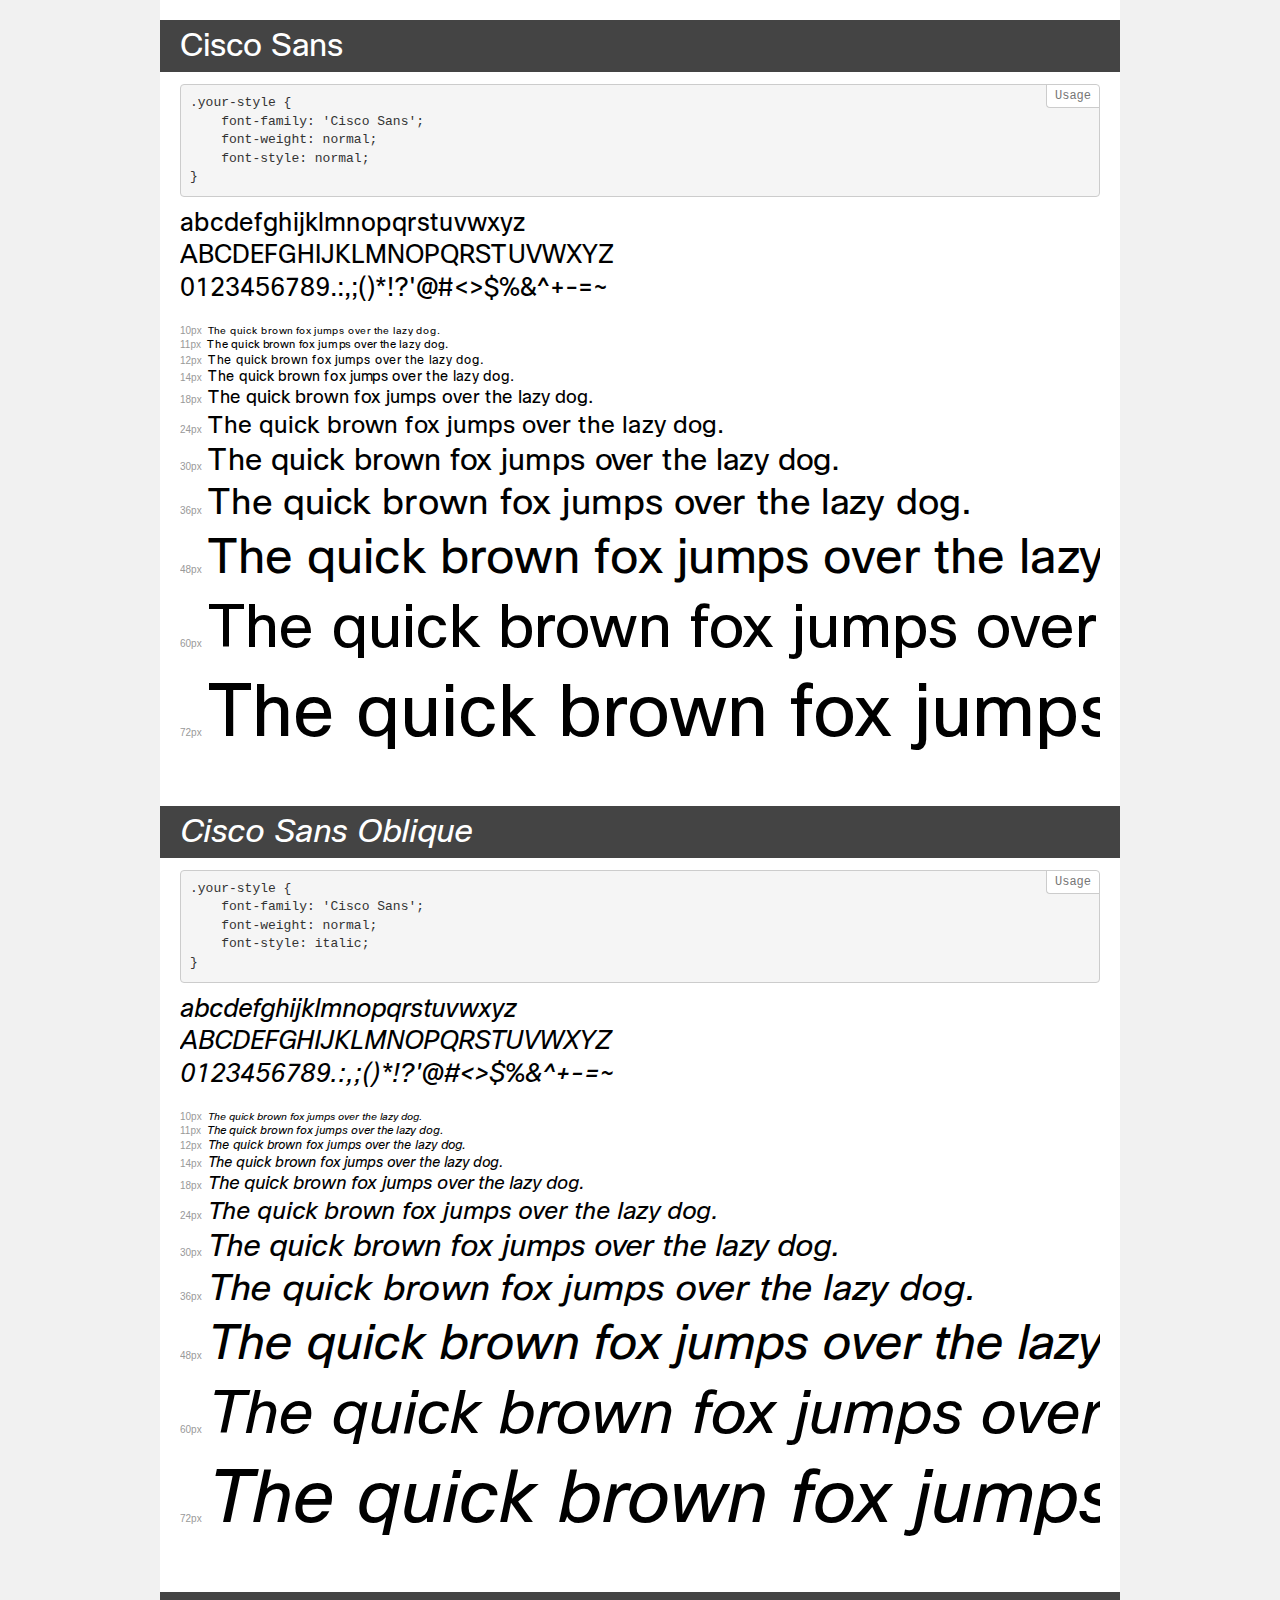
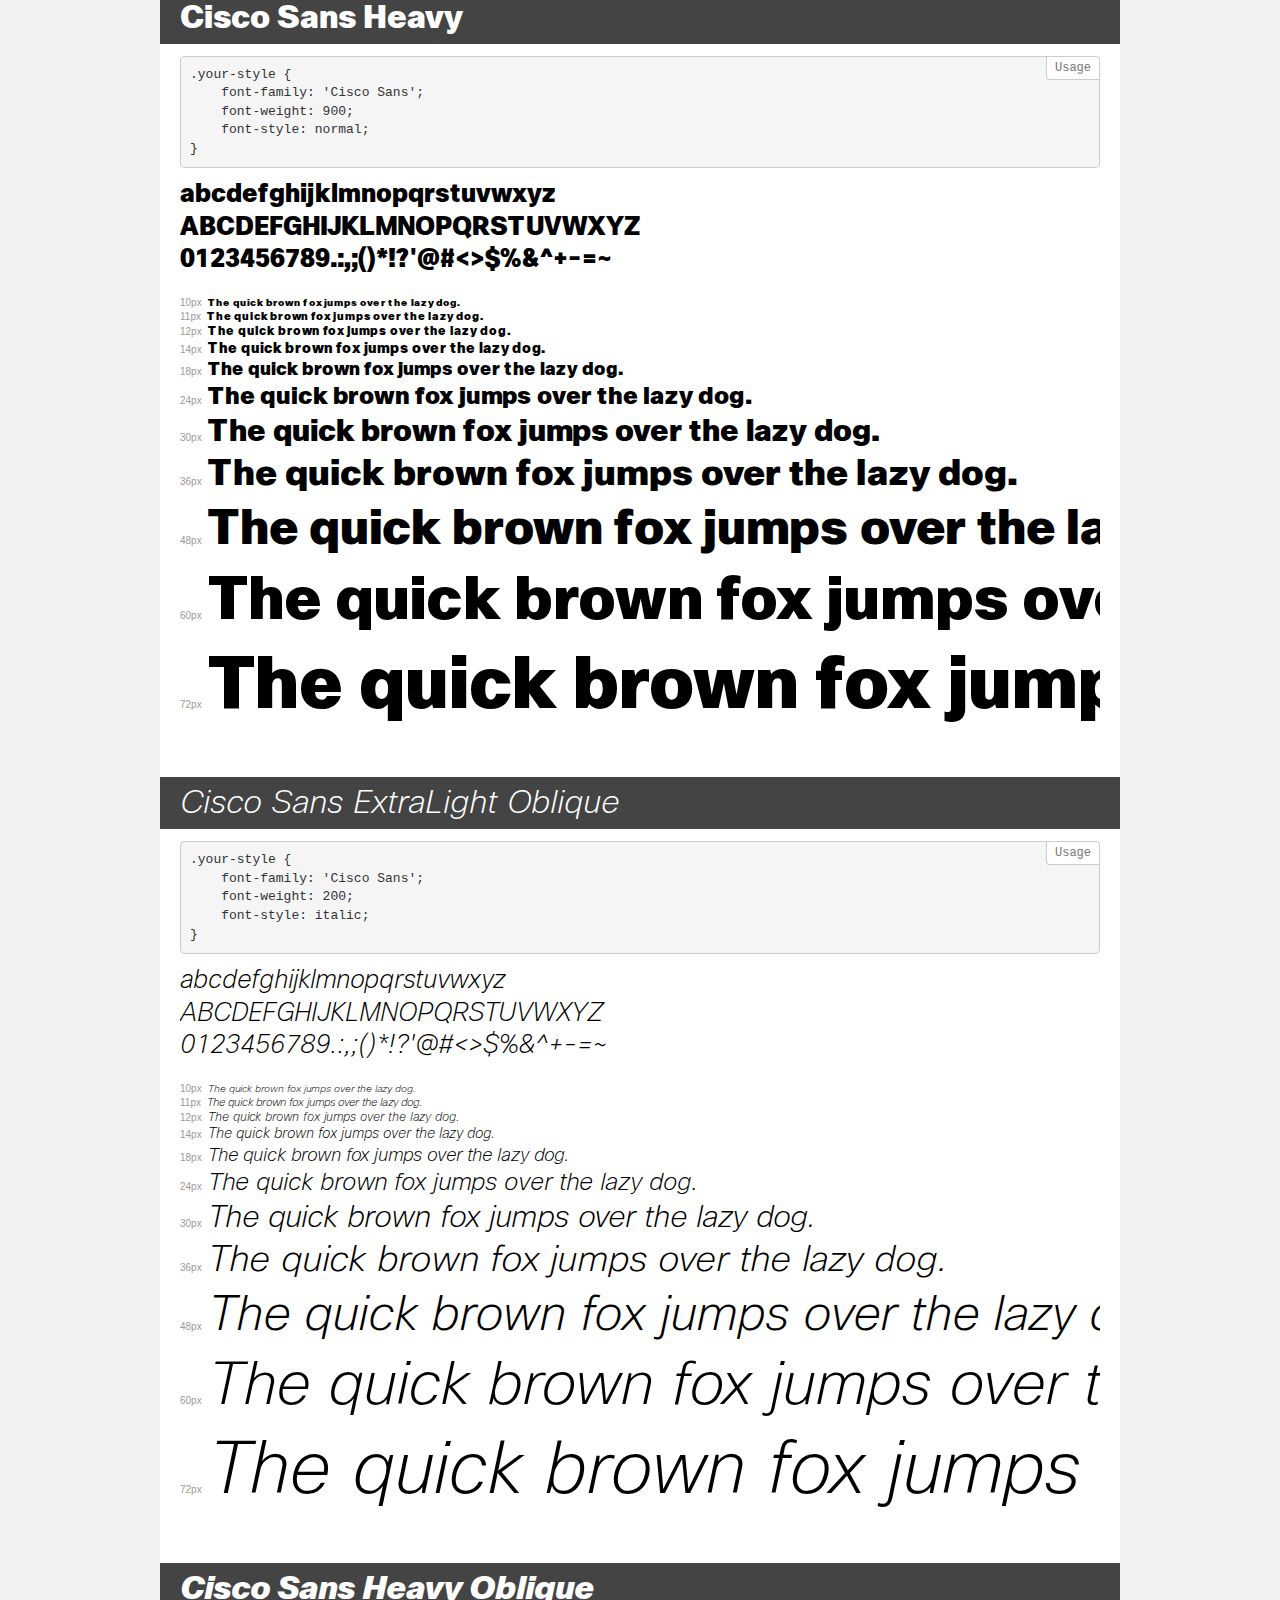
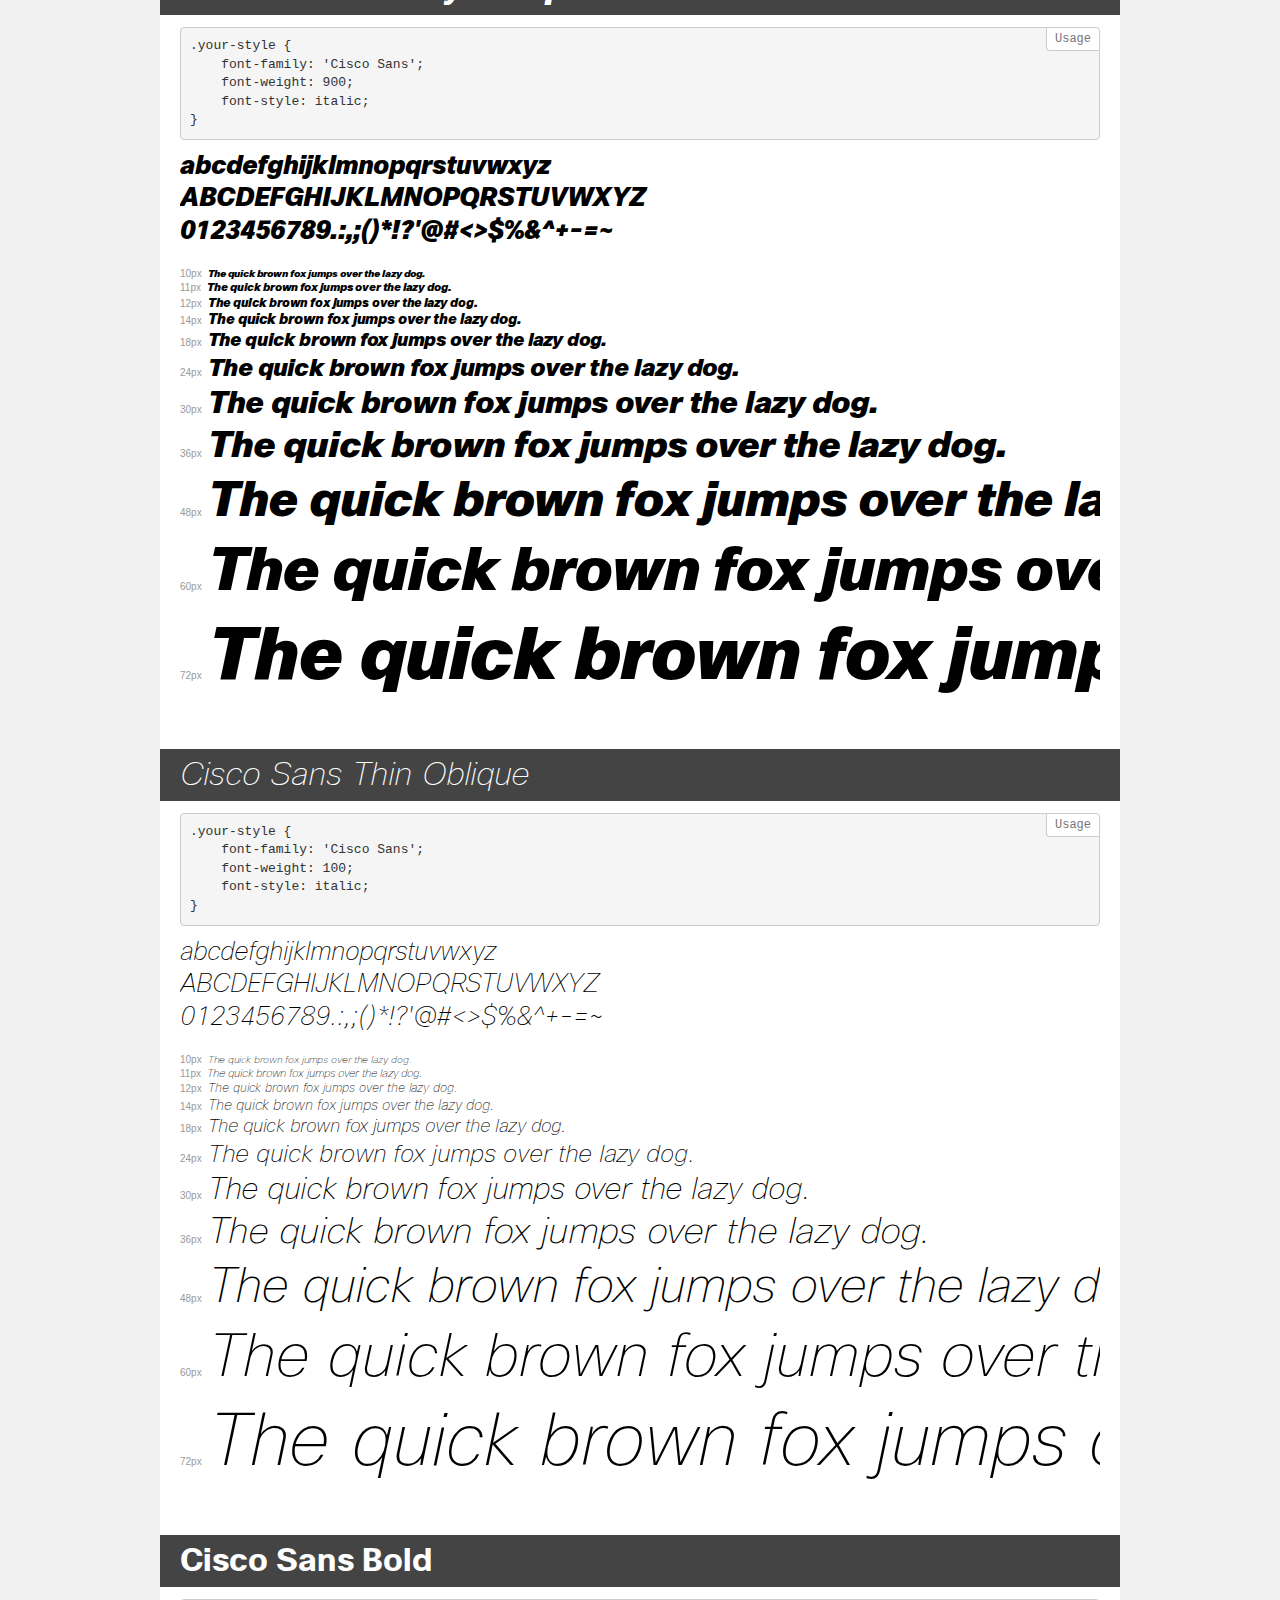
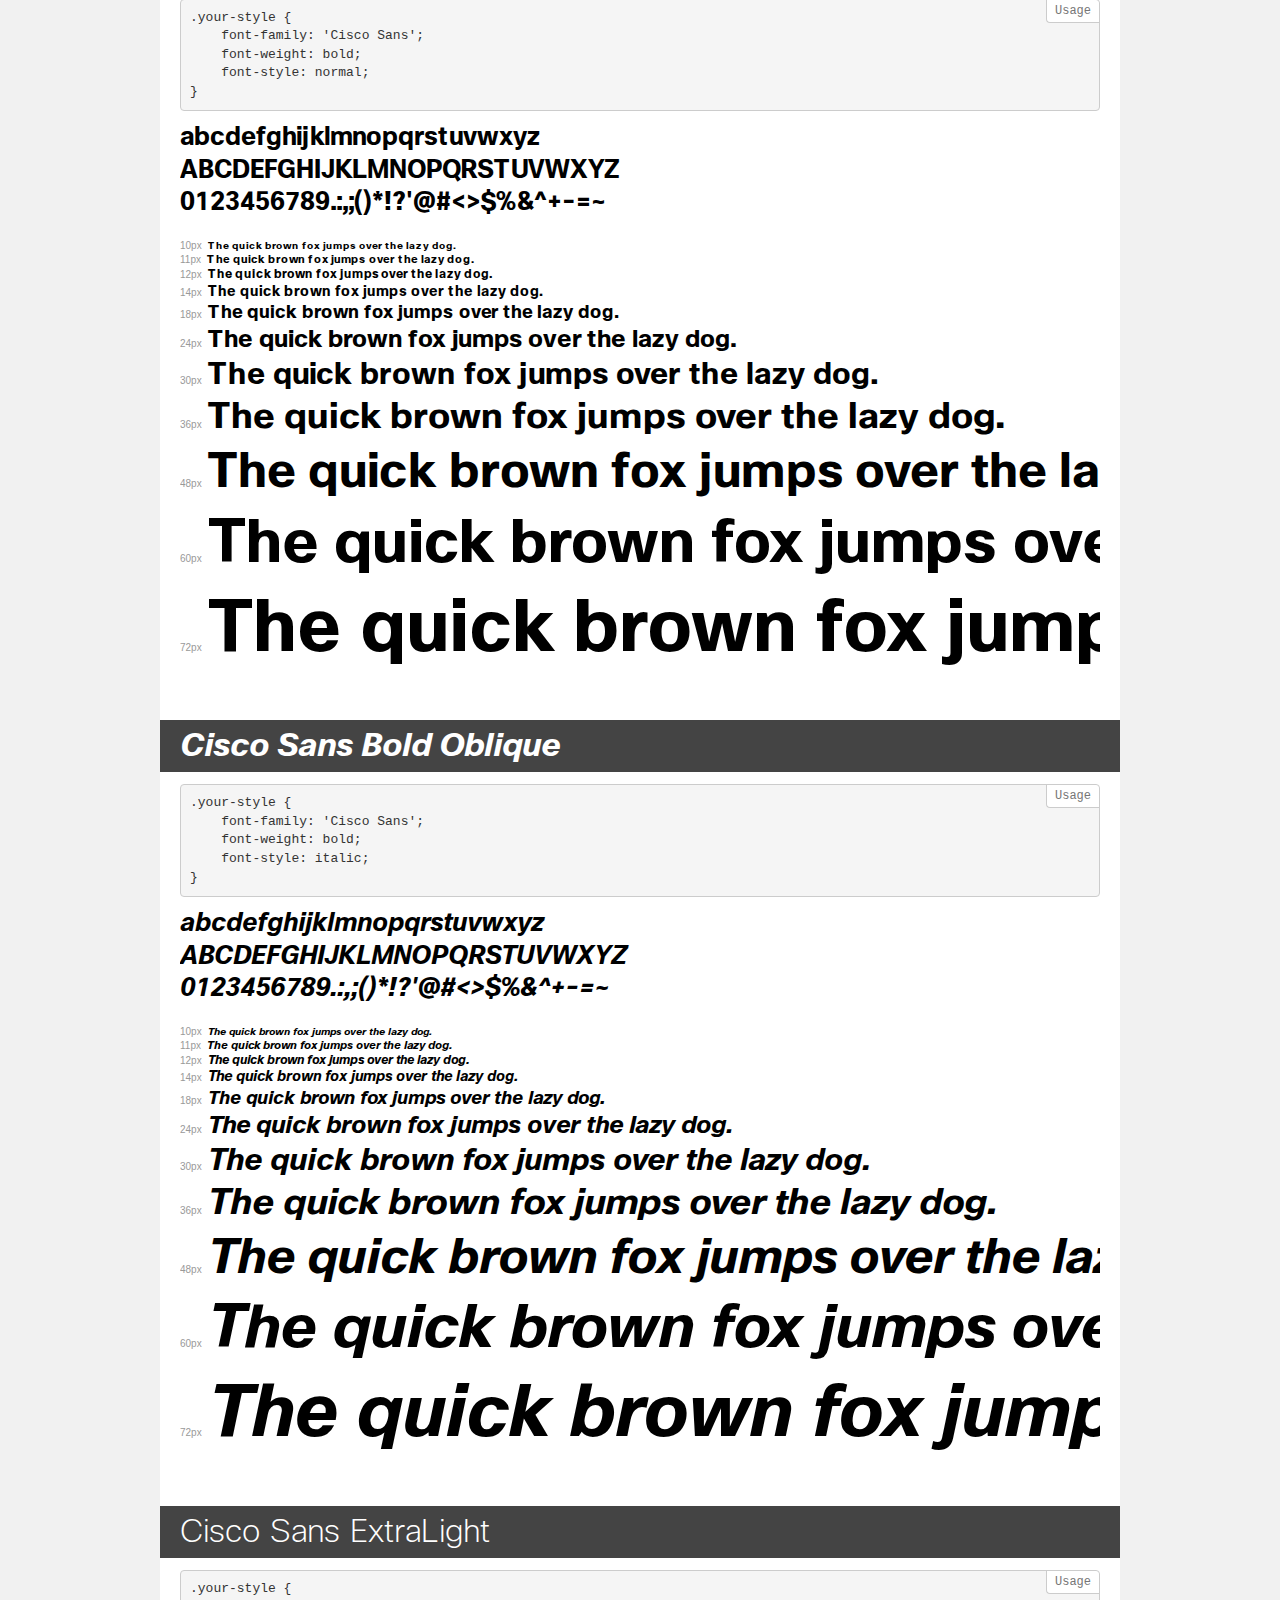
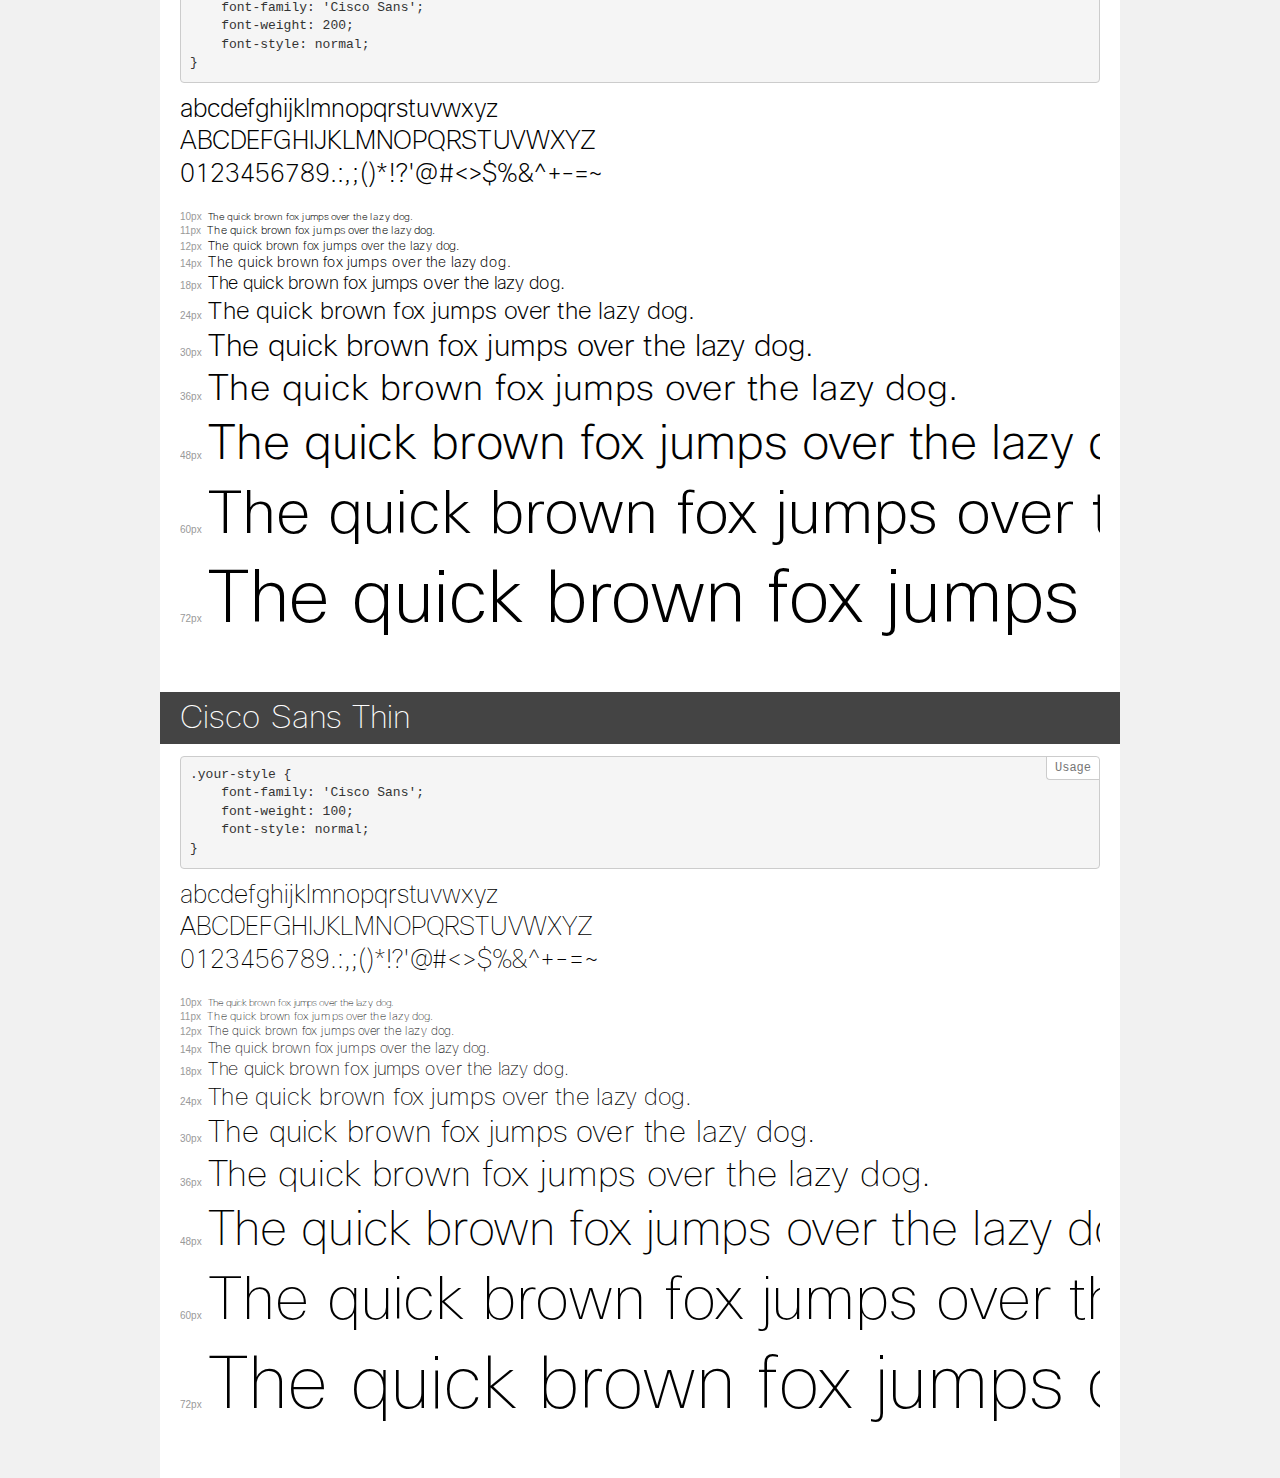
<file: fonts/cisco/demo.html>
<!DOCTYPE html>
<html>
<head>
    <meta charset="utf-8">
    <meta http-equiv="X-UA-Compatible" content="IE=edge">
    <meta name="viewport" content="width=device-width, initial-scale=1">
    <meta name="robots" content="noindex, noarchive">
    <meta name="format-detection" content="telephone=no">
    <title>Transfonter demo</title>
    <link href="stylesheet.css" rel="stylesheet">
    <style>
        /*
        http://meyerweb.com/eric/tools/css/reset/
        v2.0 | 20110126
        License: none (public domain)
        */
        html, body, div, span, applet, object, iframe,
        h1, h2, h3, h4, h5, h6, p, blockquote, pre,
        a, abbr, acronym, address, big, cite, code,
        del, dfn, em, img, ins, kbd, q, s, samp,
        small, strike, strong, sub, sup, tt, var,
        b, u, i, center,
        dl, dt, dd, ol, ul, li,
        fieldset, form, label, legend,
        table, caption, tbody, tfoot, thead, tr, th, td,
        article, aside, canvas, details, embed,
        figure, figcaption, footer, header, hgroup,
        menu, nav, output, ruby, section, summary,
        time, mark, audio, video {
            margin: 0;
            padding: 0;
            border: 0;
            font-size: 100%;
            font: inherit;
            vertical-align: baseline;
        }
        /* HTML5 display-role reset for older browsers */
        article, aside, details, figcaption, figure,
        footer, header, hgroup, menu, nav, section {
            display: block;
        }
        body {
            line-height: 1;
        }
        ol, ul {
            list-style: none;
        }
        blockquote, q {
            quotes: none;
        }
        blockquote:before, blockquote:after,
        q:before, q:after {
            content: '';
            content: none;
        }
        table {
            border-collapse: collapse;
            border-spacing: 0;
        }
        /* common styles */
        body {
            background: #f1f1f1;
            color: #000;
        }
        .page {
            background: #fff;
            width: 920px;
            margin: 0 auto;
            padding: 20px 20px 0 20px;
            overflow: hidden;
        }
        .font-container {
            overflow-x: auto;
            overflow-y: hidden;
            margin-bottom: 40px;
            line-height: 1.3;
            white-space: nowrap;
            padding-bottom: 5px;
        }
        h1 {
            position: relative;
            background: #444;
            font-size: 32px;
            color: #fff;
            padding: 10px 20px;
            margin: 0 -20px 12px -20px;
        }
        .letters {
            font-size: 25px;
            margin-bottom: 20px;
        }
        .s10:before {
            content: '10px';
        }
        .s11:before {
            content: '11px';
        }
        .s12:before {
            content: '12px';
        }
        .s14:before {
            content: '14px';
        }
        .s18:before {
            content: '18px';
        }
        .s24:before {
            content: '24px';
        }
        .s30:before {
            content: '30px';
        }
        .s36:before {
            content: '36px';
        }
        .s48:before {
            content: '48px';
        }
        .s60:before {
            content: '60px';
        }
        .s72:before {
            content: '72px';
        }
        .s10:before, .s11:before, .s12:before, .s14:before,
        .s18:before, .s24:before, .s30:before, .s36:before,
        .s48:before, .s60:before, .s72:before {
            font-family: Arial, sans-serif;
            font-size: 10px;
            font-weight: normal;
            font-style: normal;
            color: #999;
            padding-right: 6px;
        }
        pre {
            display: block;
            position: relative;
            padding: 9px;
            margin: 0 0 10px;
            font-family: Monaco, Menlo, Consolas, "Courier New", monospace !important;
            font-size: 13px;
            line-height: 1.428571429;
            color: #333;
            font-weight: normal !important;
            font-style: normal !important;
            background-color: #f5f5f5;
            border: 1px solid #ccc;
            overflow-x: auto;
            border-radius: 4px;
        }
        pre:after {
            display: block;
            position: absolute;
            right: 0;
            top: 0;
            content: 'Usage';
            line-height: 1;
            padding: 5px 8px;
            font-size: 12px;
            color: #767676;
            background-color: #fff;
            border: 1px solid #ccc;
            border-right: none;
            border-top: none;
            border-radius: 0 4px 0 4px;
            z-index: 10;
        }
        /* responsive */
        @media (max-width: 959px) {
            .page {
                width: auto;
                margin: 0;
            }
        }
    </style>
</head>
<body>
<div class="page">
    <div class="demo" style="font-family: 'Cisco Sans'; font-weight: normal; font-style: normal;">
        <h1>Cisco Sans</h1>
        <pre>.your-style {
    font-family: 'Cisco Sans';
    font-weight: normal;
    font-style: normal;
}</pre>
        <div class="font-container">
            <p class="letters">
                abcdefghijklmnopqrstuvwxyz<br>
ABCDEFGHIJKLMNOPQRSTUVWXYZ<br>
                0123456789.:,;()*!?'@#<>$%&^+-=~
            </p>
            <p class="s10" style="font-size: 10px;">The quick brown fox jumps over the lazy dog.</p>
            <p class="s11" style="font-size: 11px;">The quick brown fox jumps over the lazy dog.</p>
            <p class="s12" style="font-size: 12px;">The quick brown fox jumps over the lazy dog.</p>
            <p class="s14" style="font-size: 14px;">The quick brown fox jumps over the lazy dog.</p>
            <p class="s18" style="font-size: 18px;">The quick brown fox jumps over the lazy dog.</p>
            <p class="s24" style="font-size: 24px;">The quick brown fox jumps over the lazy dog.</p>
            <p class="s30" style="font-size: 30px;">The quick brown fox jumps over the lazy dog.</p>
            <p class="s36" style="font-size: 36px;">The quick brown fox jumps over the lazy dog.</p>
            <p class="s48" style="font-size: 48px;">The quick brown fox jumps over the lazy dog.</p>
            <p class="s60" style="font-size: 60px;">The quick brown fox jumps over the lazy dog.</p>
            <p class="s72" style="font-size: 72px;">The quick brown fox jumps over the lazy dog.</p>
        </div>
    </div>
    <div class="demo" style="font-family: 'Cisco Sans'; font-weight: normal; font-style: italic;">
        <h1>Cisco Sans Oblique</h1>
        <pre>.your-style {
    font-family: 'Cisco Sans';
    font-weight: normal;
    font-style: italic;
}</pre>
        <div class="font-container">
            <p class="letters">
                abcdefghijklmnopqrstuvwxyz<br>
ABCDEFGHIJKLMNOPQRSTUVWXYZ<br>
                0123456789.:,;()*!?'@#<>$%&^+-=~
            </p>
            <p class="s10" style="font-size: 10px;">The quick brown fox jumps over the lazy dog.</p>
            <p class="s11" style="font-size: 11px;">The quick brown fox jumps over the lazy dog.</p>
            <p class="s12" style="font-size: 12px;">The quick brown fox jumps over the lazy dog.</p>
            <p class="s14" style="font-size: 14px;">The quick brown fox jumps over the lazy dog.</p>
            <p class="s18" style="font-size: 18px;">The quick brown fox jumps over the lazy dog.</p>
            <p class="s24" style="font-size: 24px;">The quick brown fox jumps over the lazy dog.</p>
            <p class="s30" style="font-size: 30px;">The quick brown fox jumps over the lazy dog.</p>
            <p class="s36" style="font-size: 36px;">The quick brown fox jumps over the lazy dog.</p>
            <p class="s48" style="font-size: 48px;">The quick brown fox jumps over the lazy dog.</p>
            <p class="s60" style="font-size: 60px;">The quick brown fox jumps over the lazy dog.</p>
            <p class="s72" style="font-size: 72px;">The quick brown fox jumps over the lazy dog.</p>
        </div>
    </div>
    <div class="demo" style="font-family: 'Cisco Sans'; font-weight: 900; font-style: normal;">
        <h1>Cisco Sans Heavy</h1>
        <pre>.your-style {
    font-family: 'Cisco Sans';
    font-weight: 900;
    font-style: normal;
}</pre>
        <div class="font-container">
            <p class="letters">
                abcdefghijklmnopqrstuvwxyz<br>
ABCDEFGHIJKLMNOPQRSTUVWXYZ<br>
                0123456789.:,;()*!?'@#<>$%&^+-=~
            </p>
            <p class="s10" style="font-size: 10px;">The quick brown fox jumps over the lazy dog.</p>
            <p class="s11" style="font-size: 11px;">The quick brown fox jumps over the lazy dog.</p>
            <p class="s12" style="font-size: 12px;">The quick brown fox jumps over the lazy dog.</p>
            <p class="s14" style="font-size: 14px;">The quick brown fox jumps over the lazy dog.</p>
            <p class="s18" style="font-size: 18px;">The quick brown fox jumps over the lazy dog.</p>
            <p class="s24" style="font-size: 24px;">The quick brown fox jumps over the lazy dog.</p>
            <p class="s30" style="font-size: 30px;">The quick brown fox jumps over the lazy dog.</p>
            <p class="s36" style="font-size: 36px;">The quick brown fox jumps over the lazy dog.</p>
            <p class="s48" style="font-size: 48px;">The quick brown fox jumps over the lazy dog.</p>
            <p class="s60" style="font-size: 60px;">The quick brown fox jumps over the lazy dog.</p>
            <p class="s72" style="font-size: 72px;">The quick brown fox jumps over the lazy dog.</p>
        </div>
    </div>
    <div class="demo" style="font-family: 'Cisco Sans'; font-weight: 200; font-style: italic;">
        <h1>Cisco Sans ExtraLight Oblique</h1>
        <pre>.your-style {
    font-family: 'Cisco Sans';
    font-weight: 200;
    font-style: italic;
}</pre>
        <div class="font-container">
            <p class="letters">
                abcdefghijklmnopqrstuvwxyz<br>
ABCDEFGHIJKLMNOPQRSTUVWXYZ<br>
                0123456789.:,;()*!?'@#<>$%&^+-=~
            </p>
            <p class="s10" style="font-size: 10px;">The quick brown fox jumps over the lazy dog.</p>
            <p class="s11" style="font-size: 11px;">The quick brown fox jumps over the lazy dog.</p>
            <p class="s12" style="font-size: 12px;">The quick brown fox jumps over the lazy dog.</p>
            <p class="s14" style="font-size: 14px;">The quick brown fox jumps over the lazy dog.</p>
            <p class="s18" style="font-size: 18px;">The quick brown fox jumps over the lazy dog.</p>
            <p class="s24" style="font-size: 24px;">The quick brown fox jumps over the lazy dog.</p>
            <p class="s30" style="font-size: 30px;">The quick brown fox jumps over the lazy dog.</p>
            <p class="s36" style="font-size: 36px;">The quick brown fox jumps over the lazy dog.</p>
            <p class="s48" style="font-size: 48px;">The quick brown fox jumps over the lazy dog.</p>
            <p class="s60" style="font-size: 60px;">The quick brown fox jumps over the lazy dog.</p>
            <p class="s72" style="font-size: 72px;">The quick brown fox jumps over the lazy dog.</p>
        </div>
    </div>
    <div class="demo" style="font-family: 'Cisco Sans'; font-weight: 900; font-style: italic;">
        <h1>Cisco Sans Heavy Oblique</h1>
        <pre>.your-style {
    font-family: 'Cisco Sans';
    font-weight: 900;
    font-style: italic;
}</pre>
        <div class="font-container">
            <p class="letters">
                abcdefghijklmnopqrstuvwxyz<br>
ABCDEFGHIJKLMNOPQRSTUVWXYZ<br>
                0123456789.:,;()*!?'@#<>$%&^+-=~
            </p>
            <p class="s10" style="font-size: 10px;">The quick brown fox jumps over the lazy dog.</p>
            <p class="s11" style="font-size: 11px;">The quick brown fox jumps over the lazy dog.</p>
            <p class="s12" style="font-size: 12px;">The quick brown fox jumps over the lazy dog.</p>
            <p class="s14" style="font-size: 14px;">The quick brown fox jumps over the lazy dog.</p>
            <p class="s18" style="font-size: 18px;">The quick brown fox jumps over the lazy dog.</p>
            <p class="s24" style="font-size: 24px;">The quick brown fox jumps over the lazy dog.</p>
            <p class="s30" style="font-size: 30px;">The quick brown fox jumps over the lazy dog.</p>
            <p class="s36" style="font-size: 36px;">The quick brown fox jumps over the lazy dog.</p>
            <p class="s48" style="font-size: 48px;">The quick brown fox jumps over the lazy dog.</p>
            <p class="s60" style="font-size: 60px;">The quick brown fox jumps over the lazy dog.</p>
            <p class="s72" style="font-size: 72px;">The quick brown fox jumps over the lazy dog.</p>
        </div>
    </div>
    <div class="demo" style="font-family: 'Cisco Sans'; font-weight: 100; font-style: italic;">
        <h1>Cisco Sans Thin Oblique</h1>
        <pre>.your-style {
    font-family: 'Cisco Sans';
    font-weight: 100;
    font-style: italic;
}</pre>
        <div class="font-container">
            <p class="letters">
                abcdefghijklmnopqrstuvwxyz<br>
ABCDEFGHIJKLMNOPQRSTUVWXYZ<br>
                0123456789.:,;()*!?'@#<>$%&^+-=~
            </p>
            <p class="s10" style="font-size: 10px;">The quick brown fox jumps over the lazy dog.</p>
            <p class="s11" style="font-size: 11px;">The quick brown fox jumps over the lazy dog.</p>
            <p class="s12" style="font-size: 12px;">The quick brown fox jumps over the lazy dog.</p>
            <p class="s14" style="font-size: 14px;">The quick brown fox jumps over the lazy dog.</p>
            <p class="s18" style="font-size: 18px;">The quick brown fox jumps over the lazy dog.</p>
            <p class="s24" style="font-size: 24px;">The quick brown fox jumps over the lazy dog.</p>
            <p class="s30" style="font-size: 30px;">The quick brown fox jumps over the lazy dog.</p>
            <p class="s36" style="font-size: 36px;">The quick brown fox jumps over the lazy dog.</p>
            <p class="s48" style="font-size: 48px;">The quick brown fox jumps over the lazy dog.</p>
            <p class="s60" style="font-size: 60px;">The quick brown fox jumps over the lazy dog.</p>
            <p class="s72" style="font-size: 72px;">The quick brown fox jumps over the lazy dog.</p>
        </div>
    </div>
    <div class="demo" style="font-family: 'Cisco Sans'; font-weight: bold; font-style: normal;">
        <h1>Cisco Sans Bold</h1>
        <pre>.your-style {
    font-family: 'Cisco Sans';
    font-weight: bold;
    font-style: normal;
}</pre>
        <div class="font-container">
            <p class="letters">
                abcdefghijklmnopqrstuvwxyz<br>
ABCDEFGHIJKLMNOPQRSTUVWXYZ<br>
                0123456789.:,;()*!?'@#<>$%&^+-=~
            </p>
            <p class="s10" style="font-size: 10px;">The quick brown fox jumps over the lazy dog.</p>
            <p class="s11" style="font-size: 11px;">The quick brown fox jumps over the lazy dog.</p>
            <p class="s12" style="font-size: 12px;">The quick brown fox jumps over the lazy dog.</p>
            <p class="s14" style="font-size: 14px;">The quick brown fox jumps over the lazy dog.</p>
            <p class="s18" style="font-size: 18px;">The quick brown fox jumps over the lazy dog.</p>
            <p class="s24" style="font-size: 24px;">The quick brown fox jumps over the lazy dog.</p>
            <p class="s30" style="font-size: 30px;">The quick brown fox jumps over the lazy dog.</p>
            <p class="s36" style="font-size: 36px;">The quick brown fox jumps over the lazy dog.</p>
            <p class="s48" style="font-size: 48px;">The quick brown fox jumps over the lazy dog.</p>
            <p class="s60" style="font-size: 60px;">The quick brown fox jumps over the lazy dog.</p>
            <p class="s72" style="font-size: 72px;">The quick brown fox jumps over the lazy dog.</p>
        </div>
    </div>
    <div class="demo" style="font-family: 'Cisco Sans'; font-weight: bold; font-style: italic;">
        <h1>Cisco Sans Bold Oblique</h1>
        <pre>.your-style {
    font-family: 'Cisco Sans';
    font-weight: bold;
    font-style: italic;
}</pre>
        <div class="font-container">
            <p class="letters">
                abcdefghijklmnopqrstuvwxyz<br>
ABCDEFGHIJKLMNOPQRSTUVWXYZ<br>
                0123456789.:,;()*!?'@#<>$%&^+-=~
            </p>
            <p class="s10" style="font-size: 10px;">The quick brown fox jumps over the lazy dog.</p>
            <p class="s11" style="font-size: 11px;">The quick brown fox jumps over the lazy dog.</p>
            <p class="s12" style="font-size: 12px;">The quick brown fox jumps over the lazy dog.</p>
            <p class="s14" style="font-size: 14px;">The quick brown fox jumps over the lazy dog.</p>
            <p class="s18" style="font-size: 18px;">The quick brown fox jumps over the lazy dog.</p>
            <p class="s24" style="font-size: 24px;">The quick brown fox jumps over the lazy dog.</p>
            <p class="s30" style="font-size: 30px;">The quick brown fox jumps over the lazy dog.</p>
            <p class="s36" style="font-size: 36px;">The quick brown fox jumps over the lazy dog.</p>
            <p class="s48" style="font-size: 48px;">The quick brown fox jumps over the lazy dog.</p>
            <p class="s60" style="font-size: 60px;">The quick brown fox jumps over the lazy dog.</p>
            <p class="s72" style="font-size: 72px;">The quick brown fox jumps over the lazy dog.</p>
        </div>
    </div>
    <div class="demo" style="font-family: 'Cisco Sans'; font-weight: 200; font-style: normal;">
        <h1>Cisco Sans ExtraLight</h1>
        <pre>.your-style {
    font-family: 'Cisco Sans';
    font-weight: 200;
    font-style: normal;
}</pre>
        <div class="font-container">
            <p class="letters">
                abcdefghijklmnopqrstuvwxyz<br>
ABCDEFGHIJKLMNOPQRSTUVWXYZ<br>
                0123456789.:,;()*!?'@#<>$%&^+-=~
            </p>
            <p class="s10" style="font-size: 10px;">The quick brown fox jumps over the lazy dog.</p>
            <p class="s11" style="font-size: 11px;">The quick brown fox jumps over the lazy dog.</p>
            <p class="s12" style="font-size: 12px;">The quick brown fox jumps over the lazy dog.</p>
            <p class="s14" style="font-size: 14px;">The quick brown fox jumps over the lazy dog.</p>
            <p class="s18" style="font-size: 18px;">The quick brown fox jumps over the lazy dog.</p>
            <p class="s24" style="font-size: 24px;">The quick brown fox jumps over the lazy dog.</p>
            <p class="s30" style="font-size: 30px;">The quick brown fox jumps over the lazy dog.</p>
            <p class="s36" style="font-size: 36px;">The quick brown fox jumps over the lazy dog.</p>
            <p class="s48" style="font-size: 48px;">The quick brown fox jumps over the lazy dog.</p>
            <p class="s60" style="font-size: 60px;">The quick brown fox jumps over the lazy dog.</p>
            <p class="s72" style="font-size: 72px;">The quick brown fox jumps over the lazy dog.</p>
        </div>
    </div>
    <div class="demo" style="font-family: 'Cisco Sans'; font-weight: 100; font-style: normal;">
        <h1>Cisco Sans Thin</h1>
        <pre>.your-style {
    font-family: 'Cisco Sans';
    font-weight: 100;
    font-style: normal;
}</pre>
        <div class="font-container">
            <p class="letters">
                abcdefghijklmnopqrstuvwxyz<br>
ABCDEFGHIJKLMNOPQRSTUVWXYZ<br>
                0123456789.:,;()*!?'@#<>$%&^+-=~
            </p>
            <p class="s10" style="font-size: 10px;">The quick brown fox jumps over the lazy dog.</p>
            <p class="s11" style="font-size: 11px;">The quick brown fox jumps over the lazy dog.</p>
            <p class="s12" style="font-size: 12px;">The quick brown fox jumps over the lazy dog.</p>
            <p class="s14" style="font-size: 14px;">The quick brown fox jumps over the lazy dog.</p>
            <p class="s18" style="font-size: 18px;">The quick brown fox jumps over the lazy dog.</p>
            <p class="s24" style="font-size: 24px;">The quick brown fox jumps over the lazy dog.</p>
            <p class="s30" style="font-size: 30px;">The quick brown fox jumps over the lazy dog.</p>
            <p class="s36" style="font-size: 36px;">The quick brown fox jumps over the lazy dog.</p>
            <p class="s48" style="font-size: 48px;">The quick brown fox jumps over the lazy dog.</p>
            <p class="s60" style="font-size: 60px;">The quick brown fox jumps over the lazy dog.</p>
            <p class="s72" style="font-size: 72px;">The quick brown fox jumps over the lazy dog.</p>
        </div>
    </div>
</div>
</body>
</html>
</file>
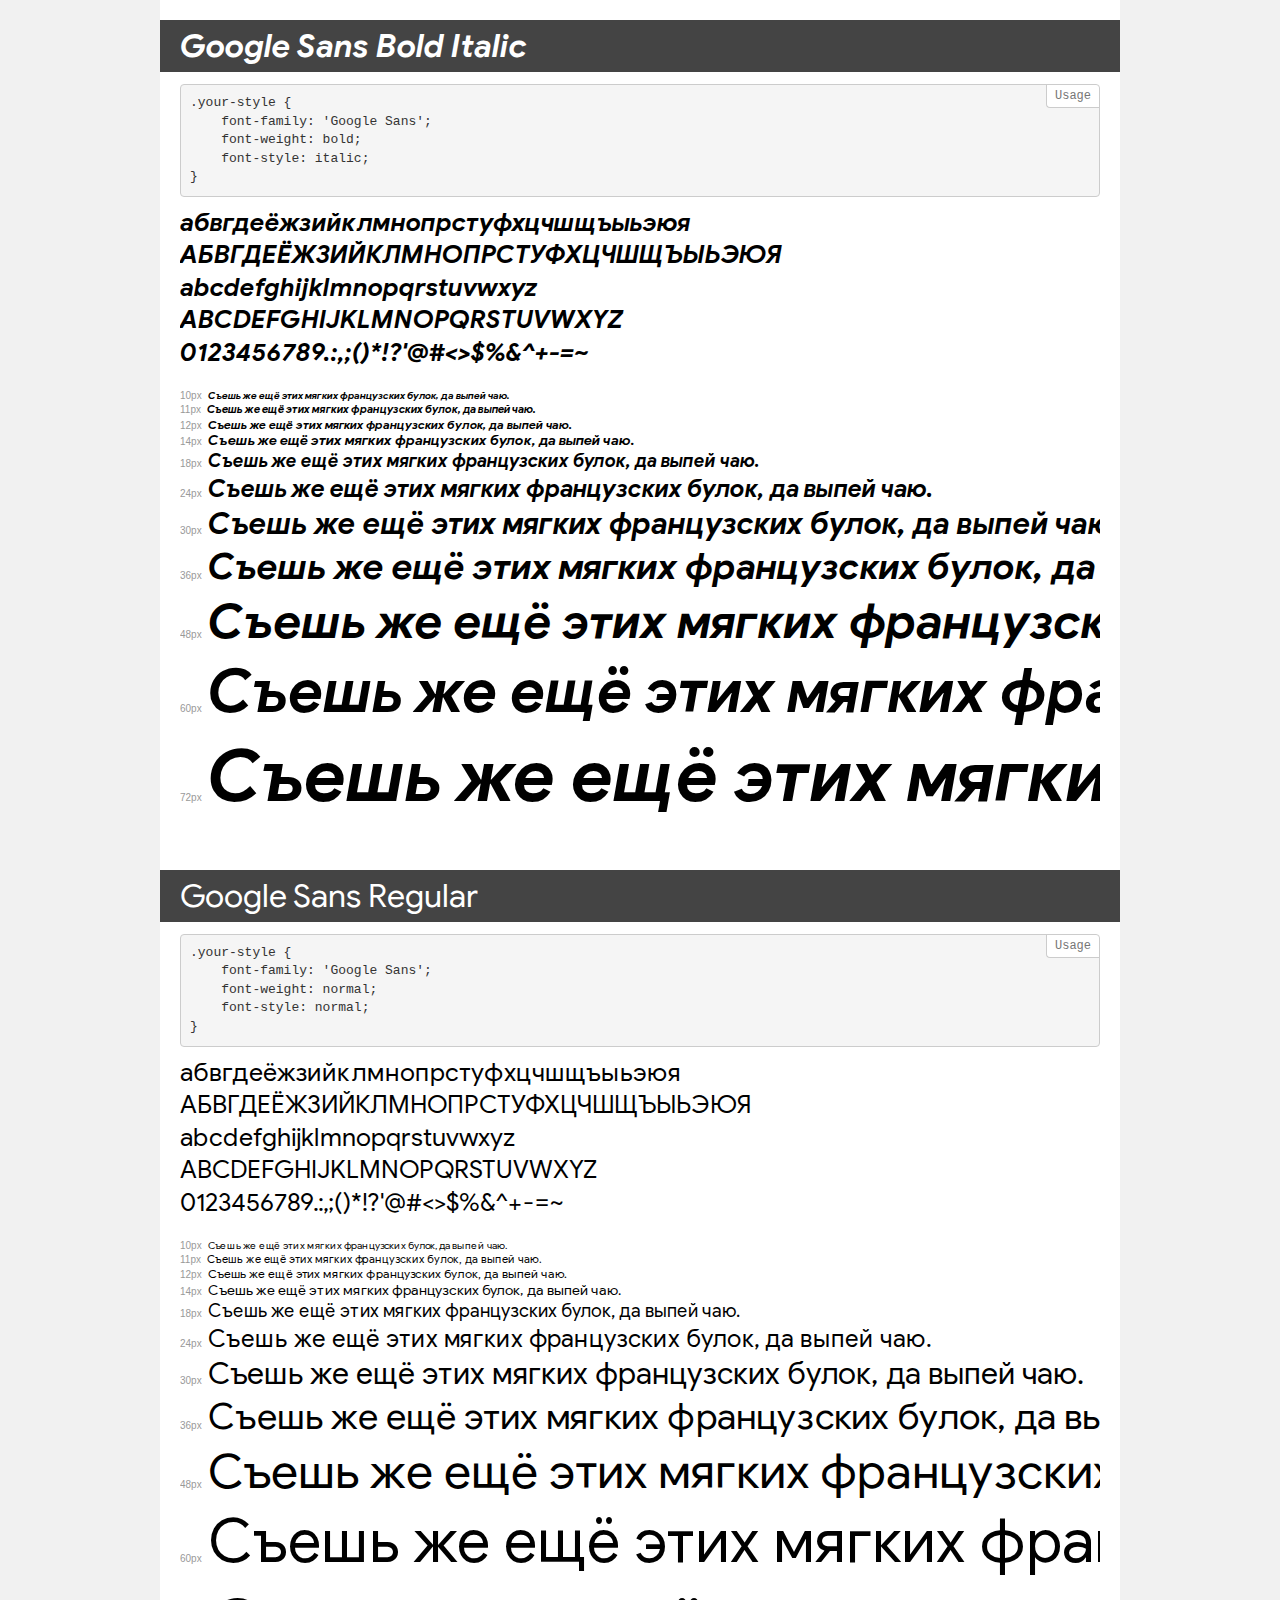
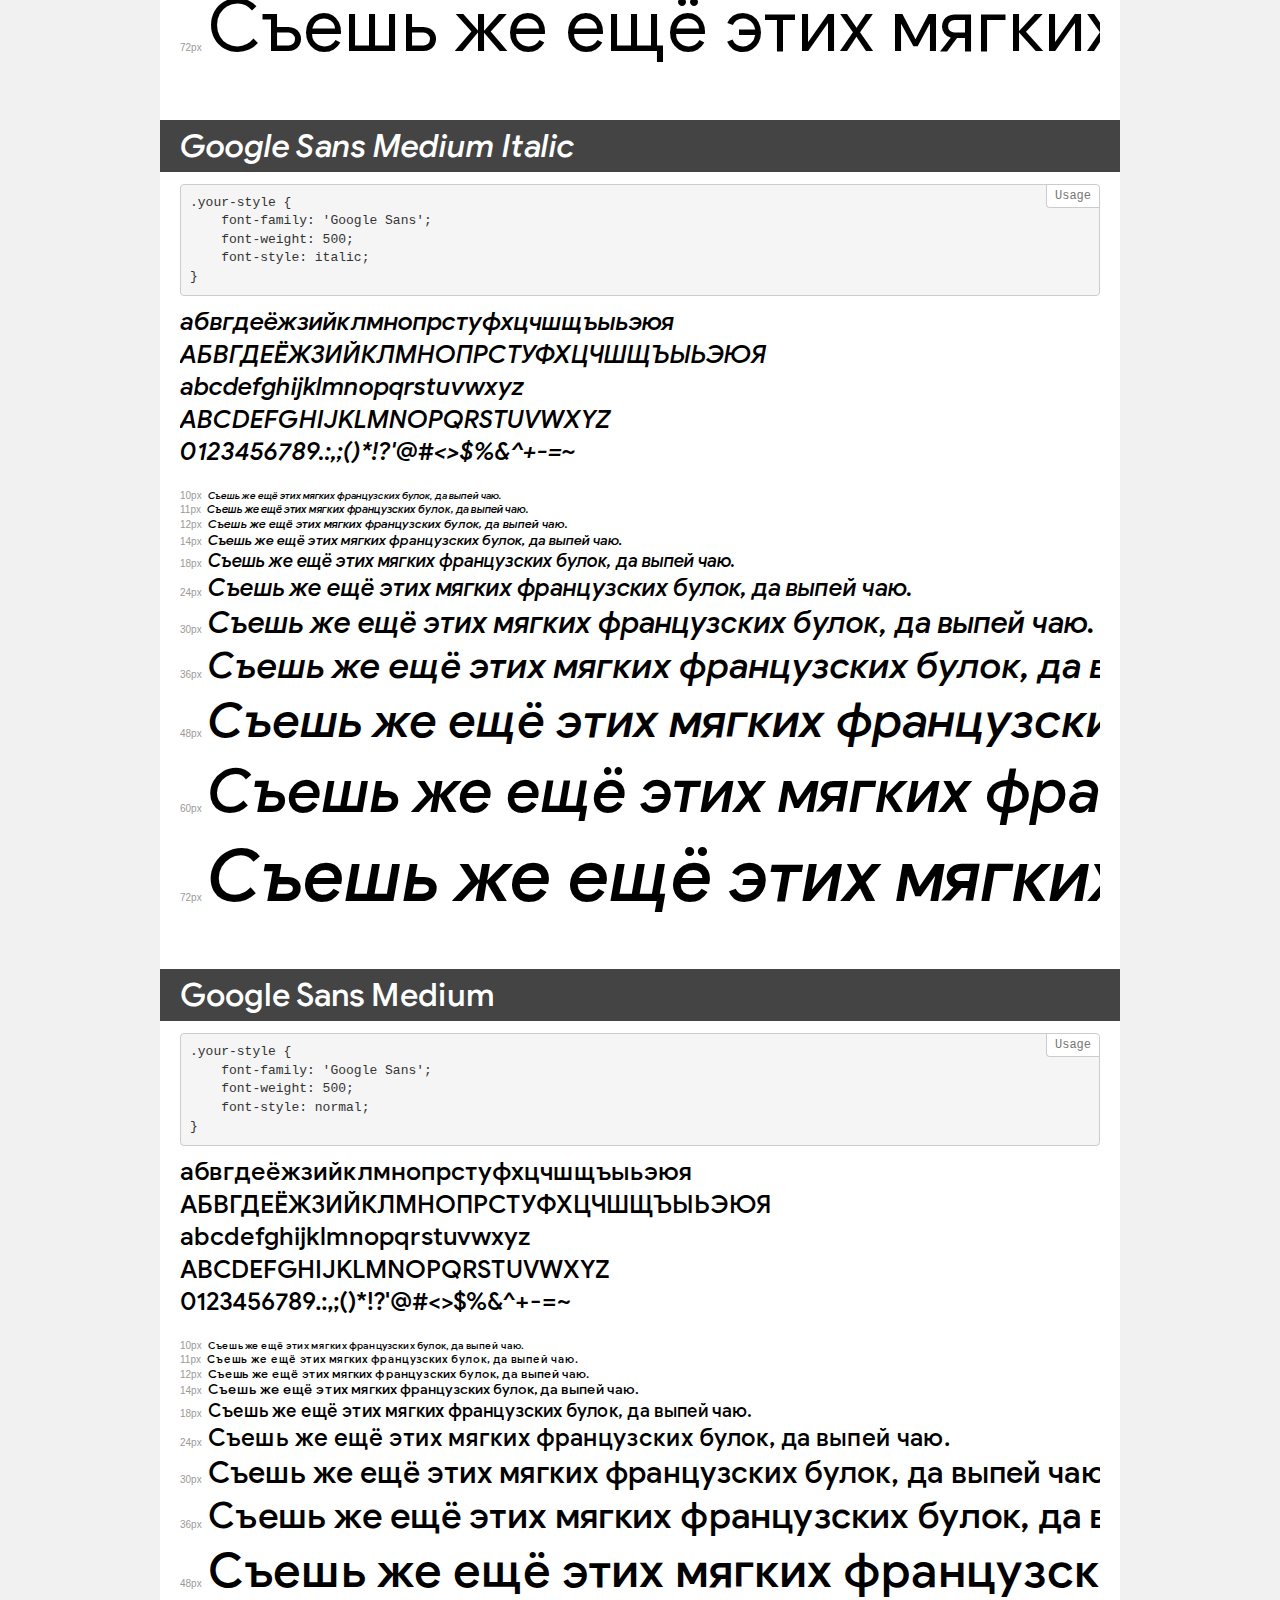
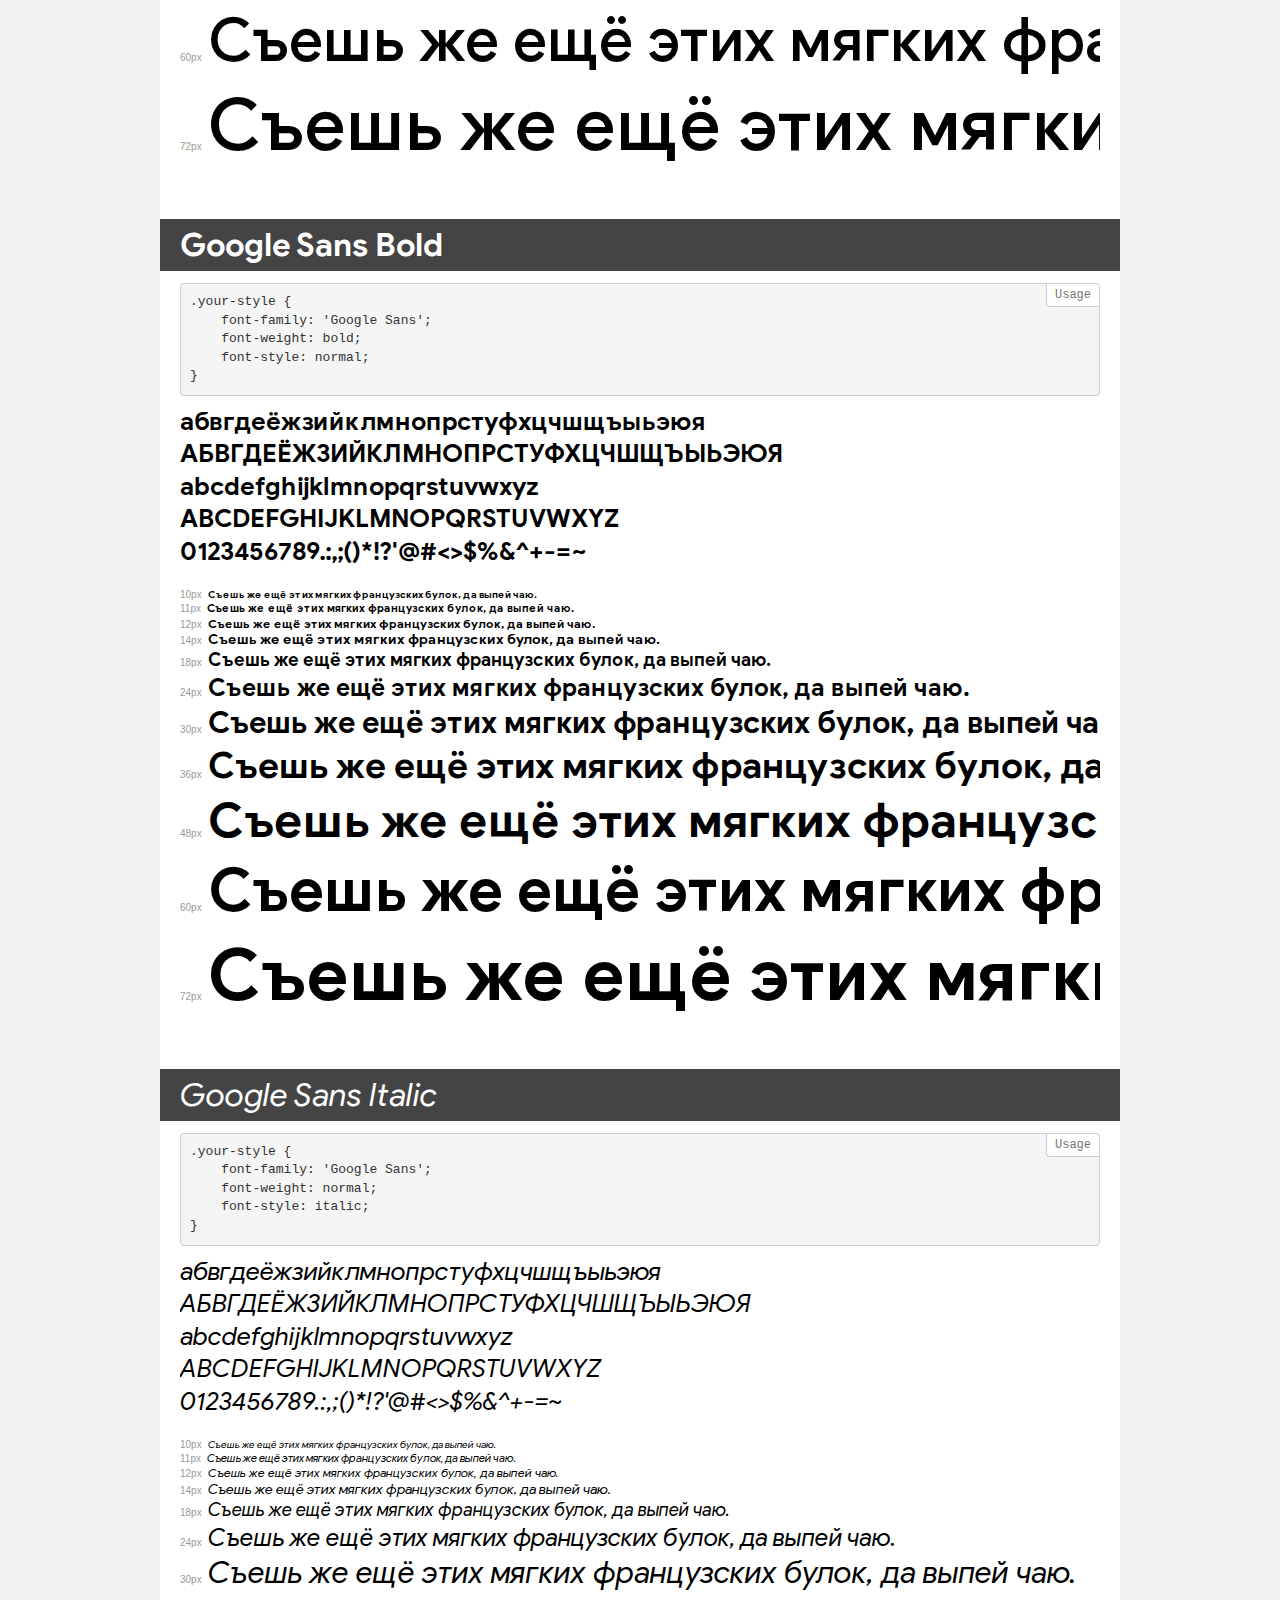
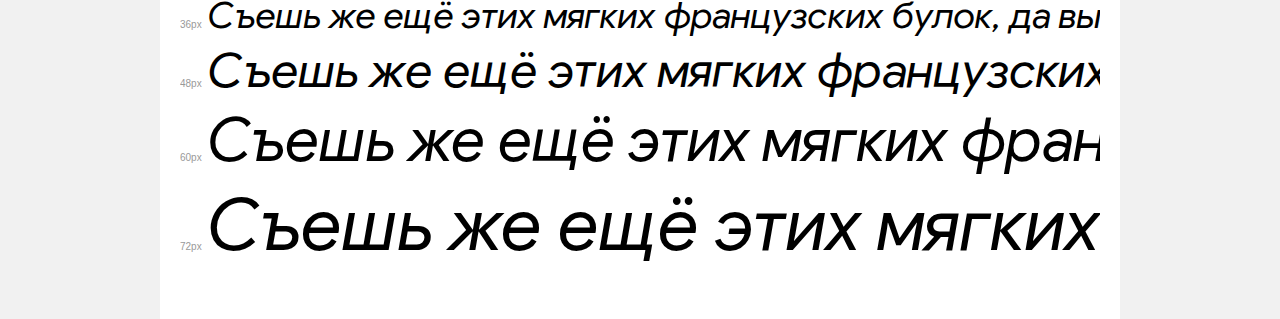
<file: fonts/GS/demo.html>
<!DOCTYPE html>
<html>
<head>
    <meta charset="utf-8">
    <meta http-equiv="X-UA-Compatible" content="IE=edge">
    <meta name="viewport" content="width=device-width, initial-scale=1">
    <meta name="robots" content="noindex, noarchive">
    <meta name="format-detection" content="telephone=no">
    <title>Transfonter demo</title>
    <link href="stylesheet.css" rel="stylesheet">
    <style>
        /*
        http://meyerweb.com/eric/tools/css/reset/
        v2.0 | 20110126
        License: none (public domain)
        */
        html, body, div, span, applet, object, iframe,
        h1, h2, h3, h4, h5, h6, p, blockquote, pre,
        a, abbr, acronym, address, big, cite, code,
        del, dfn, em, img, ins, kbd, q, s, samp,
        small, strike, strong, sub, sup, tt, var,
        b, u, i, center,
        dl, dt, dd, ol, ul, li,
        fieldset, form, label, legend,
        table, caption, tbody, tfoot, thead, tr, th, td,
        article, aside, canvas, details, embed,
        figure, figcaption, footer, header, hgroup,
        menu, nav, output, ruby, section, summary,
        time, mark, audio, video {
            margin: 0;
            padding: 0;
            border: 0;
            font-size: 100%;
            font: inherit;
            vertical-align: baseline;
        }
        /* HTML5 display-role reset for older browsers */
        article, aside, details, figcaption, figure,
        footer, header, hgroup, menu, nav, section {
            display: block;
        }
        body {
            line-height: 1;
        }
        ol, ul {
            list-style: none;
        }
        blockquote, q {
            quotes: none;
        }
        blockquote:before, blockquote:after,
        q:before, q:after {
            content: '';
            content: none;
        }
        table {
            border-collapse: collapse;
            border-spacing: 0;
        }
        /* common styles */
        body {
            background: #f1f1f1;
            color: #000;
        }
        .page {
            background: #fff;
            width: 920px;
            margin: 0 auto;
            padding: 20px 20px 0 20px;
            overflow: hidden;
        }
        .font-container {
            overflow-x: auto;
            overflow-y: hidden;
            margin-bottom: 40px;
            line-height: 1.3;
            white-space: nowrap;
            padding-bottom: 5px;
        }
        h1 {
            position: relative;
            background: #444;
            font-size: 32px;
            color: #fff;
            padding: 10px 20px;
            margin: 0 -20px 12px -20px;
        }
        .letters {
            font-size: 25px;
            margin-bottom: 20px;
        }
        .s10:before {
            content: '10px';
        }
        .s11:before {
            content: '11px';
        }
        .s12:before {
            content: '12px';
        }
        .s14:before {
            content: '14px';
        }
        .s18:before {
            content: '18px';
        }
        .s24:before {
            content: '24px';
        }
        .s30:before {
            content: '30px';
        }
        .s36:before {
            content: '36px';
        }
        .s48:before {
            content: '48px';
        }
        .s60:before {
            content: '60px';
        }
        .s72:before {
            content: '72px';
        }
        .s10:before, .s11:before, .s12:before, .s14:before,
        .s18:before, .s24:before, .s30:before, .s36:before,
        .s48:before, .s60:before, .s72:before {
            font-family: Arial, sans-serif;
            font-size: 10px;
            font-weight: normal;
            font-style: normal;
            color: #999;
            padding-right: 6px;
        }
        pre {
            display: block;
            position: relative;
            padding: 9px;
            margin: 0 0 10px;
            font-family: Monaco, Menlo, Consolas, "Courier New", monospace !important;
            font-size: 13px;
            line-height: 1.428571429;
            color: #333;
            font-weight: normal !important;
            font-style: normal !important;
            background-color: #f5f5f5;
            border: 1px solid #ccc;
            overflow-x: auto;
            border-radius: 4px;
        }
        pre:after {
            display: block;
            position: absolute;
            right: 0;
            top: 0;
            content: 'Usage';
            line-height: 1;
            padding: 5px 8px;
            font-size: 12px;
            color: #767676;
            background-color: #fff;
            border: 1px solid #ccc;
            border-right: none;
            border-top: none;
            border-radius: 0 4px 0 4px;
            z-index: 10;
        }
        /* responsive */
        @media (max-width: 959px) {
            .page {
                width: auto;
                margin: 0;
            }
        }
    </style>
</head>
<body>
<div class="page">
    <div class="demo" style="font-family: 'Google Sans'; font-weight: bold; font-style: italic;">
        <h1>Google Sans Bold Italic</h1>
        <pre>.your-style {
    font-family: 'Google Sans';
    font-weight: bold;
    font-style: italic;
}</pre>
        <div class="font-container">
            <p class="letters">
                абвгдеёжзийклмнопрстуфхцчшщъыьэюя<br>
АБВГДЕЁЖЗИЙКЛМНОПРСТУФХЦЧШЩЪЫЬЭЮЯ<br>
abcdefghijklmnopqrstuvwxyz<br>
ABCDEFGHIJKLMNOPQRSTUVWXYZ<br>
                0123456789.:,;()*!?'@#<>$%&^+-=~
            </p>
            <p class="s10" style="font-size: 10px;">Съешь же ещё этих мягких французских булок, да выпей чаю.</p>
            <p class="s11" style="font-size: 11px;">Съешь же ещё этих мягких французских булок, да выпей чаю.</p>
            <p class="s12" style="font-size: 12px;">Съешь же ещё этих мягких французских булок, да выпей чаю.</p>
            <p class="s14" style="font-size: 14px;">Съешь же ещё этих мягких французских булок, да выпей чаю.</p>
            <p class="s18" style="font-size: 18px;">Съешь же ещё этих мягких французских булок, да выпей чаю.</p>
            <p class="s24" style="font-size: 24px;">Съешь же ещё этих мягких французских булок, да выпей чаю.</p>
            <p class="s30" style="font-size: 30px;">Съешь же ещё этих мягких французских булок, да выпей чаю.</p>
            <p class="s36" style="font-size: 36px;">Съешь же ещё этих мягких французских булок, да выпей чаю.</p>
            <p class="s48" style="font-size: 48px;">Съешь же ещё этих мягких французских булок, да выпей чаю.</p>
            <p class="s60" style="font-size: 60px;">Съешь же ещё этих мягких французских булок, да выпей чаю.</p>
            <p class="s72" style="font-size: 72px;">Съешь же ещё этих мягких французских булок, да выпей чаю.</p>
        </div>
    </div>
    <div class="demo" style="font-family: 'Google Sans'; font-weight: normal; font-style: normal;">
        <h1>Google Sans Regular</h1>
        <pre>.your-style {
    font-family: 'Google Sans';
    font-weight: normal;
    font-style: normal;
}</pre>
        <div class="font-container">
            <p class="letters">
                абвгдеёжзийклмнопрстуфхцчшщъыьэюя<br>
АБВГДЕЁЖЗИЙКЛМНОПРСТУФХЦЧШЩЪЫЬЭЮЯ<br>
abcdefghijklmnopqrstuvwxyz<br>
ABCDEFGHIJKLMNOPQRSTUVWXYZ<br>
                0123456789.:,;()*!?'@#<>$%&^+-=~
            </p>
            <p class="s10" style="font-size: 10px;">Съешь же ещё этих мягких французских булок, да выпей чаю.</p>
            <p class="s11" style="font-size: 11px;">Съешь же ещё этих мягких французских булок, да выпей чаю.</p>
            <p class="s12" style="font-size: 12px;">Съешь же ещё этих мягких французских булок, да выпей чаю.</p>
            <p class="s14" style="font-size: 14px;">Съешь же ещё этих мягких французских булок, да выпей чаю.</p>
            <p class="s18" style="font-size: 18px;">Съешь же ещё этих мягких французских булок, да выпей чаю.</p>
            <p class="s24" style="font-size: 24px;">Съешь же ещё этих мягких французских булок, да выпей чаю.</p>
            <p class="s30" style="font-size: 30px;">Съешь же ещё этих мягких французских булок, да выпей чаю.</p>
            <p class="s36" style="font-size: 36px;">Съешь же ещё этих мягких французских булок, да выпей чаю.</p>
            <p class="s48" style="font-size: 48px;">Съешь же ещё этих мягких французских булок, да выпей чаю.</p>
            <p class="s60" style="font-size: 60px;">Съешь же ещё этих мягких французских булок, да выпей чаю.</p>
            <p class="s72" style="font-size: 72px;">Съешь же ещё этих мягких французских булок, да выпей чаю.</p>
        </div>
    </div>
    <div class="demo" style="font-family: 'Google Sans'; font-weight: 500; font-style: italic;">
        <h1>Google Sans Medium Italic</h1>
        <pre>.your-style {
    font-family: 'Google Sans';
    font-weight: 500;
    font-style: italic;
}</pre>
        <div class="font-container">
            <p class="letters">
                абвгдеёжзийклмнопрстуфхцчшщъыьэюя<br>
АБВГДЕЁЖЗИЙКЛМНОПРСТУФХЦЧШЩЪЫЬЭЮЯ<br>
abcdefghijklmnopqrstuvwxyz<br>
ABCDEFGHIJKLMNOPQRSTUVWXYZ<br>
                0123456789.:,;()*!?'@#<>$%&^+-=~
            </p>
            <p class="s10" style="font-size: 10px;">Съешь же ещё этих мягких французских булок, да выпей чаю.</p>
            <p class="s11" style="font-size: 11px;">Съешь же ещё этих мягких французских булок, да выпей чаю.</p>
            <p class="s12" style="font-size: 12px;">Съешь же ещё этих мягких французских булок, да выпей чаю.</p>
            <p class="s14" style="font-size: 14px;">Съешь же ещё этих мягких французских булок, да выпей чаю.</p>
            <p class="s18" style="font-size: 18px;">Съешь же ещё этих мягких французских булок, да выпей чаю.</p>
            <p class="s24" style="font-size: 24px;">Съешь же ещё этих мягких французских булок, да выпей чаю.</p>
            <p class="s30" style="font-size: 30px;">Съешь же ещё этих мягких французских булок, да выпей чаю.</p>
            <p class="s36" style="font-size: 36px;">Съешь же ещё этих мягких французских булок, да выпей чаю.</p>
            <p class="s48" style="font-size: 48px;">Съешь же ещё этих мягких французских булок, да выпей чаю.</p>
            <p class="s60" style="font-size: 60px;">Съешь же ещё этих мягких французских булок, да выпей чаю.</p>
            <p class="s72" style="font-size: 72px;">Съешь же ещё этих мягких французских булок, да выпей чаю.</p>
        </div>
    </div>
    <div class="demo" style="font-family: 'Google Sans'; font-weight: 500; font-style: normal;">
        <h1>Google Sans Medium</h1>
        <pre>.your-style {
    font-family: 'Google Sans';
    font-weight: 500;
    font-style: normal;
}</pre>
        <div class="font-container">
            <p class="letters">
                абвгдеёжзийклмнопрстуфхцчшщъыьэюя<br>
АБВГДЕЁЖЗИЙКЛМНОПРСТУФХЦЧШЩЪЫЬЭЮЯ<br>
abcdefghijklmnopqrstuvwxyz<br>
ABCDEFGHIJKLMNOPQRSTUVWXYZ<br>
                0123456789.:,;()*!?'@#<>$%&^+-=~
            </p>
            <p class="s10" style="font-size: 10px;">Съешь же ещё этих мягких французских булок, да выпей чаю.</p>
            <p class="s11" style="font-size: 11px;">Съешь же ещё этих мягких французских булок, да выпей чаю.</p>
            <p class="s12" style="font-size: 12px;">Съешь же ещё этих мягких французских булок, да выпей чаю.</p>
            <p class="s14" style="font-size: 14px;">Съешь же ещё этих мягких французских булок, да выпей чаю.</p>
            <p class="s18" style="font-size: 18px;">Съешь же ещё этих мягких французских булок, да выпей чаю.</p>
            <p class="s24" style="font-size: 24px;">Съешь же ещё этих мягких французских булок, да выпей чаю.</p>
            <p class="s30" style="font-size: 30px;">Съешь же ещё этих мягких французских булок, да выпей чаю.</p>
            <p class="s36" style="font-size: 36px;">Съешь же ещё этих мягких французских булок, да выпей чаю.</p>
            <p class="s48" style="font-size: 48px;">Съешь же ещё этих мягких французских булок, да выпей чаю.</p>
            <p class="s60" style="font-size: 60px;">Съешь же ещё этих мягких французских булок, да выпей чаю.</p>
            <p class="s72" style="font-size: 72px;">Съешь же ещё этих мягких французских булок, да выпей чаю.</p>
        </div>
    </div>
    <div class="demo" style="font-family: 'Google Sans'; font-weight: bold; font-style: normal;">
        <h1>Google Sans Bold</h1>
        <pre>.your-style {
    font-family: 'Google Sans';
    font-weight: bold;
    font-style: normal;
}</pre>
        <div class="font-container">
            <p class="letters">
                абвгдеёжзийклмнопрстуфхцчшщъыьэюя<br>
АБВГДЕЁЖЗИЙКЛМНОПРСТУФХЦЧШЩЪЫЬЭЮЯ<br>
abcdefghijklmnopqrstuvwxyz<br>
ABCDEFGHIJKLMNOPQRSTUVWXYZ<br>
                0123456789.:,;()*!?'@#<>$%&^+-=~
            </p>
            <p class="s10" style="font-size: 10px;">Съешь же ещё этих мягких французских булок, да выпей чаю.</p>
            <p class="s11" style="font-size: 11px;">Съешь же ещё этих мягких французских булок, да выпей чаю.</p>
            <p class="s12" style="font-size: 12px;">Съешь же ещё этих мягких французских булок, да выпей чаю.</p>
            <p class="s14" style="font-size: 14px;">Съешь же ещё этих мягких французских булок, да выпей чаю.</p>
            <p class="s18" style="font-size: 18px;">Съешь же ещё этих мягких французских булок, да выпей чаю.</p>
            <p class="s24" style="font-size: 24px;">Съешь же ещё этих мягких французских булок, да выпей чаю.</p>
            <p class="s30" style="font-size: 30px;">Съешь же ещё этих мягких французских булок, да выпей чаю.</p>
            <p class="s36" style="font-size: 36px;">Съешь же ещё этих мягких французских булок, да выпей чаю.</p>
            <p class="s48" style="font-size: 48px;">Съешь же ещё этих мягких французских булок, да выпей чаю.</p>
            <p class="s60" style="font-size: 60px;">Съешь же ещё этих мягких французских булок, да выпей чаю.</p>
            <p class="s72" style="font-size: 72px;">Съешь же ещё этих мягких французских булок, да выпей чаю.</p>
        </div>
    </div>
    <div class="demo" style="font-family: 'Google Sans'; font-weight: normal; font-style: italic;">
        <h1>Google Sans Italic</h1>
        <pre>.your-style {
    font-family: 'Google Sans';
    font-weight: normal;
    font-style: italic;
}</pre>
        <div class="font-container">
            <p class="letters">
                абвгдеёжзийклмнопрстуфхцчшщъыьэюя<br>
АБВГДЕЁЖЗИЙКЛМНОПРСТУФХЦЧШЩЪЫЬЭЮЯ<br>
abcdefghijklmnopqrstuvwxyz<br>
ABCDEFGHIJKLMNOPQRSTUVWXYZ<br>
                0123456789.:,;()*!?'@#<>$%&^+-=~
            </p>
            <p class="s10" style="font-size: 10px;">Съешь же ещё этих мягких французских булок, да выпей чаю.</p>
            <p class="s11" style="font-size: 11px;">Съешь же ещё этих мягких французских булок, да выпей чаю.</p>
            <p class="s12" style="font-size: 12px;">Съешь же ещё этих мягких французских булок, да выпей чаю.</p>
            <p class="s14" style="font-size: 14px;">Съешь же ещё этих мягких французских булок, да выпей чаю.</p>
            <p class="s18" style="font-size: 18px;">Съешь же ещё этих мягких французских булок, да выпей чаю.</p>
            <p class="s24" style="font-size: 24px;">Съешь же ещё этих мягких французских булок, да выпей чаю.</p>
            <p class="s30" style="font-size: 30px;">Съешь же ещё этих мягких французских булок, да выпей чаю.</p>
            <p class="s36" style="font-size: 36px;">Съешь же ещё этих мягких французских булок, да выпей чаю.</p>
            <p class="s48" style="font-size: 48px;">Съешь же ещё этих мягких французских булок, да выпей чаю.</p>
            <p class="s60" style="font-size: 60px;">Съешь же ещё этих мягких французских булок, да выпей чаю.</p>
            <p class="s72" style="font-size: 72px;">Съешь же ещё этих мягких французских булок, да выпей чаю.</p>
        </div>
    </div>
</div>
</body>
</html>
</file>
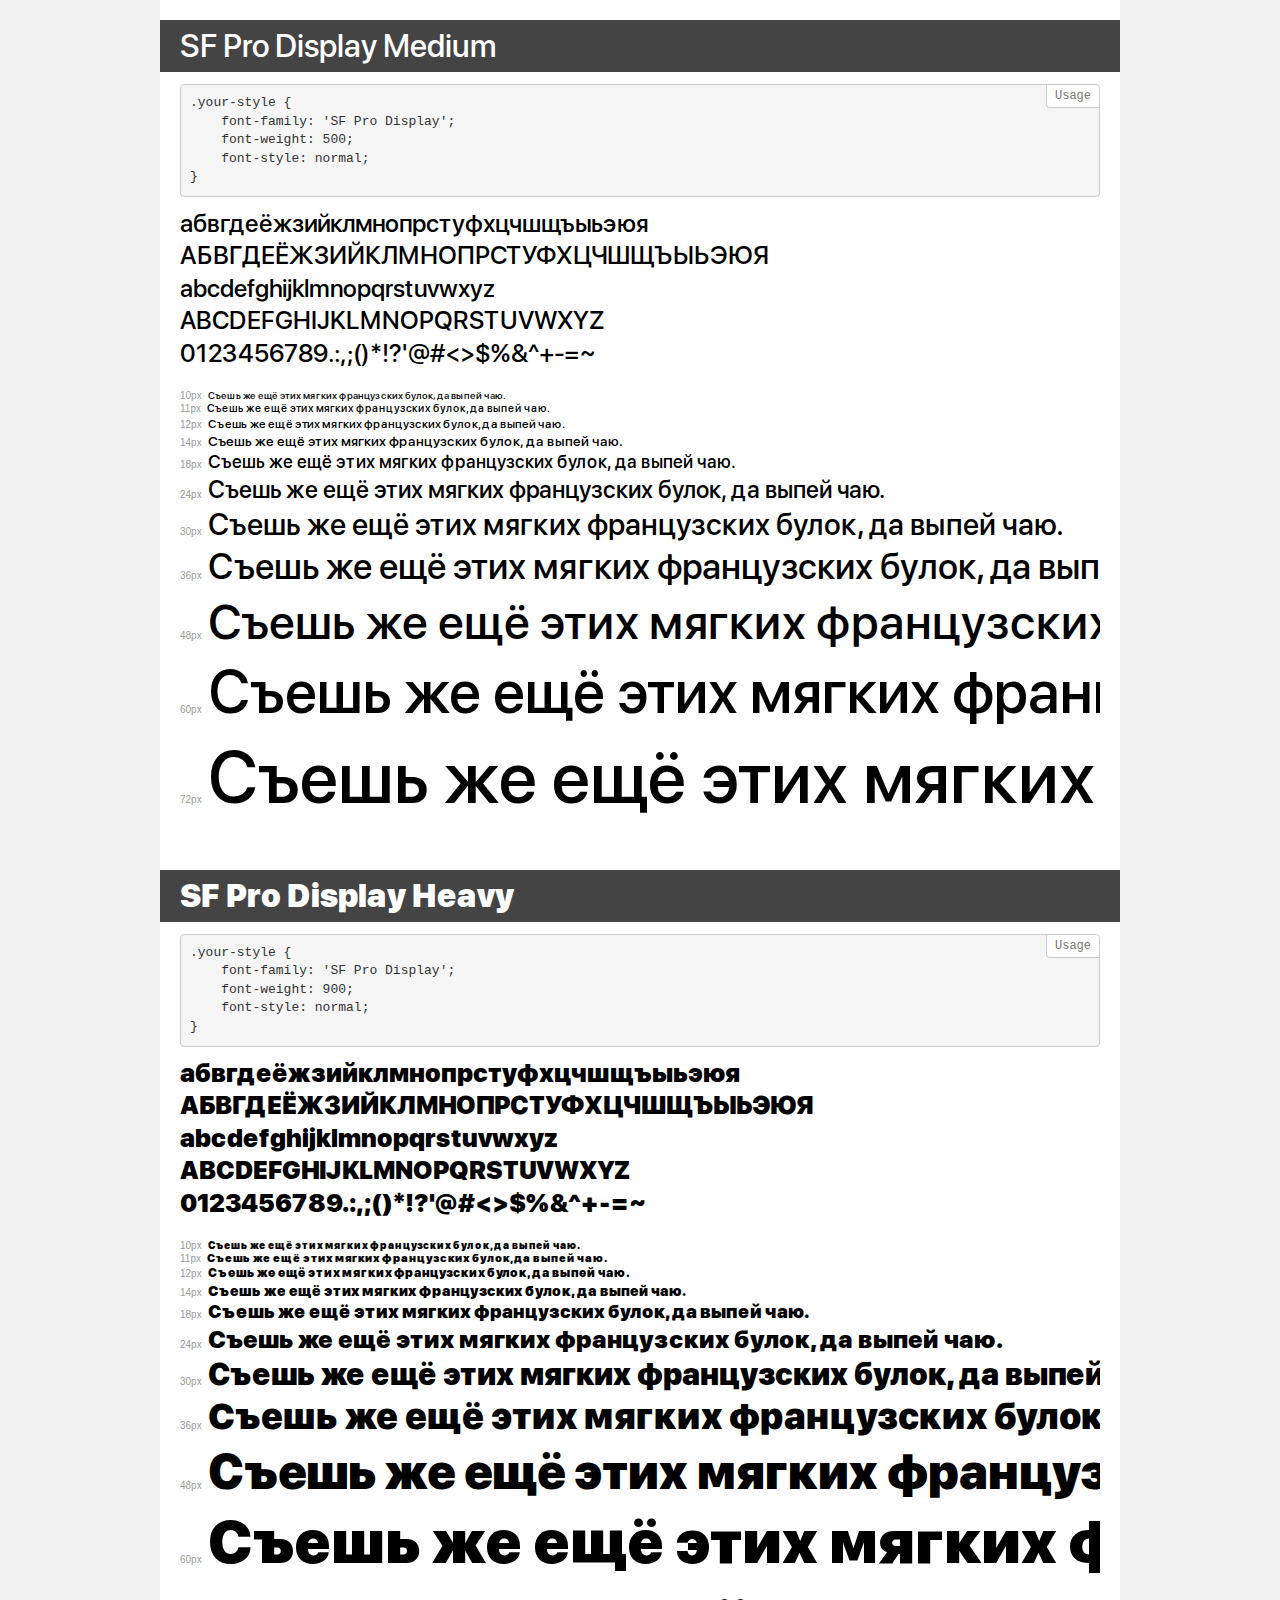
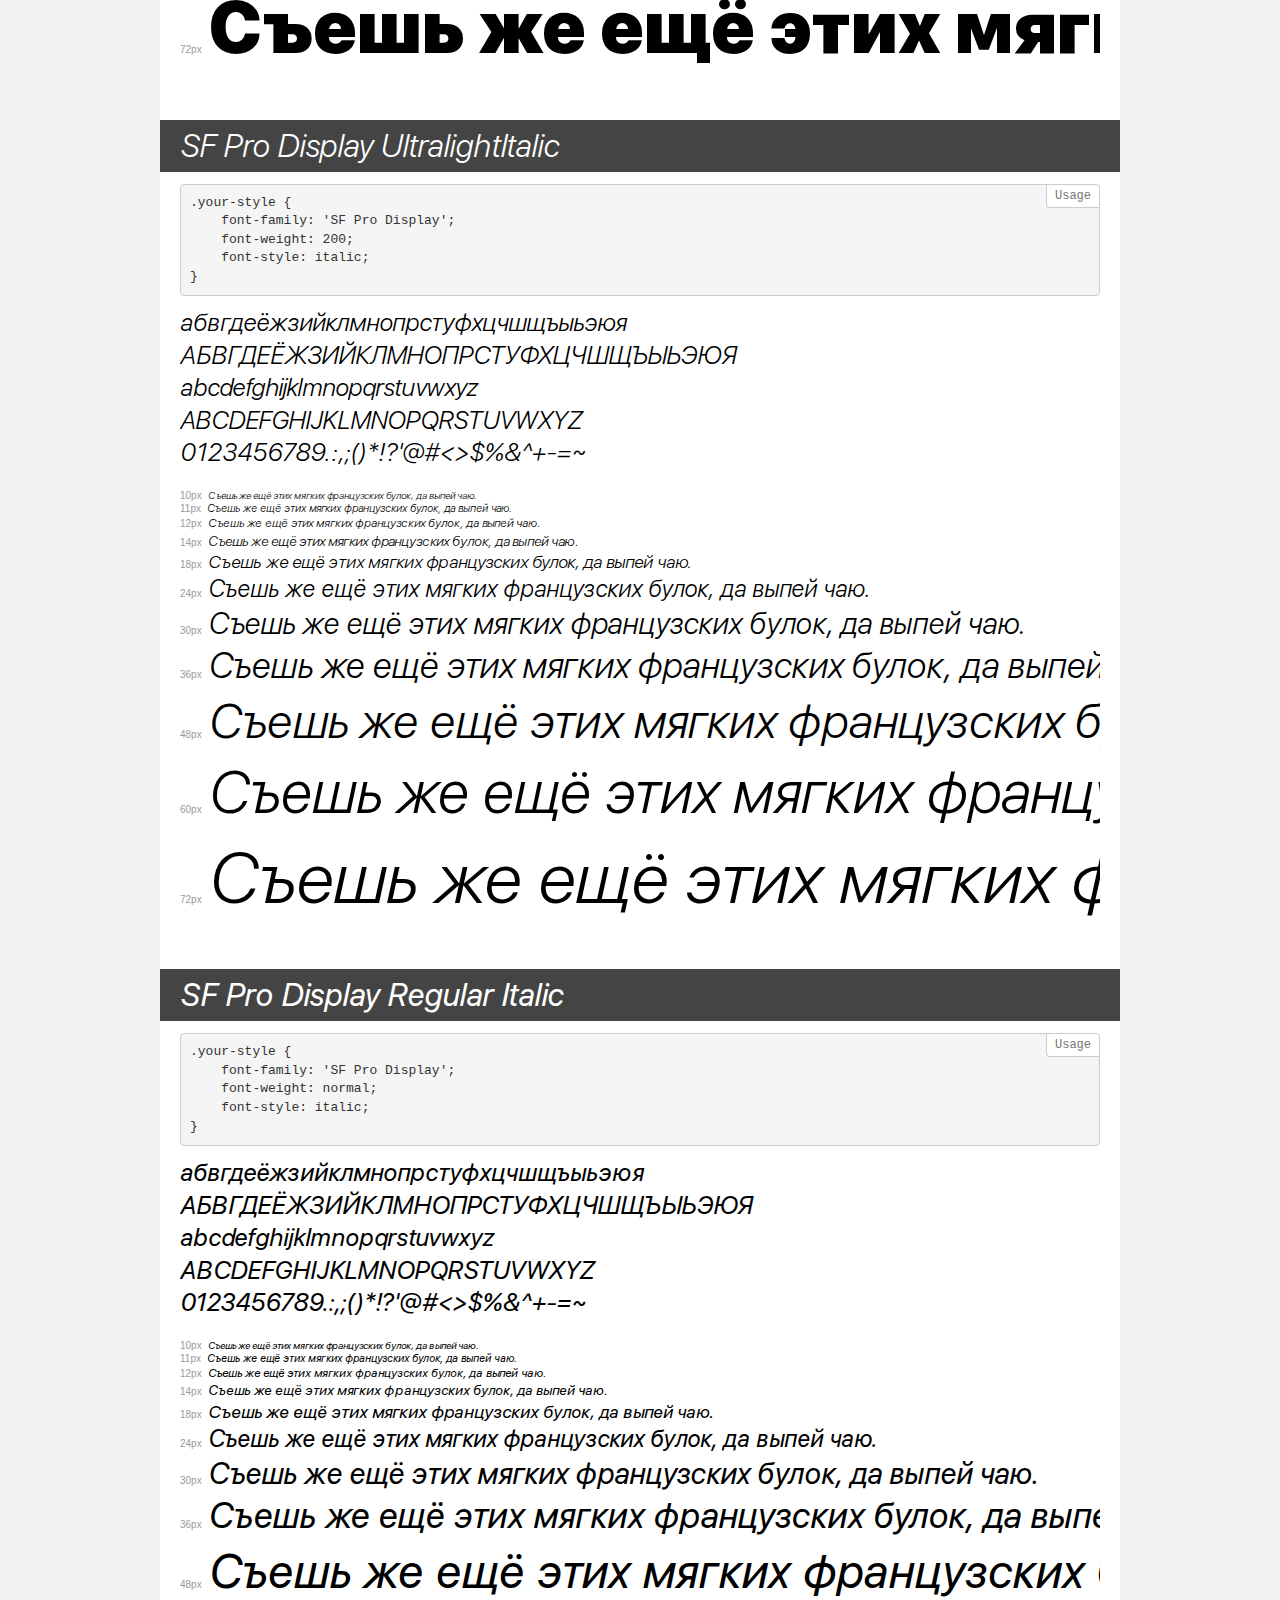
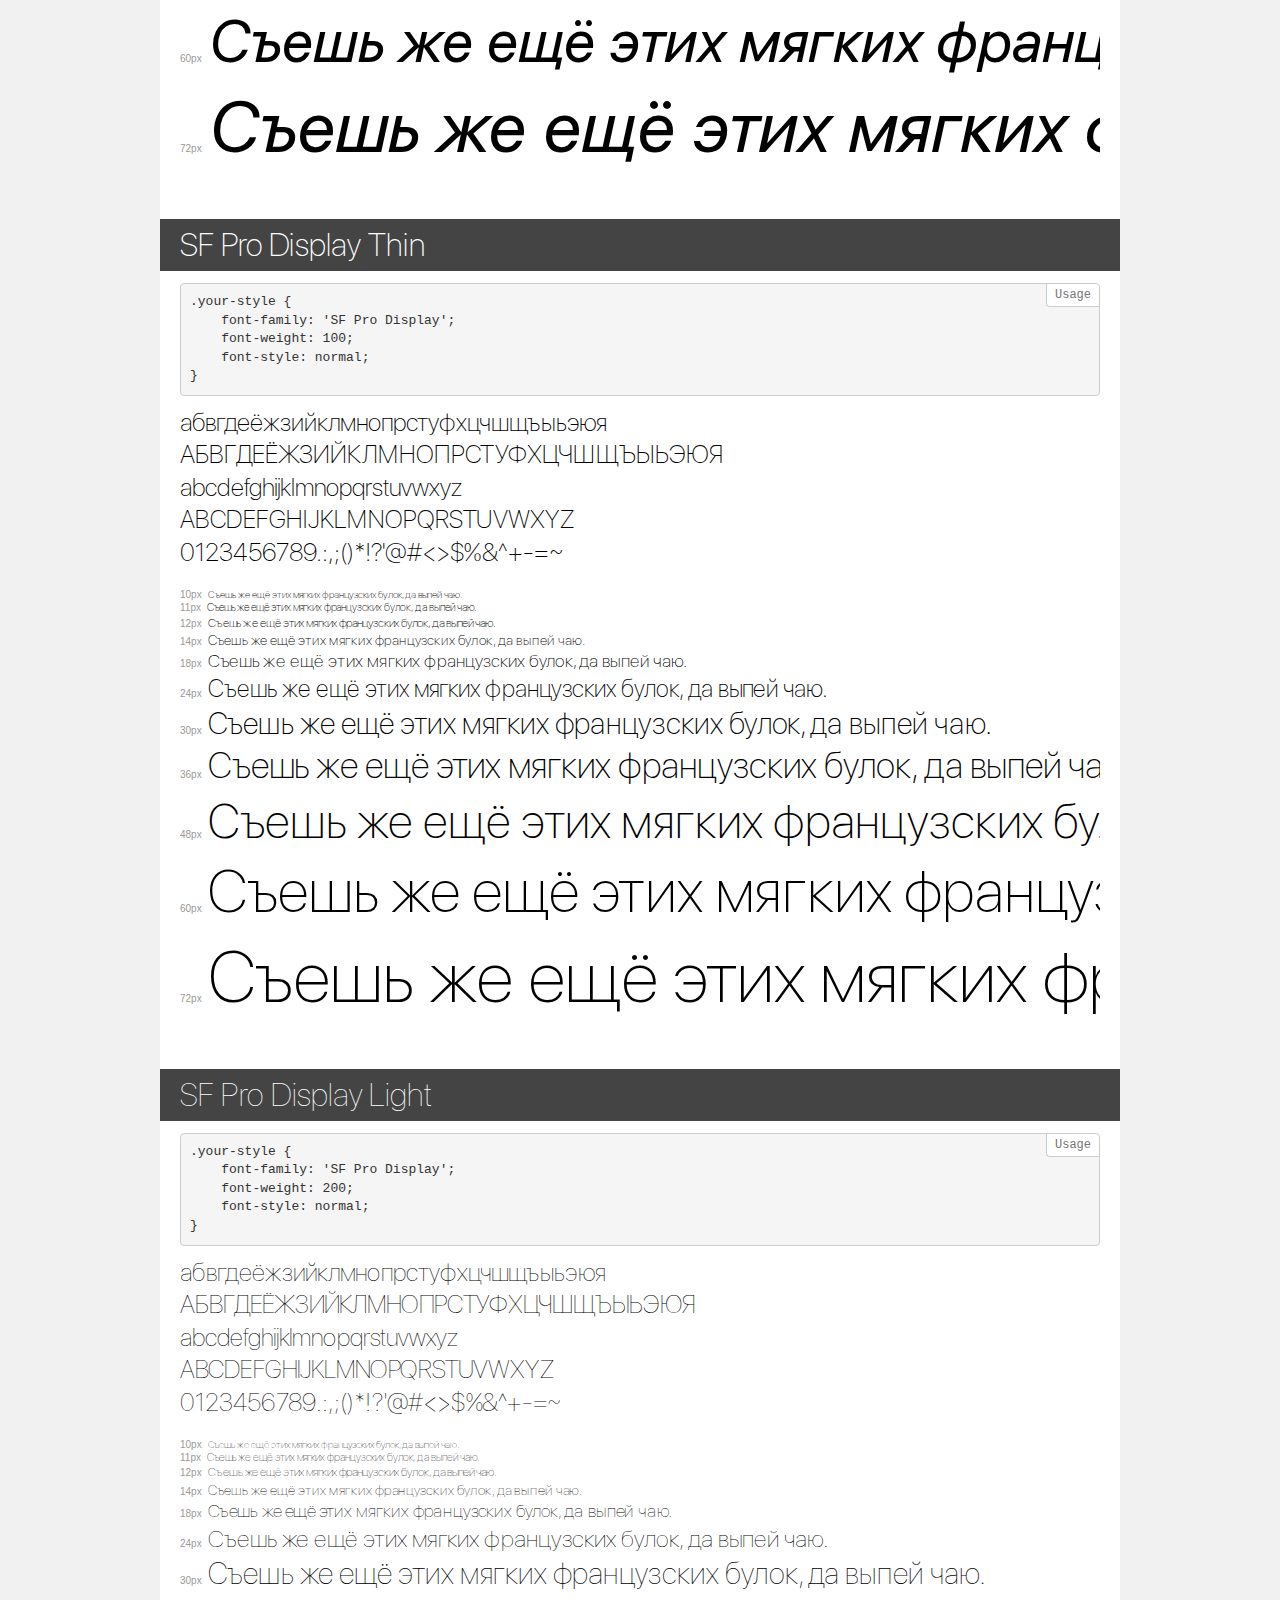
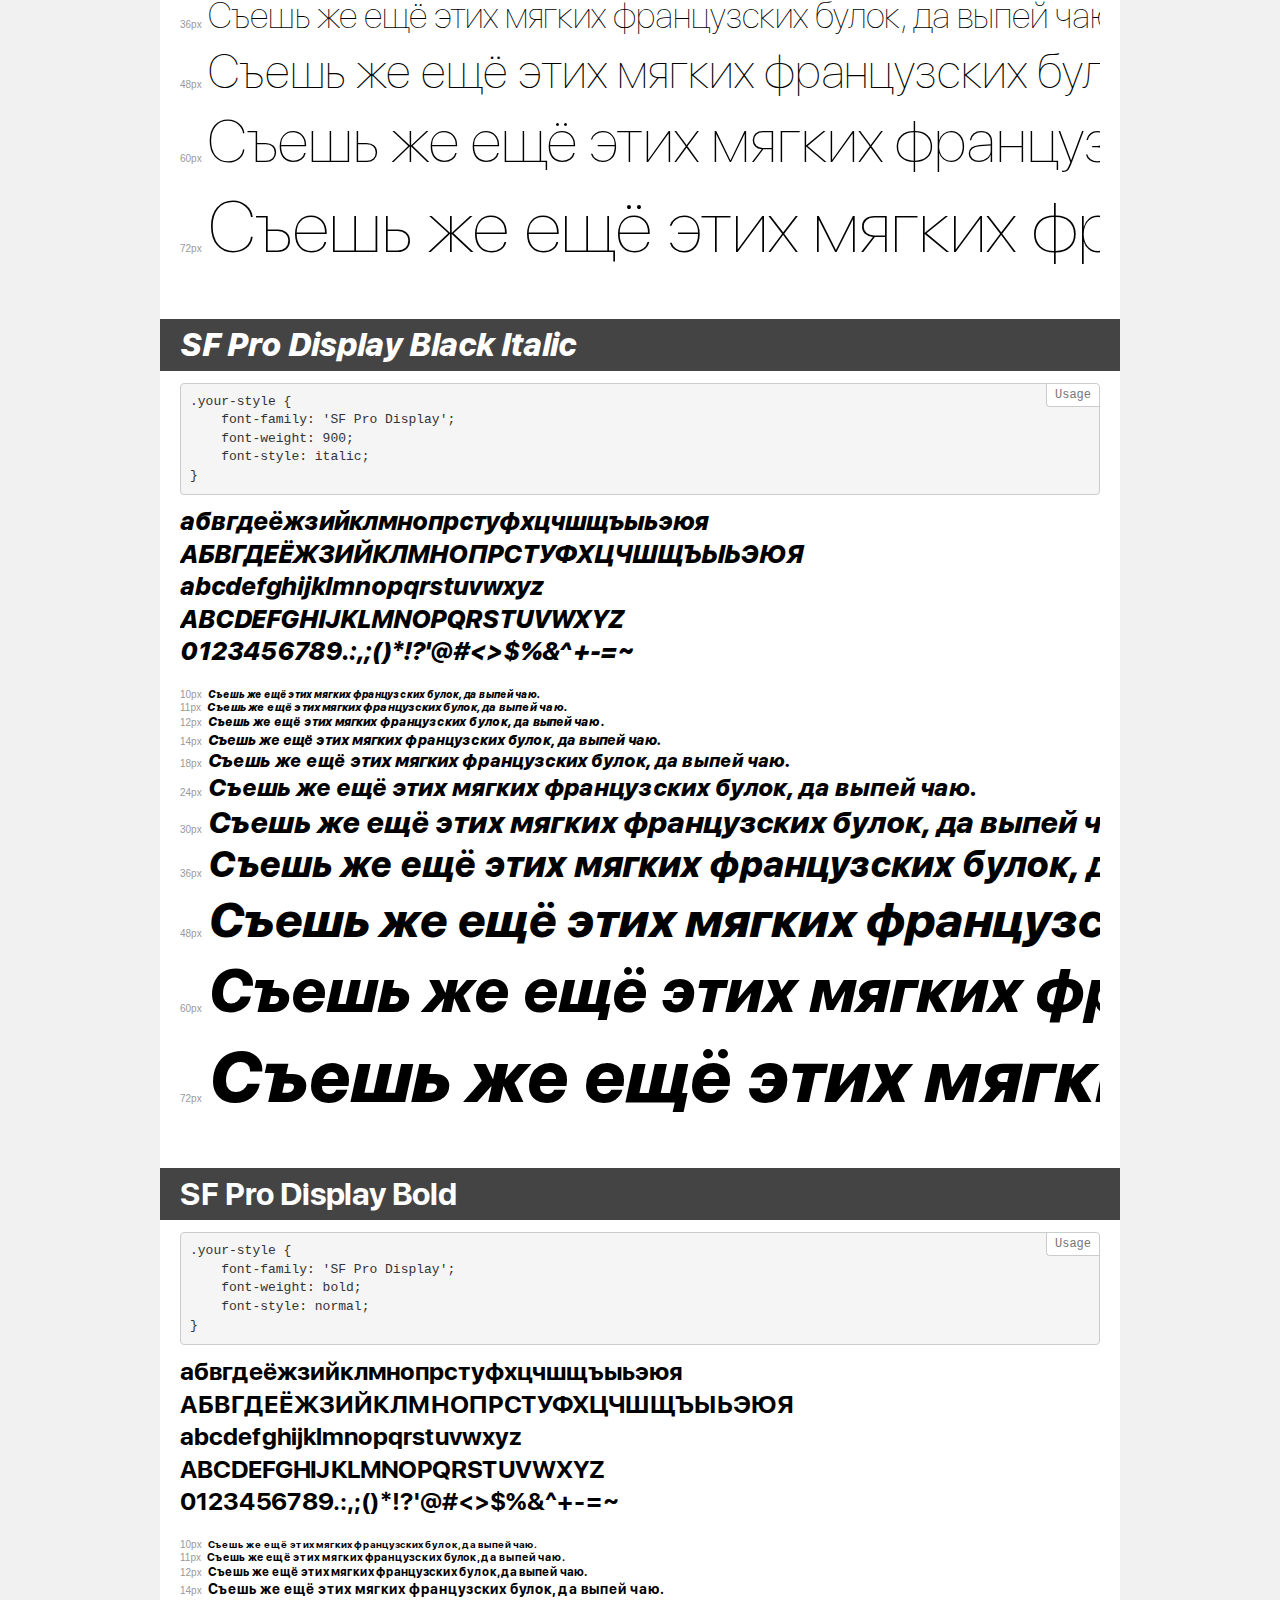
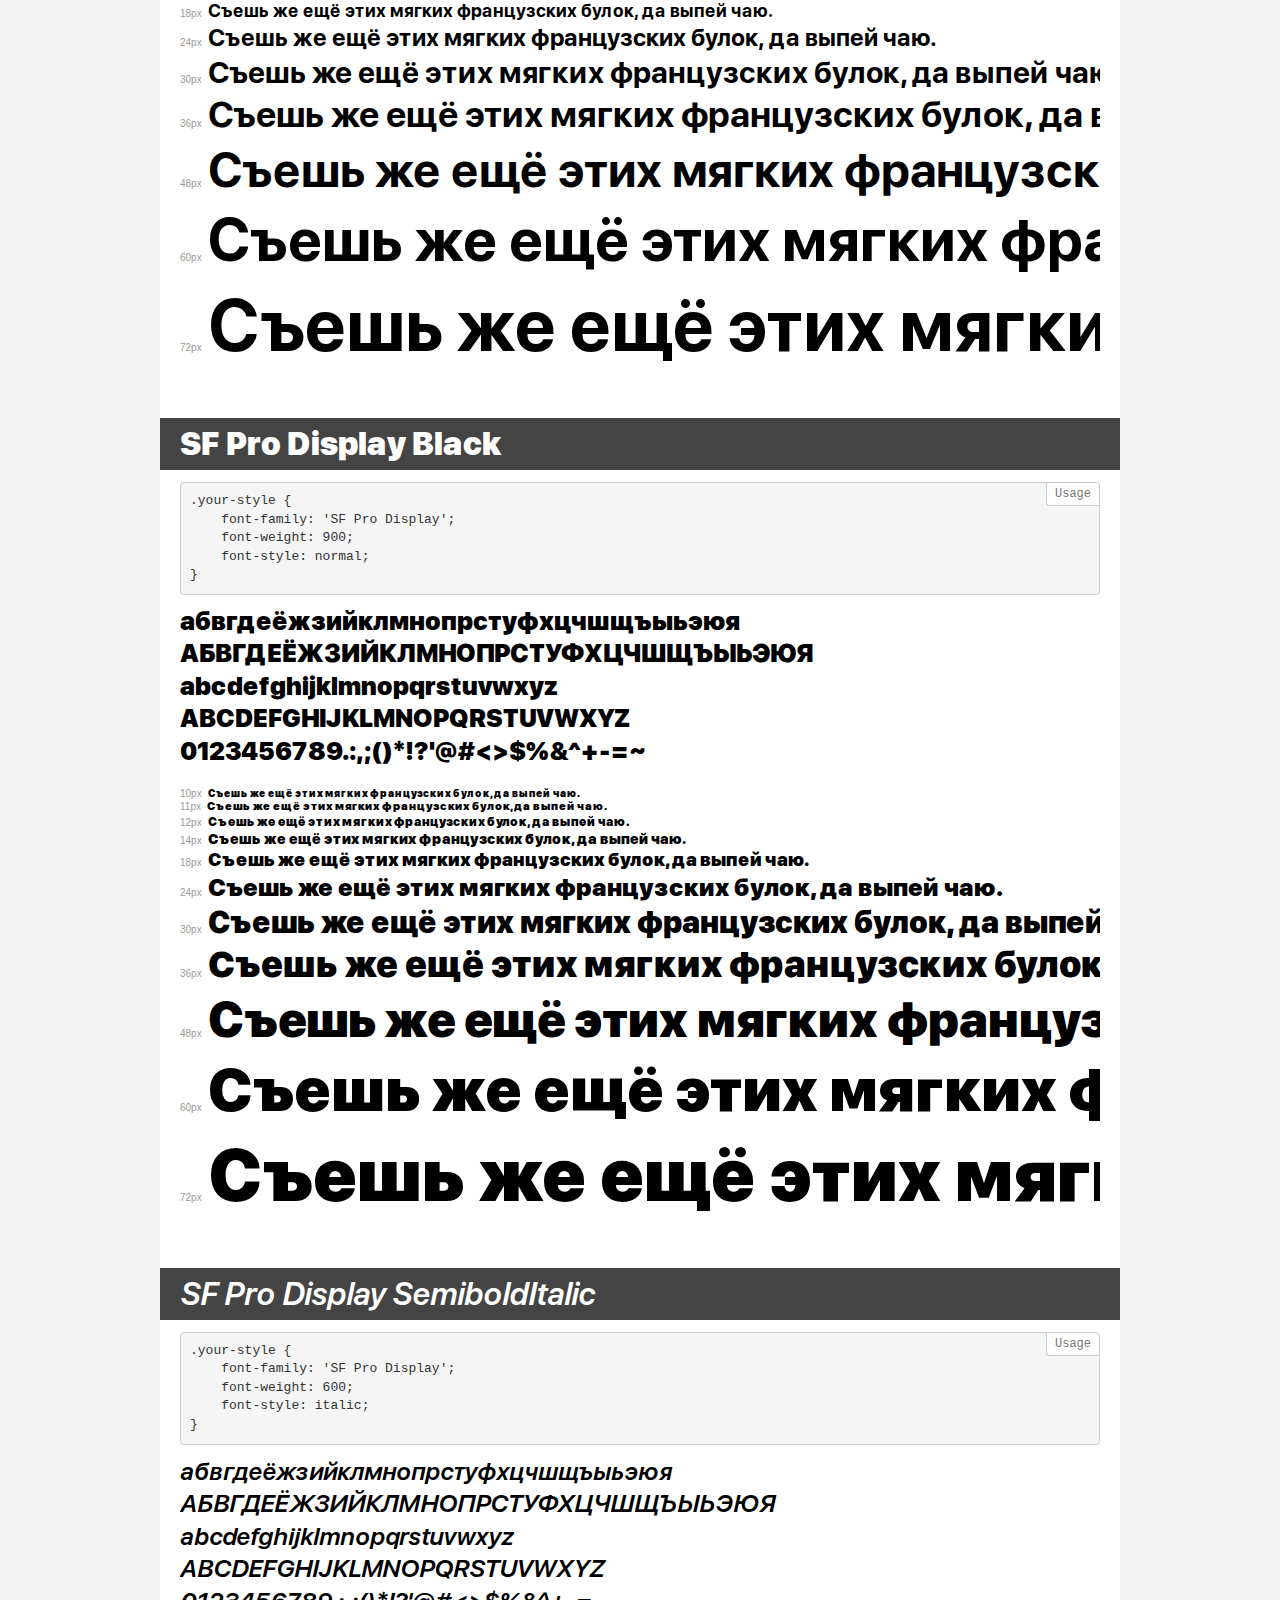
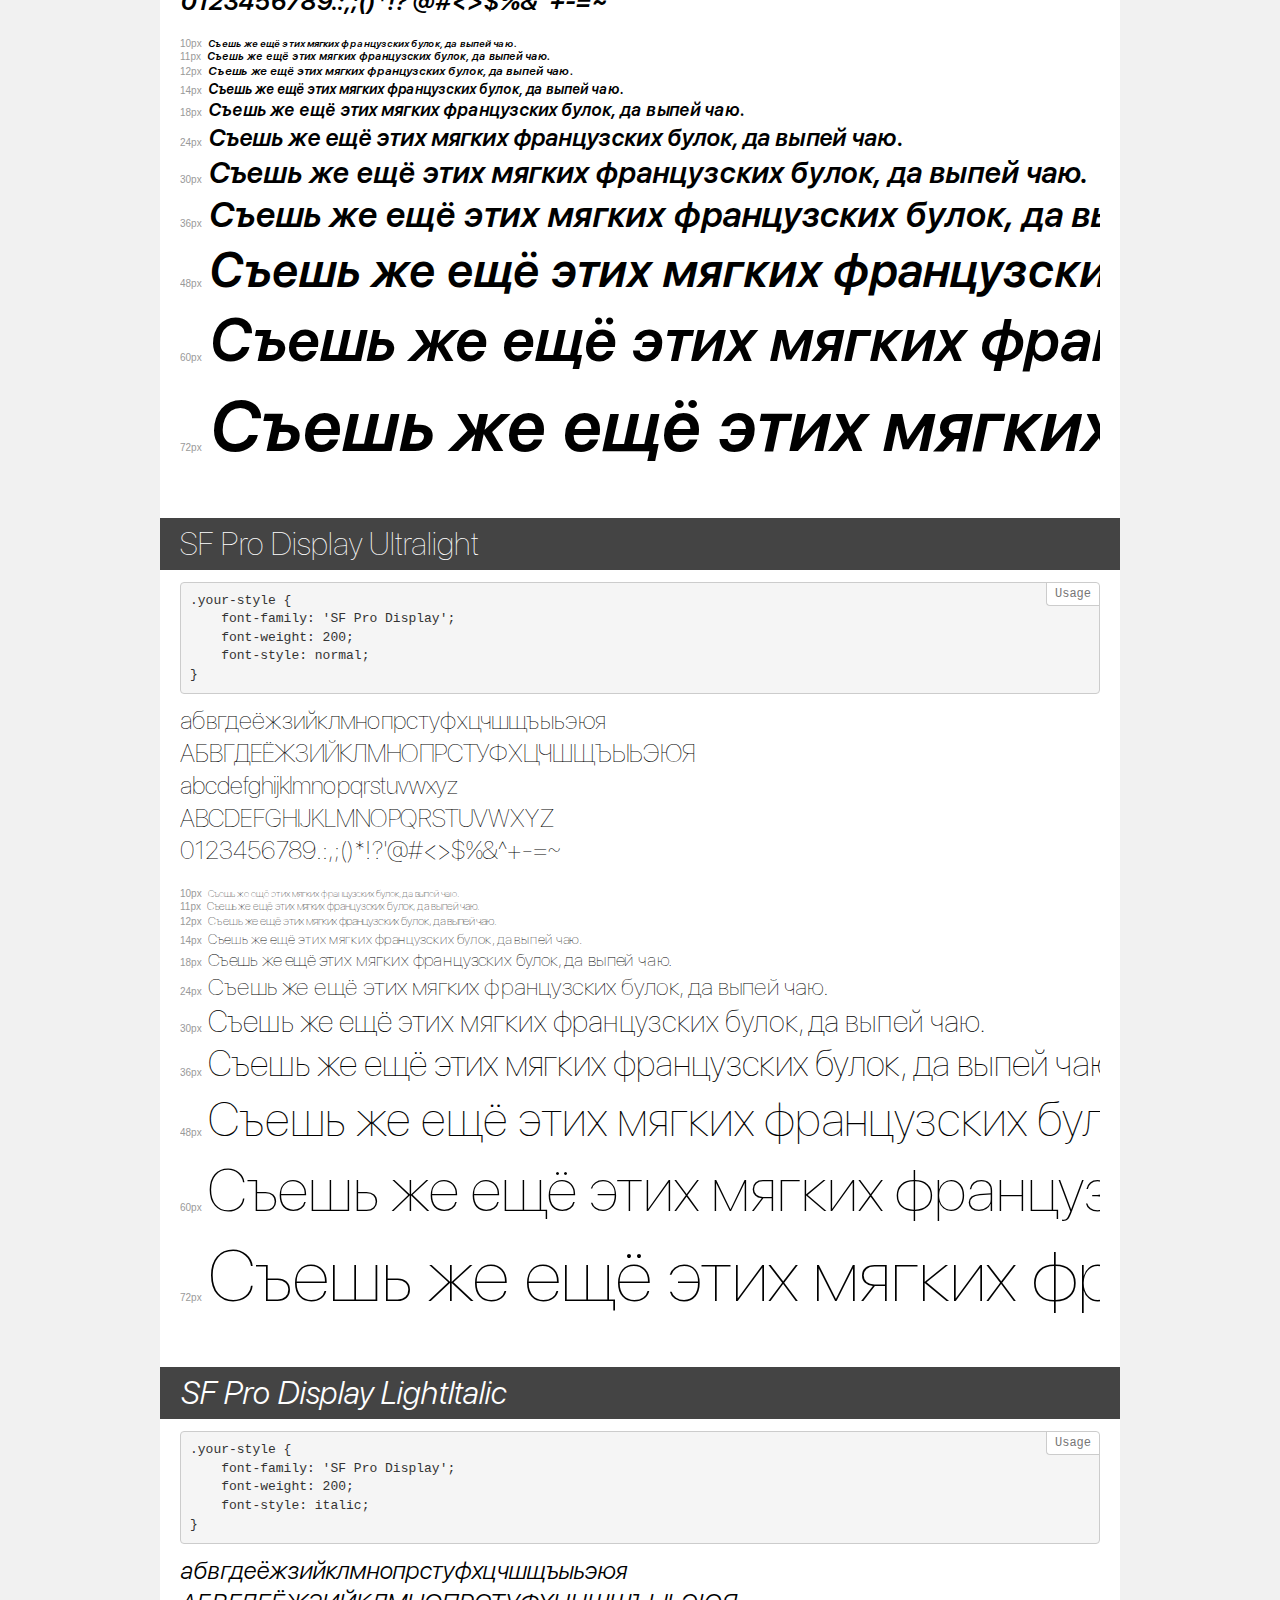
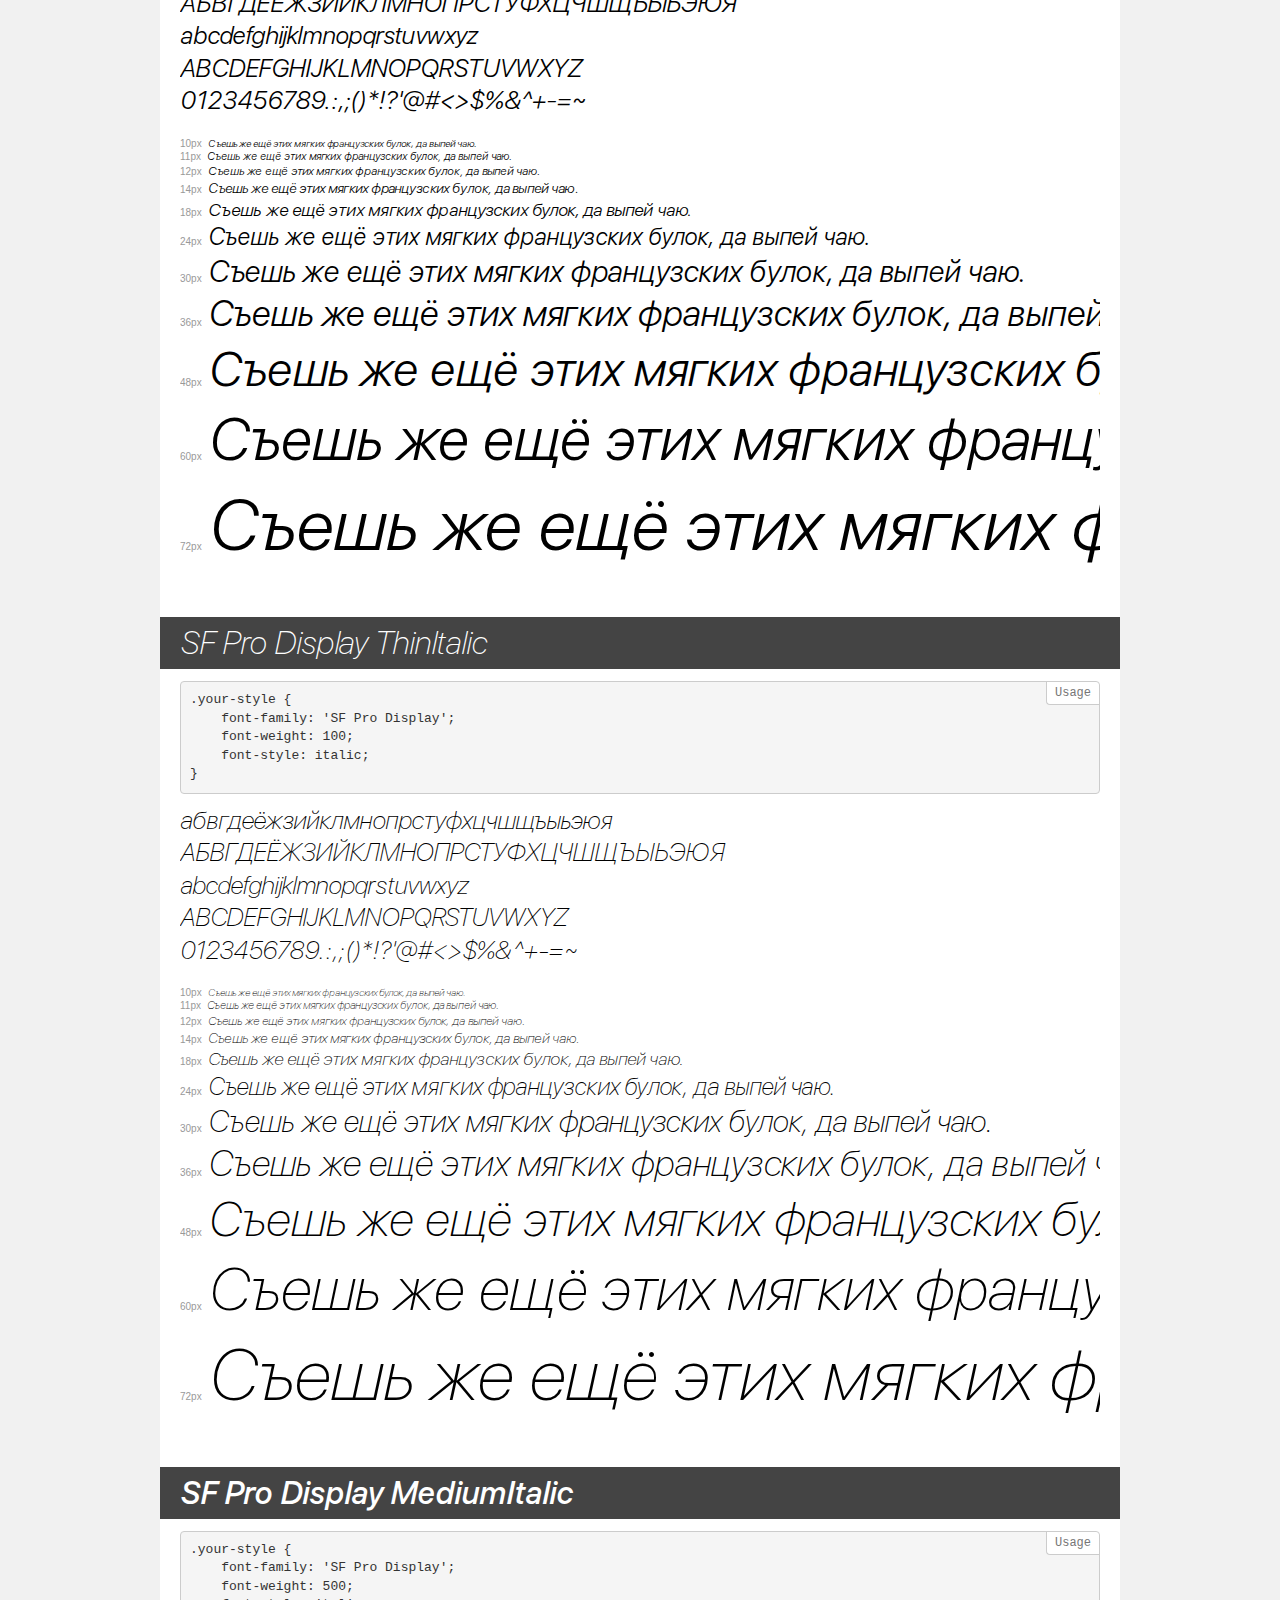
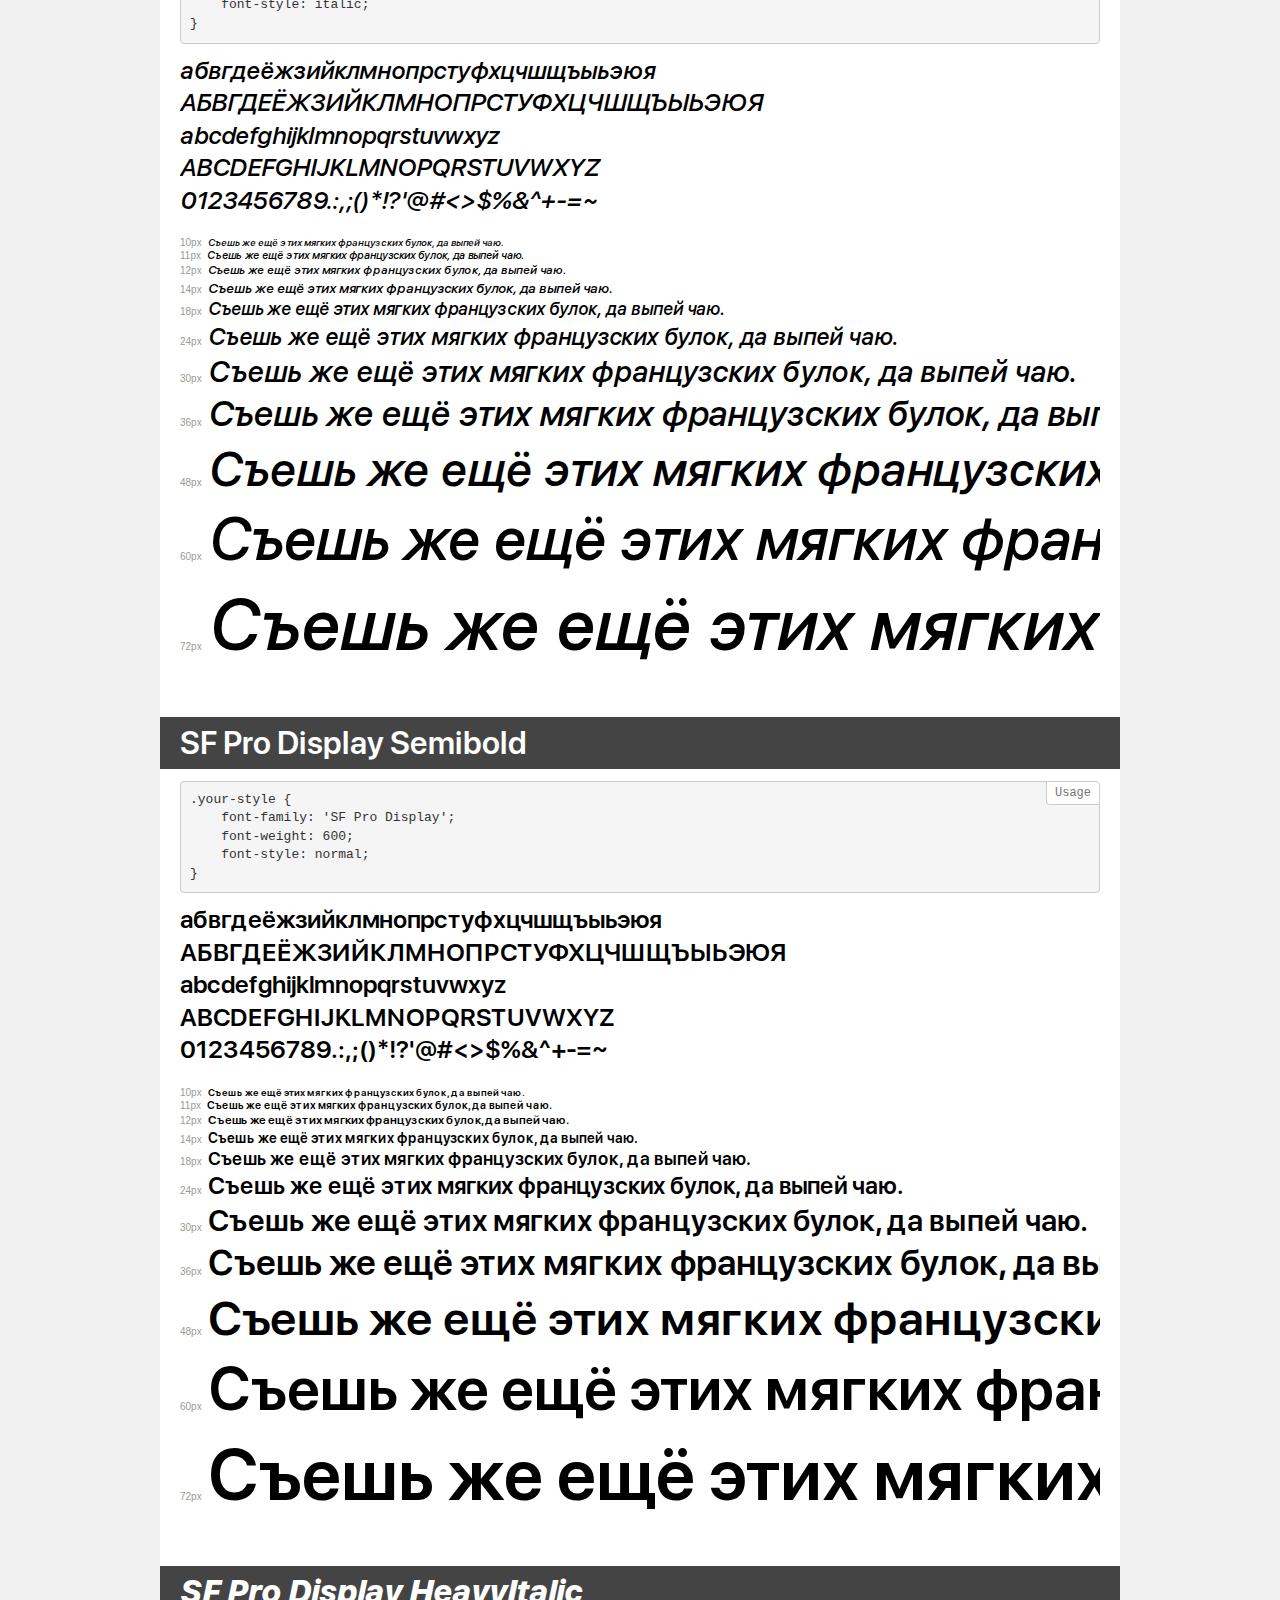
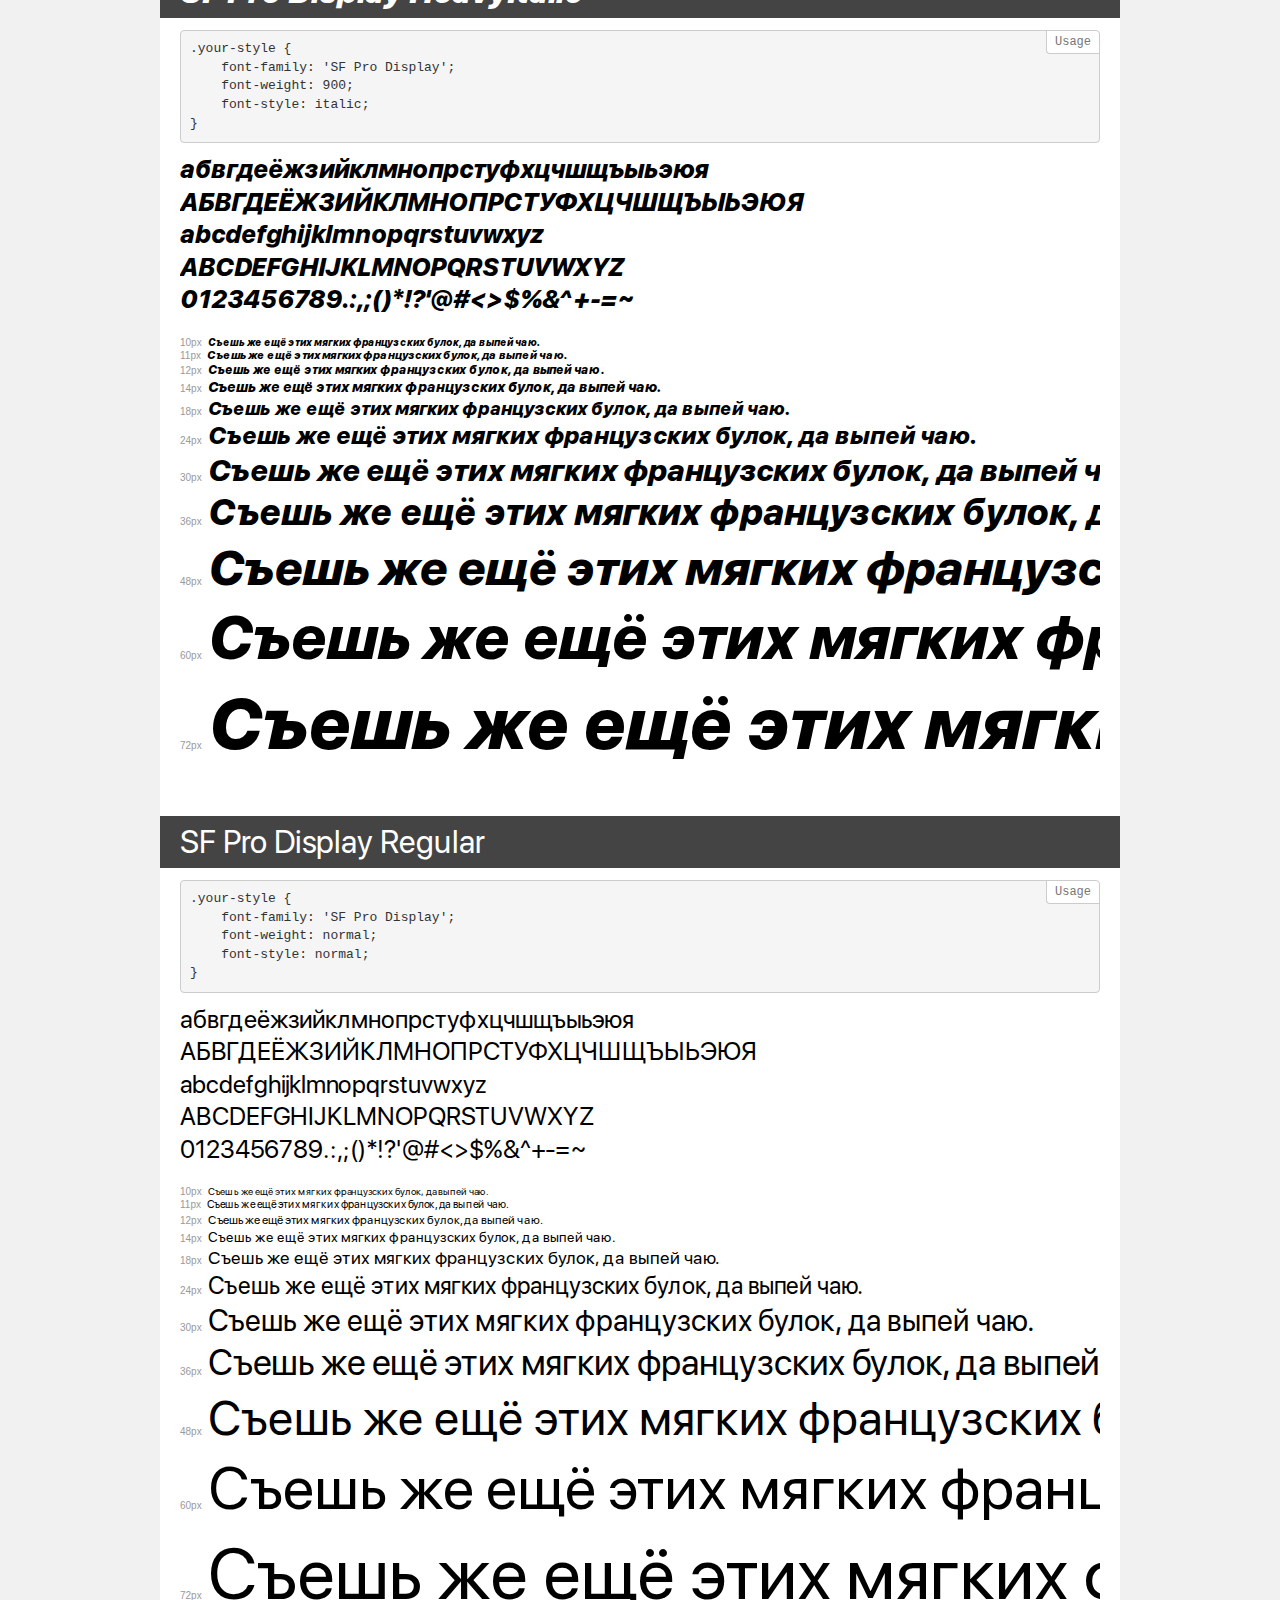
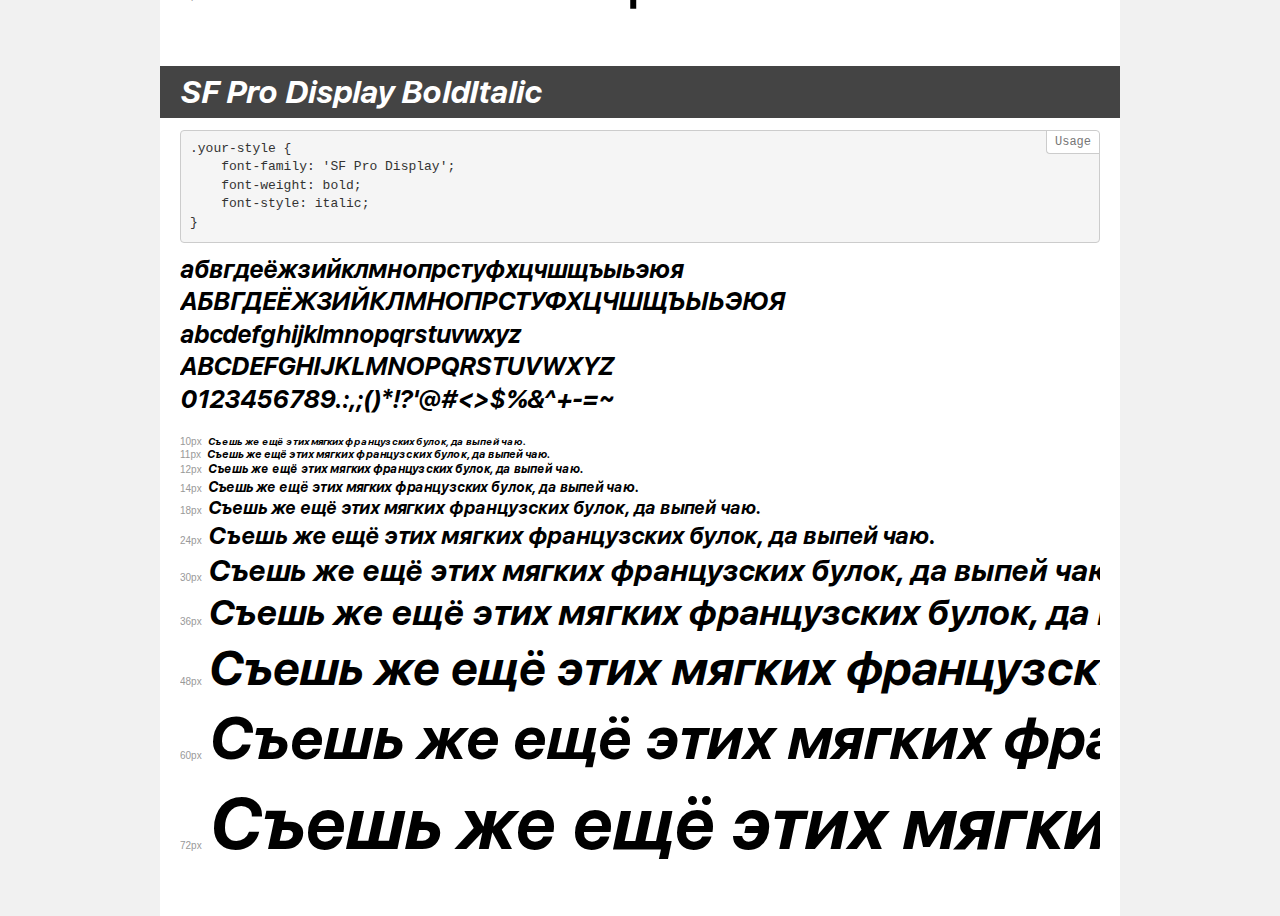
<file: fonts/sf/demo.html>
<!DOCTYPE html>
<html>
<head>
    <meta charset="utf-8">
    <meta http-equiv="X-UA-Compatible" content="IE=edge">
    <meta name="viewport" content="width=device-width, initial-scale=1">
    <meta name="robots" content="noindex, noarchive">
    <meta name="format-detection" content="telephone=no">
    <title>Transfonter demo</title>
    <link href="stylesheet.css" rel="stylesheet">
    <style>
        /*
        http://meyerweb.com/eric/tools/css/reset/
        v2.0 | 20110126
        License: none (public domain)
        */
        html, body, div, span, applet, object, iframe,
        h1, h2, h3, h4, h5, h6, p, blockquote, pre,
        a, abbr, acronym, address, big, cite, code,
        del, dfn, em, img, ins, kbd, q, s, samp,
        small, strike, strong, sub, sup, tt, var,
        b, u, i, center,
        dl, dt, dd, ol, ul, li,
        fieldset, form, label, legend,
        table, caption, tbody, tfoot, thead, tr, th, td,
        article, aside, canvas, details, embed,
        figure, figcaption, footer, header, hgroup,
        menu, nav, output, ruby, section, summary,
        time, mark, audio, video {
            margin: 0;
            padding: 0;
            border: 0;
            font-size: 100%;
            font: inherit;
            vertical-align: baseline;
        }
        /* HTML5 display-role reset for older browsers */
        article, aside, details, figcaption, figure,
        footer, header, hgroup, menu, nav, section {
            display: block;
        }
        body {
            line-height: 1;
        }
        ol, ul {
            list-style: none;
        }
        blockquote, q {
            quotes: none;
        }
        blockquote:before, blockquote:after,
        q:before, q:after {
            content: '';
            content: none;
        }
        table {
            border-collapse: collapse;
            border-spacing: 0;
        }
        /* common styles */
        body {
            background: #f1f1f1;
            color: #000;
        }
        .page {
            background: #fff;
            width: 920px;
            margin: 0 auto;
            padding: 20px 20px 0 20px;
            overflow: hidden;
        }
        .font-container {
            overflow-x: auto;
            overflow-y: hidden;
            margin-bottom: 40px;
            line-height: 1.3;
            white-space: nowrap;
            padding-bottom: 5px;
        }
        h1 {
            position: relative;
            background: #444;
            font-size: 32px;
            color: #fff;
            padding: 10px 20px;
            margin: 0 -20px 12px -20px;
        }
        .letters {
            font-size: 25px;
            margin-bottom: 20px;
        }
        .s10:before {
            content: '10px';
        }
        .s11:before {
            content: '11px';
        }
        .s12:before {
            content: '12px';
        }
        .s14:before {
            content: '14px';
        }
        .s18:before {
            content: '18px';
        }
        .s24:before {
            content: '24px';
        }
        .s30:before {
            content: '30px';
        }
        .s36:before {
            content: '36px';
        }
        .s48:before {
            content: '48px';
        }
        .s60:before {
            content: '60px';
        }
        .s72:before {
            content: '72px';
        }
        .s10:before, .s11:before, .s12:before, .s14:before,
        .s18:before, .s24:before, .s30:before, .s36:before,
        .s48:before, .s60:before, .s72:before {
            font-family: Arial, sans-serif;
            font-size: 10px;
            font-weight: normal;
            font-style: normal;
            color: #999;
            padding-right: 6px;
        }
        pre {
            display: block;
            position: relative;
            padding: 9px;
            margin: 0 0 10px;
            font-family: Monaco, Menlo, Consolas, "Courier New", monospace !important;
            font-size: 13px;
            line-height: 1.428571429;
            color: #333;
            font-weight: normal !important;
            font-style: normal !important;
            background-color: #f5f5f5;
            border: 1px solid #ccc;
            overflow-x: auto;
            border-radius: 4px;
        }
        pre:after {
            display: block;
            position: absolute;
            right: 0;
            top: 0;
            content: 'Usage';
            line-height: 1;
            padding: 5px 8px;
            font-size: 12px;
            color: #767676;
            background-color: #fff;
            border: 1px solid #ccc;
            border-right: none;
            border-top: none;
            border-radius: 0 4px 0 4px;
            z-index: 10;
        }
        /* responsive */
        @media (max-width: 959px) {
            .page {
                width: auto;
                margin: 0;
            }
        }
    </style>
</head>
<body>
<div class="page">
    <div class="demo" style="font-family: 'SF Pro Display'; font-weight: 500; font-style: normal;">
        <h1>SF Pro Display Medium</h1>
        <pre>.your-style {
    font-family: 'SF Pro Display';
    font-weight: 500;
    font-style: normal;
}</pre>
        <div class="font-container">
            <p class="letters">
                абвгдеёжзийклмнопрстуфхцчшщъыьэюя<br>
АБВГДЕЁЖЗИЙКЛМНОПРСТУФХЦЧШЩЪЫЬЭЮЯ<br>
abcdefghijklmnopqrstuvwxyz<br>
ABCDEFGHIJKLMNOPQRSTUVWXYZ<br>
                0123456789.:,;()*!?'@#<>$%&^+-=~
            </p>
            <p class="s10" style="font-size: 10px;">Съешь же ещё этих мягких французских булок, да выпей чаю.</p>
            <p class="s11" style="font-size: 11px;">Съешь же ещё этих мягких французских булок, да выпей чаю.</p>
            <p class="s12" style="font-size: 12px;">Съешь же ещё этих мягких французских булок, да выпей чаю.</p>
            <p class="s14" style="font-size: 14px;">Съешь же ещё этих мягких французских булок, да выпей чаю.</p>
            <p class="s18" style="font-size: 18px;">Съешь же ещё этих мягких французских булок, да выпей чаю.</p>
            <p class="s24" style="font-size: 24px;">Съешь же ещё этих мягких французских булок, да выпей чаю.</p>
            <p class="s30" style="font-size: 30px;">Съешь же ещё этих мягких французских булок, да выпей чаю.</p>
            <p class="s36" style="font-size: 36px;">Съешь же ещё этих мягких французских булок, да выпей чаю.</p>
            <p class="s48" style="font-size: 48px;">Съешь же ещё этих мягких французских булок, да выпей чаю.</p>
            <p class="s60" style="font-size: 60px;">Съешь же ещё этих мягких французских булок, да выпей чаю.</p>
            <p class="s72" style="font-size: 72px;">Съешь же ещё этих мягких французских булок, да выпей чаю.</p>
        </div>
    </div>
    <div class="demo" style="font-family: 'SF Pro Display'; font-weight: 900; font-style: normal;">
        <h1>SF Pro Display Heavy</h1>
        <pre>.your-style {
    font-family: 'SF Pro Display';
    font-weight: 900;
    font-style: normal;
}</pre>
        <div class="font-container">
            <p class="letters">
                абвгдеёжзийклмнопрстуфхцчшщъыьэюя<br>
АБВГДЕЁЖЗИЙКЛМНОПРСТУФХЦЧШЩЪЫЬЭЮЯ<br>
abcdefghijklmnopqrstuvwxyz<br>
ABCDEFGHIJKLMNOPQRSTUVWXYZ<br>
                0123456789.:,;()*!?'@#<>$%&^+-=~
            </p>
            <p class="s10" style="font-size: 10px;">Съешь же ещё этих мягких французских булок, да выпей чаю.</p>
            <p class="s11" style="font-size: 11px;">Съешь же ещё этих мягких французских булок, да выпей чаю.</p>
            <p class="s12" style="font-size: 12px;">Съешь же ещё этих мягких французских булок, да выпей чаю.</p>
            <p class="s14" style="font-size: 14px;">Съешь же ещё этих мягких французских булок, да выпей чаю.</p>
            <p class="s18" style="font-size: 18px;">Съешь же ещё этих мягких французских булок, да выпей чаю.</p>
            <p class="s24" style="font-size: 24px;">Съешь же ещё этих мягких французских булок, да выпей чаю.</p>
            <p class="s30" style="font-size: 30px;">Съешь же ещё этих мягких французских булок, да выпей чаю.</p>
            <p class="s36" style="font-size: 36px;">Съешь же ещё этих мягких французских булок, да выпей чаю.</p>
            <p class="s48" style="font-size: 48px;">Съешь же ещё этих мягких французских булок, да выпей чаю.</p>
            <p class="s60" style="font-size: 60px;">Съешь же ещё этих мягких французских булок, да выпей чаю.</p>
            <p class="s72" style="font-size: 72px;">Съешь же ещё этих мягких французских булок, да выпей чаю.</p>
        </div>
    </div>
    <div class="demo" style="font-family: 'SF Pro Display'; font-weight: 200; font-style: italic;">
        <h1>SF Pro Display UltralightItalic</h1>
        <pre>.your-style {
    font-family: 'SF Pro Display';
    font-weight: 200;
    font-style: italic;
}</pre>
        <div class="font-container">
            <p class="letters">
                абвгдеёжзийклмнопрстуфхцчшщъыьэюя<br>
АБВГДЕЁЖЗИЙКЛМНОПРСТУФХЦЧШЩЪЫЬЭЮЯ<br>
abcdefghijklmnopqrstuvwxyz<br>
ABCDEFGHIJKLMNOPQRSTUVWXYZ<br>
                0123456789.:,;()*!?'@#<>$%&^+-=~
            </p>
            <p class="s10" style="font-size: 10px;">Съешь же ещё этих мягких французских булок, да выпей чаю.</p>
            <p class="s11" style="font-size: 11px;">Съешь же ещё этих мягких французских булок, да выпей чаю.</p>
            <p class="s12" style="font-size: 12px;">Съешь же ещё этих мягких французских булок, да выпей чаю.</p>
            <p class="s14" style="font-size: 14px;">Съешь же ещё этих мягких французских булок, да выпей чаю.</p>
            <p class="s18" style="font-size: 18px;">Съешь же ещё этих мягких французских булок, да выпей чаю.</p>
            <p class="s24" style="font-size: 24px;">Съешь же ещё этих мягких французских булок, да выпей чаю.</p>
            <p class="s30" style="font-size: 30px;">Съешь же ещё этих мягких французских булок, да выпей чаю.</p>
            <p class="s36" style="font-size: 36px;">Съешь же ещё этих мягких французских булок, да выпей чаю.</p>
            <p class="s48" style="font-size: 48px;">Съешь же ещё этих мягких французских булок, да выпей чаю.</p>
            <p class="s60" style="font-size: 60px;">Съешь же ещё этих мягких французских булок, да выпей чаю.</p>
            <p class="s72" style="font-size: 72px;">Съешь же ещё этих мягких французских булок, да выпей чаю.</p>
        </div>
    </div>
    <div class="demo" style="font-family: 'SF Pro Display'; font-weight: normal; font-style: italic;">
        <h1>SF Pro Display Regular Italic</h1>
        <pre>.your-style {
    font-family: 'SF Pro Display';
    font-weight: normal;
    font-style: italic;
}</pre>
        <div class="font-container">
            <p class="letters">
                абвгдеёжзийклмнопрстуфхцчшщъыьэюя<br>
АБВГДЕЁЖЗИЙКЛМНОПРСТУФХЦЧШЩЪЫЬЭЮЯ<br>
abcdefghijklmnopqrstuvwxyz<br>
ABCDEFGHIJKLMNOPQRSTUVWXYZ<br>
                0123456789.:,;()*!?'@#<>$%&^+-=~
            </p>
            <p class="s10" style="font-size: 10px;">Съешь же ещё этих мягких французских булок, да выпей чаю.</p>
            <p class="s11" style="font-size: 11px;">Съешь же ещё этих мягких французских булок, да выпей чаю.</p>
            <p class="s12" style="font-size: 12px;">Съешь же ещё этих мягких французских булок, да выпей чаю.</p>
            <p class="s14" style="font-size: 14px;">Съешь же ещё этих мягких французских булок, да выпей чаю.</p>
            <p class="s18" style="font-size: 18px;">Съешь же ещё этих мягких французских булок, да выпей чаю.</p>
            <p class="s24" style="font-size: 24px;">Съешь же ещё этих мягких французских булок, да выпей чаю.</p>
            <p class="s30" style="font-size: 30px;">Съешь же ещё этих мягких французских булок, да выпей чаю.</p>
            <p class="s36" style="font-size: 36px;">Съешь же ещё этих мягких французских булок, да выпей чаю.</p>
            <p class="s48" style="font-size: 48px;">Съешь же ещё этих мягких французских булок, да выпей чаю.</p>
            <p class="s60" style="font-size: 60px;">Съешь же ещё этих мягких французских булок, да выпей чаю.</p>
            <p class="s72" style="font-size: 72px;">Съешь же ещё этих мягких французских булок, да выпей чаю.</p>
        </div>
    </div>
    <div class="demo" style="font-family: 'SF Pro Display'; font-weight: 100; font-style: normal;">
        <h1>SF Pro Display Thin</h1>
        <pre>.your-style {
    font-family: 'SF Pro Display';
    font-weight: 100;
    font-style: normal;
}</pre>
        <div class="font-container">
            <p class="letters">
                абвгдеёжзийклмнопрстуфхцчшщъыьэюя<br>
АБВГДЕЁЖЗИЙКЛМНОПРСТУФХЦЧШЩЪЫЬЭЮЯ<br>
abcdefghijklmnopqrstuvwxyz<br>
ABCDEFGHIJKLMNOPQRSTUVWXYZ<br>
                0123456789.:,;()*!?'@#<>$%&^+-=~
            </p>
            <p class="s10" style="font-size: 10px;">Съешь же ещё этих мягких французских булок, да выпей чаю.</p>
            <p class="s11" style="font-size: 11px;">Съешь же ещё этих мягких французских булок, да выпей чаю.</p>
            <p class="s12" style="font-size: 12px;">Съешь же ещё этих мягких французских булок, да выпей чаю.</p>
            <p class="s14" style="font-size: 14px;">Съешь же ещё этих мягких французских булок, да выпей чаю.</p>
            <p class="s18" style="font-size: 18px;">Съешь же ещё этих мягких французских булок, да выпей чаю.</p>
            <p class="s24" style="font-size: 24px;">Съешь же ещё этих мягких французских булок, да выпей чаю.</p>
            <p class="s30" style="font-size: 30px;">Съешь же ещё этих мягких французских булок, да выпей чаю.</p>
            <p class="s36" style="font-size: 36px;">Съешь же ещё этих мягких французских булок, да выпей чаю.</p>
            <p class="s48" style="font-size: 48px;">Съешь же ещё этих мягких французских булок, да выпей чаю.</p>
            <p class="s60" style="font-size: 60px;">Съешь же ещё этих мягких французских булок, да выпей чаю.</p>
            <p class="s72" style="font-size: 72px;">Съешь же ещё этих мягких французских булок, да выпей чаю.</p>
        </div>
    </div>
    <div class="demo" style="font-family: 'SF Pro Display'; font-weight: 200; font-style: normal;">
        <h1>SF Pro Display Light</h1>
        <pre>.your-style {
    font-family: 'SF Pro Display';
    font-weight: 200;
    font-style: normal;
}</pre>
        <div class="font-container">
            <p class="letters">
                абвгдеёжзийклмнопрстуфхцчшщъыьэюя<br>
АБВГДЕЁЖЗИЙКЛМНОПРСТУФХЦЧШЩЪЫЬЭЮЯ<br>
abcdefghijklmnopqrstuvwxyz<br>
ABCDEFGHIJKLMNOPQRSTUVWXYZ<br>
                0123456789.:,;()*!?'@#<>$%&^+-=~
            </p>
            <p class="s10" style="font-size: 10px;">Съешь же ещё этих мягких французских булок, да выпей чаю.</p>
            <p class="s11" style="font-size: 11px;">Съешь же ещё этих мягких французских булок, да выпей чаю.</p>
            <p class="s12" style="font-size: 12px;">Съешь же ещё этих мягких французских булок, да выпей чаю.</p>
            <p class="s14" style="font-size: 14px;">Съешь же ещё этих мягких французских булок, да выпей чаю.</p>
            <p class="s18" style="font-size: 18px;">Съешь же ещё этих мягких французских булок, да выпей чаю.</p>
            <p class="s24" style="font-size: 24px;">Съешь же ещё этих мягких французских булок, да выпей чаю.</p>
            <p class="s30" style="font-size: 30px;">Съешь же ещё этих мягких французских булок, да выпей чаю.</p>
            <p class="s36" style="font-size: 36px;">Съешь же ещё этих мягких французских булок, да выпей чаю.</p>
            <p class="s48" style="font-size: 48px;">Съешь же ещё этих мягких французских булок, да выпей чаю.</p>
            <p class="s60" style="font-size: 60px;">Съешь же ещё этих мягких французских булок, да выпей чаю.</p>
            <p class="s72" style="font-size: 72px;">Съешь же ещё этих мягких французских булок, да выпей чаю.</p>
        </div>
    </div>
    <div class="demo" style="font-family: 'SF Pro Display'; font-weight: 900; font-style: italic;">
        <h1>SF Pro Display Black Italic</h1>
        <pre>.your-style {
    font-family: 'SF Pro Display';
    font-weight: 900;
    font-style: italic;
}</pre>
        <div class="font-container">
            <p class="letters">
                абвгдеёжзийклмнопрстуфхцчшщъыьэюя<br>
АБВГДЕЁЖЗИЙКЛМНОПРСТУФХЦЧШЩЪЫЬЭЮЯ<br>
abcdefghijklmnopqrstuvwxyz<br>
ABCDEFGHIJKLMNOPQRSTUVWXYZ<br>
                0123456789.:,;()*!?'@#<>$%&^+-=~
            </p>
            <p class="s10" style="font-size: 10px;">Съешь же ещё этих мягких французских булок, да выпей чаю.</p>
            <p class="s11" style="font-size: 11px;">Съешь же ещё этих мягких французских булок, да выпей чаю.</p>
            <p class="s12" style="font-size: 12px;">Съешь же ещё этих мягких французских булок, да выпей чаю.</p>
            <p class="s14" style="font-size: 14px;">Съешь же ещё этих мягких французских булок, да выпей чаю.</p>
            <p class="s18" style="font-size: 18px;">Съешь же ещё этих мягких французских булок, да выпей чаю.</p>
            <p class="s24" style="font-size: 24px;">Съешь же ещё этих мягких французских булок, да выпей чаю.</p>
            <p class="s30" style="font-size: 30px;">Съешь же ещё этих мягких французских булок, да выпей чаю.</p>
            <p class="s36" style="font-size: 36px;">Съешь же ещё этих мягких французских булок, да выпей чаю.</p>
            <p class="s48" style="font-size: 48px;">Съешь же ещё этих мягких французских булок, да выпей чаю.</p>
            <p class="s60" style="font-size: 60px;">Съешь же ещё этих мягких французских булок, да выпей чаю.</p>
            <p class="s72" style="font-size: 72px;">Съешь же ещё этих мягких французских булок, да выпей чаю.</p>
        </div>
    </div>
    <div class="demo" style="font-family: 'SF Pro Display'; font-weight: bold; font-style: normal;">
        <h1>SF Pro Display Bold</h1>
        <pre>.your-style {
    font-family: 'SF Pro Display';
    font-weight: bold;
    font-style: normal;
}</pre>
        <div class="font-container">
            <p class="letters">
                абвгдеёжзийклмнопрстуфхцчшщъыьэюя<br>
АБВГДЕЁЖЗИЙКЛМНОПРСТУФХЦЧШЩЪЫЬЭЮЯ<br>
abcdefghijklmnopqrstuvwxyz<br>
ABCDEFGHIJKLMNOPQRSTUVWXYZ<br>
                0123456789.:,;()*!?'@#<>$%&^+-=~
            </p>
            <p class="s10" style="font-size: 10px;">Съешь же ещё этих мягких французских булок, да выпей чаю.</p>
            <p class="s11" style="font-size: 11px;">Съешь же ещё этих мягких французских булок, да выпей чаю.</p>
            <p class="s12" style="font-size: 12px;">Съешь же ещё этих мягких французских булок, да выпей чаю.</p>
            <p class="s14" style="font-size: 14px;">Съешь же ещё этих мягких французских булок, да выпей чаю.</p>
            <p class="s18" style="font-size: 18px;">Съешь же ещё этих мягких французских булок, да выпей чаю.</p>
            <p class="s24" style="font-size: 24px;">Съешь же ещё этих мягких французских булок, да выпей чаю.</p>
            <p class="s30" style="font-size: 30px;">Съешь же ещё этих мягких французских булок, да выпей чаю.</p>
            <p class="s36" style="font-size: 36px;">Съешь же ещё этих мягких французских булок, да выпей чаю.</p>
            <p class="s48" style="font-size: 48px;">Съешь же ещё этих мягких французских булок, да выпей чаю.</p>
            <p class="s60" style="font-size: 60px;">Съешь же ещё этих мягких французских булок, да выпей чаю.</p>
            <p class="s72" style="font-size: 72px;">Съешь же ещё этих мягких французских булок, да выпей чаю.</p>
        </div>
    </div>
    <div class="demo" style="font-family: 'SF Pro Display'; font-weight: 900; font-style: normal;">
        <h1>SF Pro Display Black</h1>
        <pre>.your-style {
    font-family: 'SF Pro Display';
    font-weight: 900;
    font-style: normal;
}</pre>
        <div class="font-container">
            <p class="letters">
                абвгдеёжзийклмнопрстуфхцчшщъыьэюя<br>
АБВГДЕЁЖЗИЙКЛМНОПРСТУФХЦЧШЩЪЫЬЭЮЯ<br>
abcdefghijklmnopqrstuvwxyz<br>
ABCDEFGHIJKLMNOPQRSTUVWXYZ<br>
                0123456789.:,;()*!?'@#<>$%&^+-=~
            </p>
            <p class="s10" style="font-size: 10px;">Съешь же ещё этих мягких французских булок, да выпей чаю.</p>
            <p class="s11" style="font-size: 11px;">Съешь же ещё этих мягких французских булок, да выпей чаю.</p>
            <p class="s12" style="font-size: 12px;">Съешь же ещё этих мягких французских булок, да выпей чаю.</p>
            <p class="s14" style="font-size: 14px;">Съешь же ещё этих мягких французских булок, да выпей чаю.</p>
            <p class="s18" style="font-size: 18px;">Съешь же ещё этих мягких французских булок, да выпей чаю.</p>
            <p class="s24" style="font-size: 24px;">Съешь же ещё этих мягких французских булок, да выпей чаю.</p>
            <p class="s30" style="font-size: 30px;">Съешь же ещё этих мягких французских булок, да выпей чаю.</p>
            <p class="s36" style="font-size: 36px;">Съешь же ещё этих мягких французских булок, да выпей чаю.</p>
            <p class="s48" style="font-size: 48px;">Съешь же ещё этих мягких французских булок, да выпей чаю.</p>
            <p class="s60" style="font-size: 60px;">Съешь же ещё этих мягких французских булок, да выпей чаю.</p>
            <p class="s72" style="font-size: 72px;">Съешь же ещё этих мягких французских булок, да выпей чаю.</p>
        </div>
    </div>
    <div class="demo" style="font-family: 'SF Pro Display'; font-weight: 600; font-style: italic;">
        <h1>SF Pro Display SemiboldItalic</h1>
        <pre>.your-style {
    font-family: 'SF Pro Display';
    font-weight: 600;
    font-style: italic;
}</pre>
        <div class="font-container">
            <p class="letters">
                абвгдеёжзийклмнопрстуфхцчшщъыьэюя<br>
АБВГДЕЁЖЗИЙКЛМНОПРСТУФХЦЧШЩЪЫЬЭЮЯ<br>
abcdefghijklmnopqrstuvwxyz<br>
ABCDEFGHIJKLMNOPQRSTUVWXYZ<br>
                0123456789.:,;()*!?'@#<>$%&^+-=~
            </p>
            <p class="s10" style="font-size: 10px;">Съешь же ещё этих мягких французских булок, да выпей чаю.</p>
            <p class="s11" style="font-size: 11px;">Съешь же ещё этих мягких французских булок, да выпей чаю.</p>
            <p class="s12" style="font-size: 12px;">Съешь же ещё этих мягких французских булок, да выпей чаю.</p>
            <p class="s14" style="font-size: 14px;">Съешь же ещё этих мягких французских булок, да выпей чаю.</p>
            <p class="s18" style="font-size: 18px;">Съешь же ещё этих мягких французских булок, да выпей чаю.</p>
            <p class="s24" style="font-size: 24px;">Съешь же ещё этих мягких французских булок, да выпей чаю.</p>
            <p class="s30" style="font-size: 30px;">Съешь же ещё этих мягких французских булок, да выпей чаю.</p>
            <p class="s36" style="font-size: 36px;">Съешь же ещё этих мягких французских булок, да выпей чаю.</p>
            <p class="s48" style="font-size: 48px;">Съешь же ещё этих мягких французских булок, да выпей чаю.</p>
            <p class="s60" style="font-size: 60px;">Съешь же ещё этих мягких французских булок, да выпей чаю.</p>
            <p class="s72" style="font-size: 72px;">Съешь же ещё этих мягких французских булок, да выпей чаю.</p>
        </div>
    </div>
    <div class="demo" style="font-family: 'SF Pro Display'; font-weight: 200; font-style: normal;">
        <h1>SF Pro Display Ultralight</h1>
        <pre>.your-style {
    font-family: 'SF Pro Display';
    font-weight: 200;
    font-style: normal;
}</pre>
        <div class="font-container">
            <p class="letters">
                абвгдеёжзийклмнопрстуфхцчшщъыьэюя<br>
АБВГДЕЁЖЗИЙКЛМНОПРСТУФХЦЧШЩЪЫЬЭЮЯ<br>
abcdefghijklmnopqrstuvwxyz<br>
ABCDEFGHIJKLMNOPQRSTUVWXYZ<br>
                0123456789.:,;()*!?'@#<>$%&^+-=~
            </p>
            <p class="s10" style="font-size: 10px;">Съешь же ещё этих мягких французских булок, да выпей чаю.</p>
            <p class="s11" style="font-size: 11px;">Съешь же ещё этих мягких французских булок, да выпей чаю.</p>
            <p class="s12" style="font-size: 12px;">Съешь же ещё этих мягких французских булок, да выпей чаю.</p>
            <p class="s14" style="font-size: 14px;">Съешь же ещё этих мягких французских булок, да выпей чаю.</p>
            <p class="s18" style="font-size: 18px;">Съешь же ещё этих мягких французских булок, да выпей чаю.</p>
            <p class="s24" style="font-size: 24px;">Съешь же ещё этих мягких французских булок, да выпей чаю.</p>
            <p class="s30" style="font-size: 30px;">Съешь же ещё этих мягких французских булок, да выпей чаю.</p>
            <p class="s36" style="font-size: 36px;">Съешь же ещё этих мягких французских булок, да выпей чаю.</p>
            <p class="s48" style="font-size: 48px;">Съешь же ещё этих мягких французских булок, да выпей чаю.</p>
            <p class="s60" style="font-size: 60px;">Съешь же ещё этих мягких французских булок, да выпей чаю.</p>
            <p class="s72" style="font-size: 72px;">Съешь же ещё этих мягких французских булок, да выпей чаю.</p>
        </div>
    </div>
    <div class="demo" style="font-family: 'SF Pro Display'; font-weight: 200; font-style: italic;">
        <h1>SF Pro Display LightItalic</h1>
        <pre>.your-style {
    font-family: 'SF Pro Display';
    font-weight: 200;
    font-style: italic;
}</pre>
        <div class="font-container">
            <p class="letters">
                абвгдеёжзийклмнопрстуфхцчшщъыьэюя<br>
АБВГДЕЁЖЗИЙКЛМНОПРСТУФХЦЧШЩЪЫЬЭЮЯ<br>
abcdefghijklmnopqrstuvwxyz<br>
ABCDEFGHIJKLMNOPQRSTUVWXYZ<br>
                0123456789.:,;()*!?'@#<>$%&^+-=~
            </p>
            <p class="s10" style="font-size: 10px;">Съешь же ещё этих мягких французских булок, да выпей чаю.</p>
            <p class="s11" style="font-size: 11px;">Съешь же ещё этих мягких французских булок, да выпей чаю.</p>
            <p class="s12" style="font-size: 12px;">Съешь же ещё этих мягких французских булок, да выпей чаю.</p>
            <p class="s14" style="font-size: 14px;">Съешь же ещё этих мягких французских булок, да выпей чаю.</p>
            <p class="s18" style="font-size: 18px;">Съешь же ещё этих мягких французских булок, да выпей чаю.</p>
            <p class="s24" style="font-size: 24px;">Съешь же ещё этих мягких французских булок, да выпей чаю.</p>
            <p class="s30" style="font-size: 30px;">Съешь же ещё этих мягких французских булок, да выпей чаю.</p>
            <p class="s36" style="font-size: 36px;">Съешь же ещё этих мягких французских булок, да выпей чаю.</p>
            <p class="s48" style="font-size: 48px;">Съешь же ещё этих мягких французских булок, да выпей чаю.</p>
            <p class="s60" style="font-size: 60px;">Съешь же ещё этих мягких французских булок, да выпей чаю.</p>
            <p class="s72" style="font-size: 72px;">Съешь же ещё этих мягких французских булок, да выпей чаю.</p>
        </div>
    </div>
    <div class="demo" style="font-family: 'SF Pro Display'; font-weight: 100; font-style: italic;">
        <h1>SF Pro Display ThinItalic</h1>
        <pre>.your-style {
    font-family: 'SF Pro Display';
    font-weight: 100;
    font-style: italic;
}</pre>
        <div class="font-container">
            <p class="letters">
                абвгдеёжзийклмнопрстуфхцчшщъыьэюя<br>
АБВГДЕЁЖЗИЙКЛМНОПРСТУФХЦЧШЩЪЫЬЭЮЯ<br>
abcdefghijklmnopqrstuvwxyz<br>
ABCDEFGHIJKLMNOPQRSTUVWXYZ<br>
                0123456789.:,;()*!?'@#<>$%&^+-=~
            </p>
            <p class="s10" style="font-size: 10px;">Съешь же ещё этих мягких французских булок, да выпей чаю.</p>
            <p class="s11" style="font-size: 11px;">Съешь же ещё этих мягких французских булок, да выпей чаю.</p>
            <p class="s12" style="font-size: 12px;">Съешь же ещё этих мягких французских булок, да выпей чаю.</p>
            <p class="s14" style="font-size: 14px;">Съешь же ещё этих мягких французских булок, да выпей чаю.</p>
            <p class="s18" style="font-size: 18px;">Съешь же ещё этих мягких французских булок, да выпей чаю.</p>
            <p class="s24" style="font-size: 24px;">Съешь же ещё этих мягких французских булок, да выпей чаю.</p>
            <p class="s30" style="font-size: 30px;">Съешь же ещё этих мягких французских булок, да выпей чаю.</p>
            <p class="s36" style="font-size: 36px;">Съешь же ещё этих мягких французских булок, да выпей чаю.</p>
            <p class="s48" style="font-size: 48px;">Съешь же ещё этих мягких французских булок, да выпей чаю.</p>
            <p class="s60" style="font-size: 60px;">Съешь же ещё этих мягких французских булок, да выпей чаю.</p>
            <p class="s72" style="font-size: 72px;">Съешь же ещё этих мягких французских булок, да выпей чаю.</p>
        </div>
    </div>
    <div class="demo" style="font-family: 'SF Pro Display'; font-weight: 500; font-style: italic;">
        <h1>SF Pro Display MediumItalic</h1>
        <pre>.your-style {
    font-family: 'SF Pro Display';
    font-weight: 500;
    font-style: italic;
}</pre>
        <div class="font-container">
            <p class="letters">
                абвгдеёжзийклмнопрстуфхцчшщъыьэюя<br>
АБВГДЕЁЖЗИЙКЛМНОПРСТУФХЦЧШЩЪЫЬЭЮЯ<br>
abcdefghijklmnopqrstuvwxyz<br>
ABCDEFGHIJKLMNOPQRSTUVWXYZ<br>
                0123456789.:,;()*!?'@#<>$%&^+-=~
            </p>
            <p class="s10" style="font-size: 10px;">Съешь же ещё этих мягких французских булок, да выпей чаю.</p>
            <p class="s11" style="font-size: 11px;">Съешь же ещё этих мягких французских булок, да выпей чаю.</p>
            <p class="s12" style="font-size: 12px;">Съешь же ещё этих мягких французских булок, да выпей чаю.</p>
            <p class="s14" style="font-size: 14px;">Съешь же ещё этих мягких французских булок, да выпей чаю.</p>
            <p class="s18" style="font-size: 18px;">Съешь же ещё этих мягких французских булок, да выпей чаю.</p>
            <p class="s24" style="font-size: 24px;">Съешь же ещё этих мягких французских булок, да выпей чаю.</p>
            <p class="s30" style="font-size: 30px;">Съешь же ещё этих мягких французских булок, да выпей чаю.</p>
            <p class="s36" style="font-size: 36px;">Съешь же ещё этих мягких французских булок, да выпей чаю.</p>
            <p class="s48" style="font-size: 48px;">Съешь же ещё этих мягких французских булок, да выпей чаю.</p>
            <p class="s60" style="font-size: 60px;">Съешь же ещё этих мягких французских булок, да выпей чаю.</p>
            <p class="s72" style="font-size: 72px;">Съешь же ещё этих мягких французских булок, да выпей чаю.</p>
        </div>
    </div>
    <div class="demo" style="font-family: 'SF Pro Display'; font-weight: 600; font-style: normal;">
        <h1>SF Pro Display Semibold</h1>
        <pre>.your-style {
    font-family: 'SF Pro Display';
    font-weight: 600;
    font-style: normal;
}</pre>
        <div class="font-container">
            <p class="letters">
                абвгдеёжзийклмнопрстуфхцчшщъыьэюя<br>
АБВГДЕЁЖЗИЙКЛМНОПРСТУФХЦЧШЩЪЫЬЭЮЯ<br>
abcdefghijklmnopqrstuvwxyz<br>
ABCDEFGHIJKLMNOPQRSTUVWXYZ<br>
                0123456789.:,;()*!?'@#<>$%&^+-=~
            </p>
            <p class="s10" style="font-size: 10px;">Съешь же ещё этих мягких французских булок, да выпей чаю.</p>
            <p class="s11" style="font-size: 11px;">Съешь же ещё этих мягких французских булок, да выпей чаю.</p>
            <p class="s12" style="font-size: 12px;">Съешь же ещё этих мягких французских булок, да выпей чаю.</p>
            <p class="s14" style="font-size: 14px;">Съешь же ещё этих мягких французских булок, да выпей чаю.</p>
            <p class="s18" style="font-size: 18px;">Съешь же ещё этих мягких французских булок, да выпей чаю.</p>
            <p class="s24" style="font-size: 24px;">Съешь же ещё этих мягких французских булок, да выпей чаю.</p>
            <p class="s30" style="font-size: 30px;">Съешь же ещё этих мягких французских булок, да выпей чаю.</p>
            <p class="s36" style="font-size: 36px;">Съешь же ещё этих мягких французских булок, да выпей чаю.</p>
            <p class="s48" style="font-size: 48px;">Съешь же ещё этих мягких французских булок, да выпей чаю.</p>
            <p class="s60" style="font-size: 60px;">Съешь же ещё этих мягких французских булок, да выпей чаю.</p>
            <p class="s72" style="font-size: 72px;">Съешь же ещё этих мягких французских булок, да выпей чаю.</p>
        </div>
    </div>
    <div class="demo" style="font-family: 'SF Pro Display'; font-weight: 900; font-style: italic;">
        <h1>SF Pro Display HeavyItalic</h1>
        <pre>.your-style {
    font-family: 'SF Pro Display';
    font-weight: 900;
    font-style: italic;
}</pre>
        <div class="font-container">
            <p class="letters">
                абвгдеёжзийклмнопрстуфхцчшщъыьэюя<br>
АБВГДЕЁЖЗИЙКЛМНОПРСТУФХЦЧШЩЪЫЬЭЮЯ<br>
abcdefghijklmnopqrstuvwxyz<br>
ABCDEFGHIJKLMNOPQRSTUVWXYZ<br>
                0123456789.:,;()*!?'@#<>$%&^+-=~
            </p>
            <p class="s10" style="font-size: 10px;">Съешь же ещё этих мягких французских булок, да выпей чаю.</p>
            <p class="s11" style="font-size: 11px;">Съешь же ещё этих мягких французских булок, да выпей чаю.</p>
            <p class="s12" style="font-size: 12px;">Съешь же ещё этих мягких французских булок, да выпей чаю.</p>
            <p class="s14" style="font-size: 14px;">Съешь же ещё этих мягких французских булок, да выпей чаю.</p>
            <p class="s18" style="font-size: 18px;">Съешь же ещё этих мягких французских булок, да выпей чаю.</p>
            <p class="s24" style="font-size: 24px;">Съешь же ещё этих мягких французских булок, да выпей чаю.</p>
            <p class="s30" style="font-size: 30px;">Съешь же ещё этих мягких французских булок, да выпей чаю.</p>
            <p class="s36" style="font-size: 36px;">Съешь же ещё этих мягких французских булок, да выпей чаю.</p>
            <p class="s48" style="font-size: 48px;">Съешь же ещё этих мягких французских булок, да выпей чаю.</p>
            <p class="s60" style="font-size: 60px;">Съешь же ещё этих мягких французских булок, да выпей чаю.</p>
            <p class="s72" style="font-size: 72px;">Съешь же ещё этих мягких французских булок, да выпей чаю.</p>
        </div>
    </div>
    <div class="demo" style="font-family: 'SF Pro Display'; font-weight: normal; font-style: normal;">
        <h1>SF Pro Display Regular</h1>
        <pre>.your-style {
    font-family: 'SF Pro Display';
    font-weight: normal;
    font-style: normal;
}</pre>
        <div class="font-container">
            <p class="letters">
                абвгдеёжзийклмнопрстуфхцчшщъыьэюя<br>
АБВГДЕЁЖЗИЙКЛМНОПРСТУФХЦЧШЩЪЫЬЭЮЯ<br>
abcdefghijklmnopqrstuvwxyz<br>
ABCDEFGHIJKLMNOPQRSTUVWXYZ<br>
                0123456789.:,;()*!?'@#<>$%&^+-=~
            </p>
            <p class="s10" style="font-size: 10px;">Съешь же ещё этих мягких французских булок, да выпей чаю.</p>
            <p class="s11" style="font-size: 11px;">Съешь же ещё этих мягких французских булок, да выпей чаю.</p>
            <p class="s12" style="font-size: 12px;">Съешь же ещё этих мягких французских булок, да выпей чаю.</p>
            <p class="s14" style="font-size: 14px;">Съешь же ещё этих мягких французских булок, да выпей чаю.</p>
            <p class="s18" style="font-size: 18px;">Съешь же ещё этих мягких французских булок, да выпей чаю.</p>
            <p class="s24" style="font-size: 24px;">Съешь же ещё этих мягких французских булок, да выпей чаю.</p>
            <p class="s30" style="font-size: 30px;">Съешь же ещё этих мягких французских булок, да выпей чаю.</p>
            <p class="s36" style="font-size: 36px;">Съешь же ещё этих мягких французских булок, да выпей чаю.</p>
            <p class="s48" style="font-size: 48px;">Съешь же ещё этих мягких французских булок, да выпей чаю.</p>
            <p class="s60" style="font-size: 60px;">Съешь же ещё этих мягких французских булок, да выпей чаю.</p>
            <p class="s72" style="font-size: 72px;">Съешь же ещё этих мягких французских булок, да выпей чаю.</p>
        </div>
    </div>
    <div class="demo" style="font-family: 'SF Pro Display'; font-weight: bold; font-style: italic;">
        <h1>SF Pro Display BoldItalic</h1>
        <pre>.your-style {
    font-family: 'SF Pro Display';
    font-weight: bold;
    font-style: italic;
}</pre>
        <div class="font-container">
            <p class="letters">
                абвгдеёжзийклмнопрстуфхцчшщъыьэюя<br>
АБВГДЕЁЖЗИЙКЛМНОПРСТУФХЦЧШЩЪЫЬЭЮЯ<br>
abcdefghijklmnopqrstuvwxyz<br>
ABCDEFGHIJKLMNOPQRSTUVWXYZ<br>
                0123456789.:,;()*!?'@#<>$%&^+-=~
            </p>
            <p class="s10" style="font-size: 10px;">Съешь же ещё этих мягких французских булок, да выпей чаю.</p>
            <p class="s11" style="font-size: 11px;">Съешь же ещё этих мягких французских булок, да выпей чаю.</p>
            <p class="s12" style="font-size: 12px;">Съешь же ещё этих мягких французских булок, да выпей чаю.</p>
            <p class="s14" style="font-size: 14px;">Съешь же ещё этих мягких французских булок, да выпей чаю.</p>
            <p class="s18" style="font-size: 18px;">Съешь же ещё этих мягких французских булок, да выпей чаю.</p>
            <p class="s24" style="font-size: 24px;">Съешь же ещё этих мягких французских булок, да выпей чаю.</p>
            <p class="s30" style="font-size: 30px;">Съешь же ещё этих мягких французских булок, да выпей чаю.</p>
            <p class="s36" style="font-size: 36px;">Съешь же ещё этих мягких французских булок, да выпей чаю.</p>
            <p class="s48" style="font-size: 48px;">Съешь же ещё этих мягких французских булок, да выпей чаю.</p>
            <p class="s60" style="font-size: 60px;">Съешь же ещё этих мягких французских булок, да выпей чаю.</p>
            <p class="s72" style="font-size: 72px;">Съешь же ещё этих мягких французских булок, да выпей чаю.</p>
        </div>
    </div>
</div>
</body>
</html>
</file>
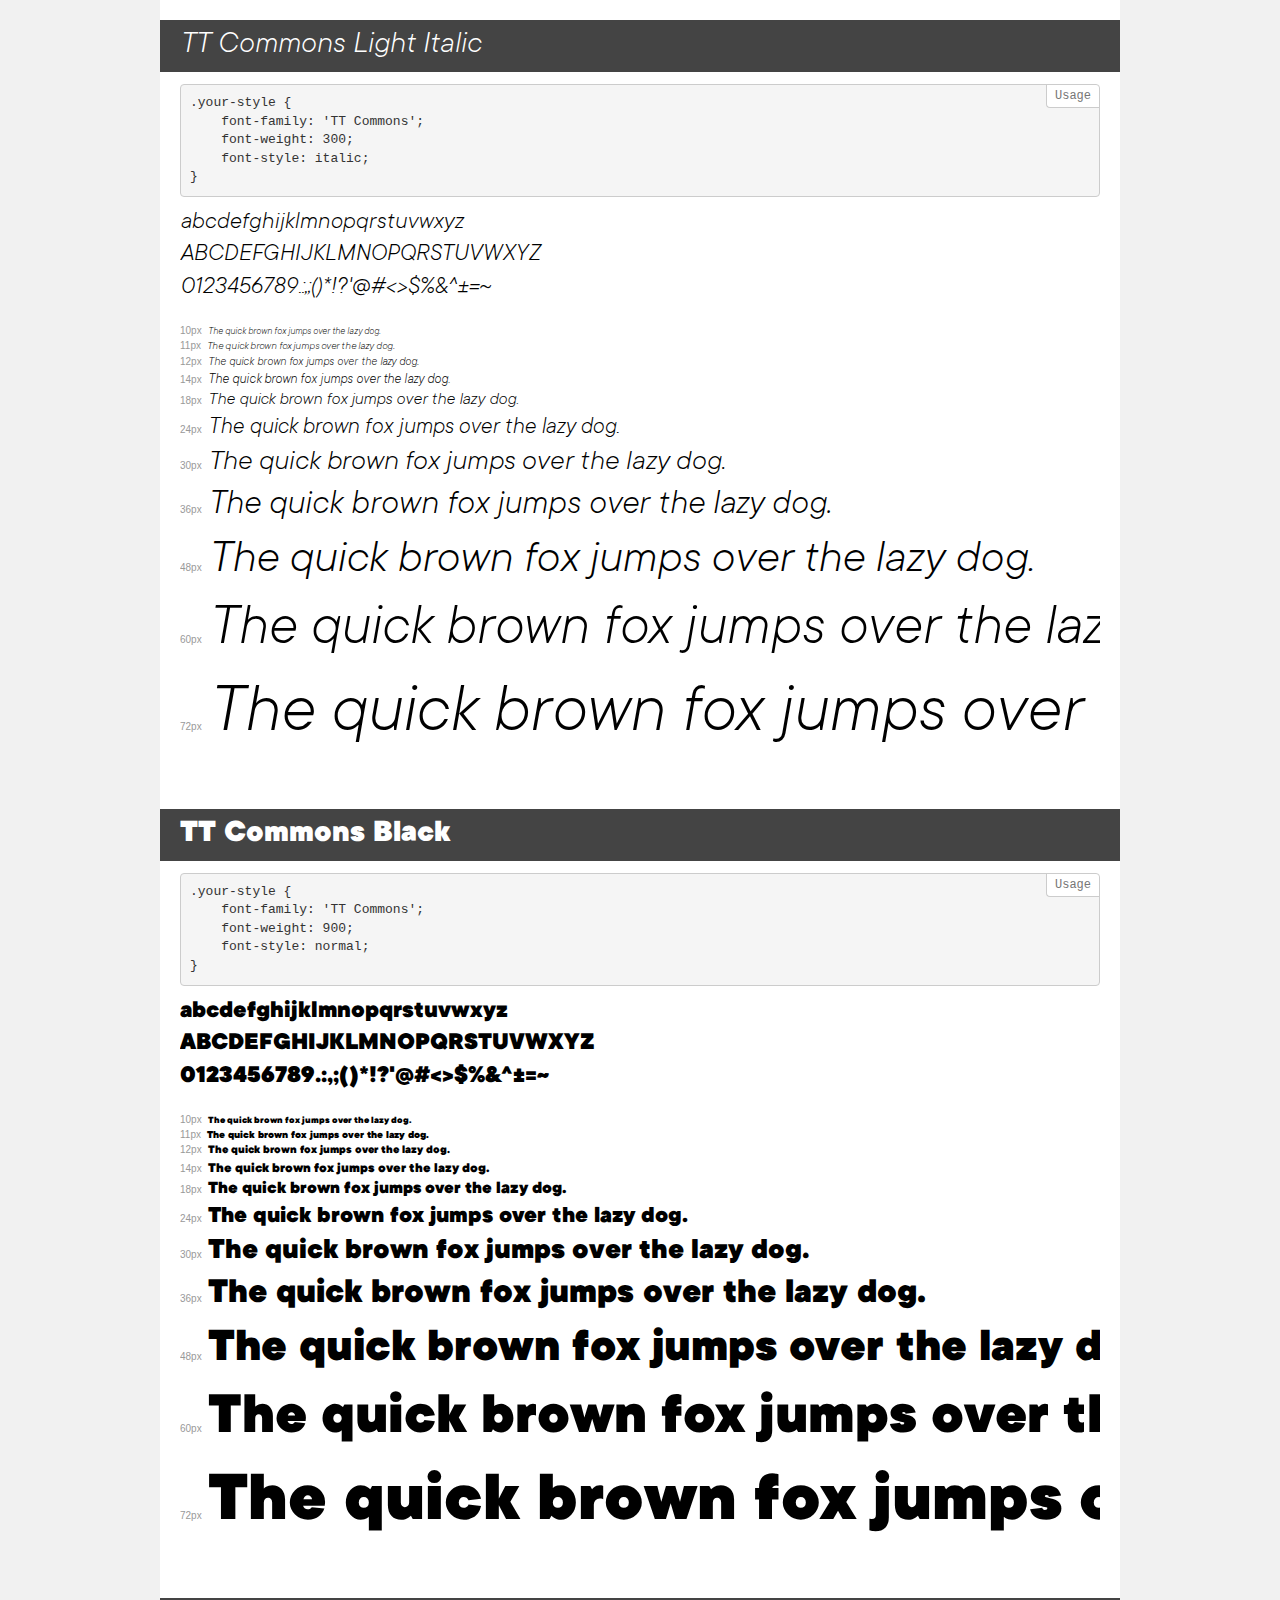
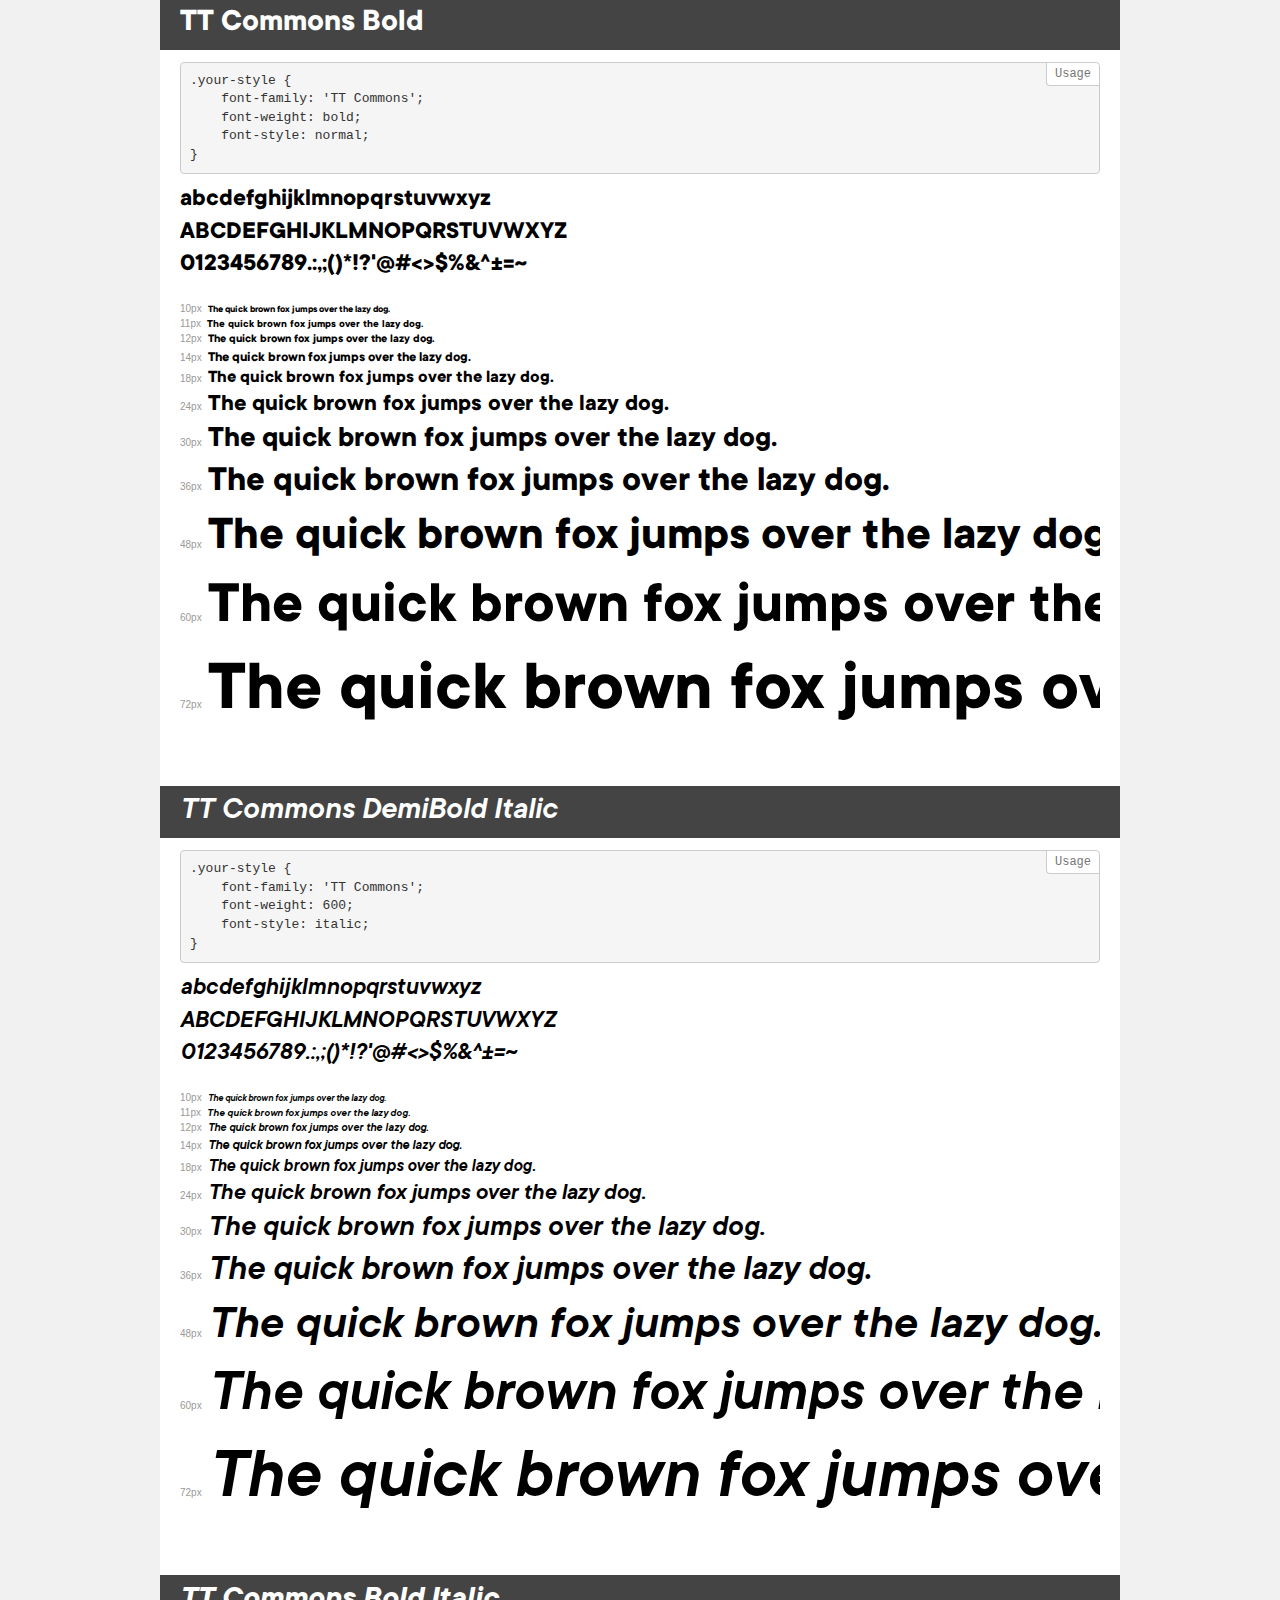
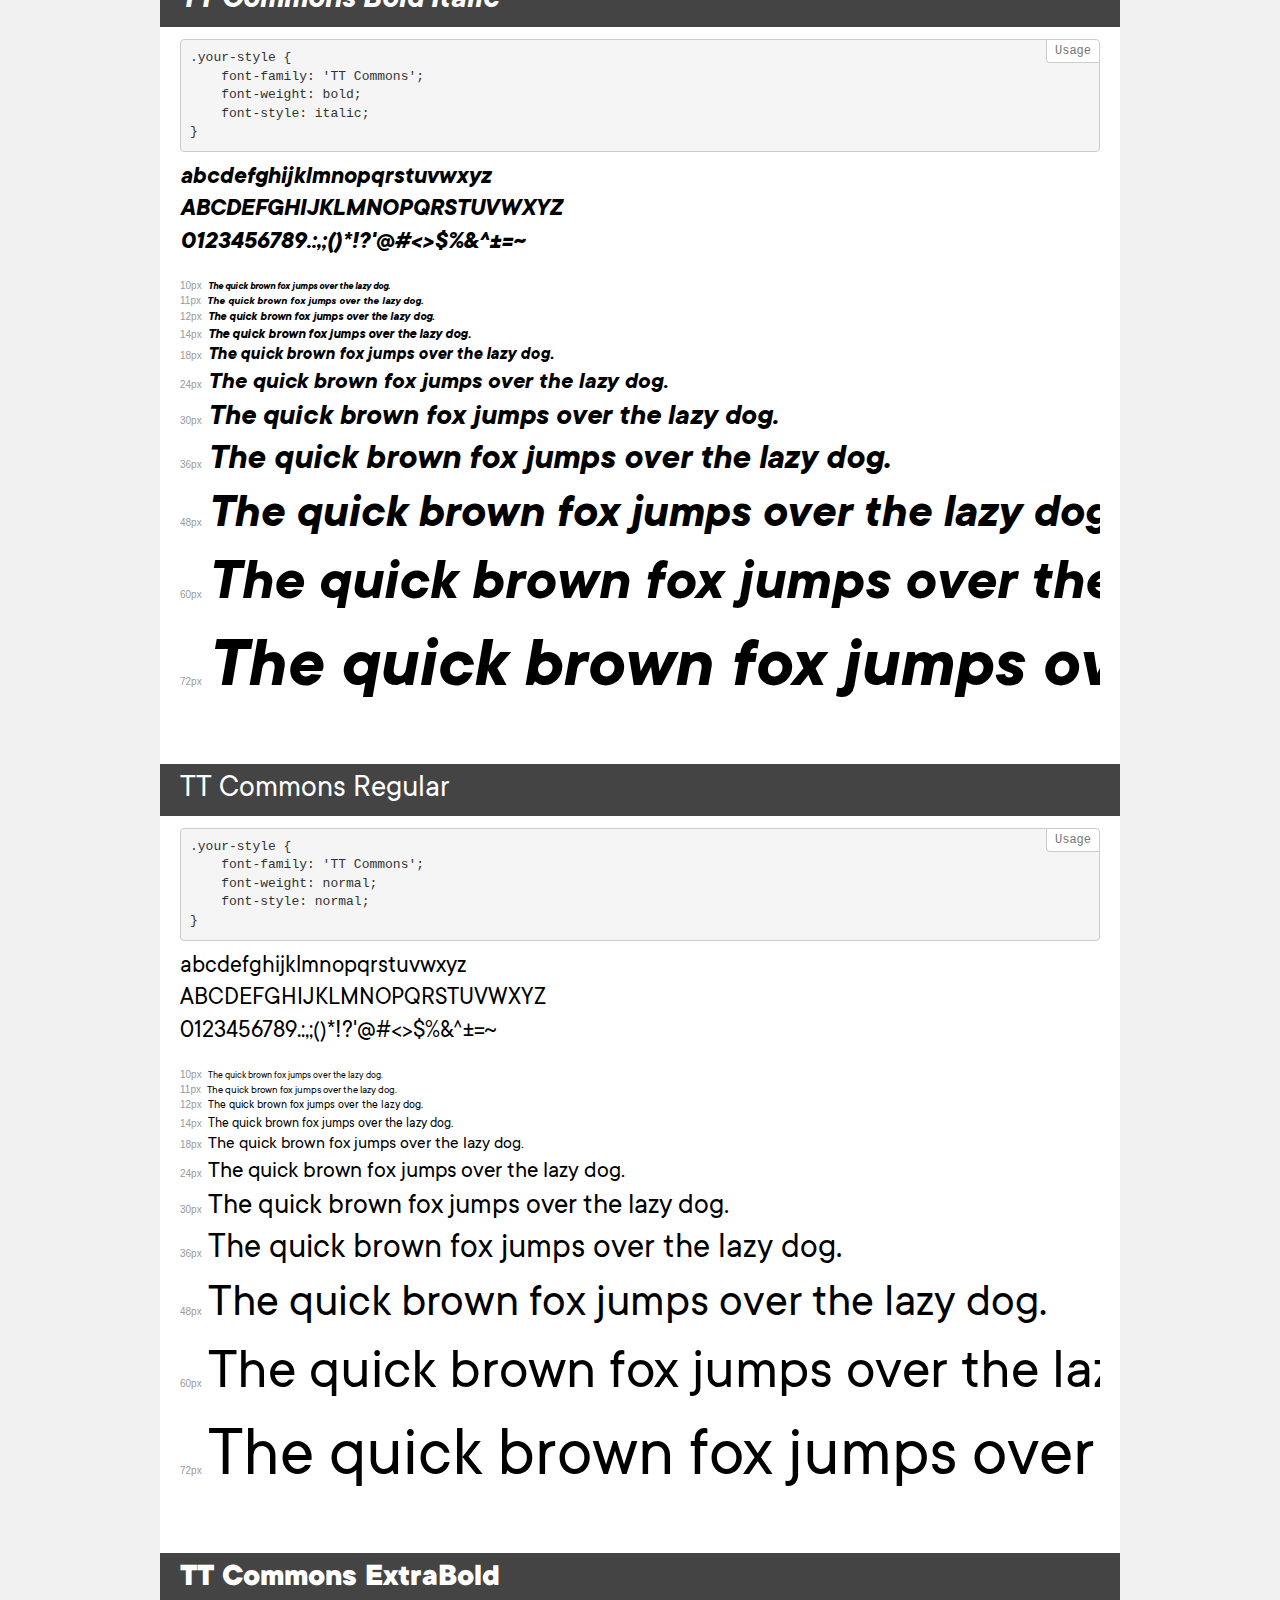
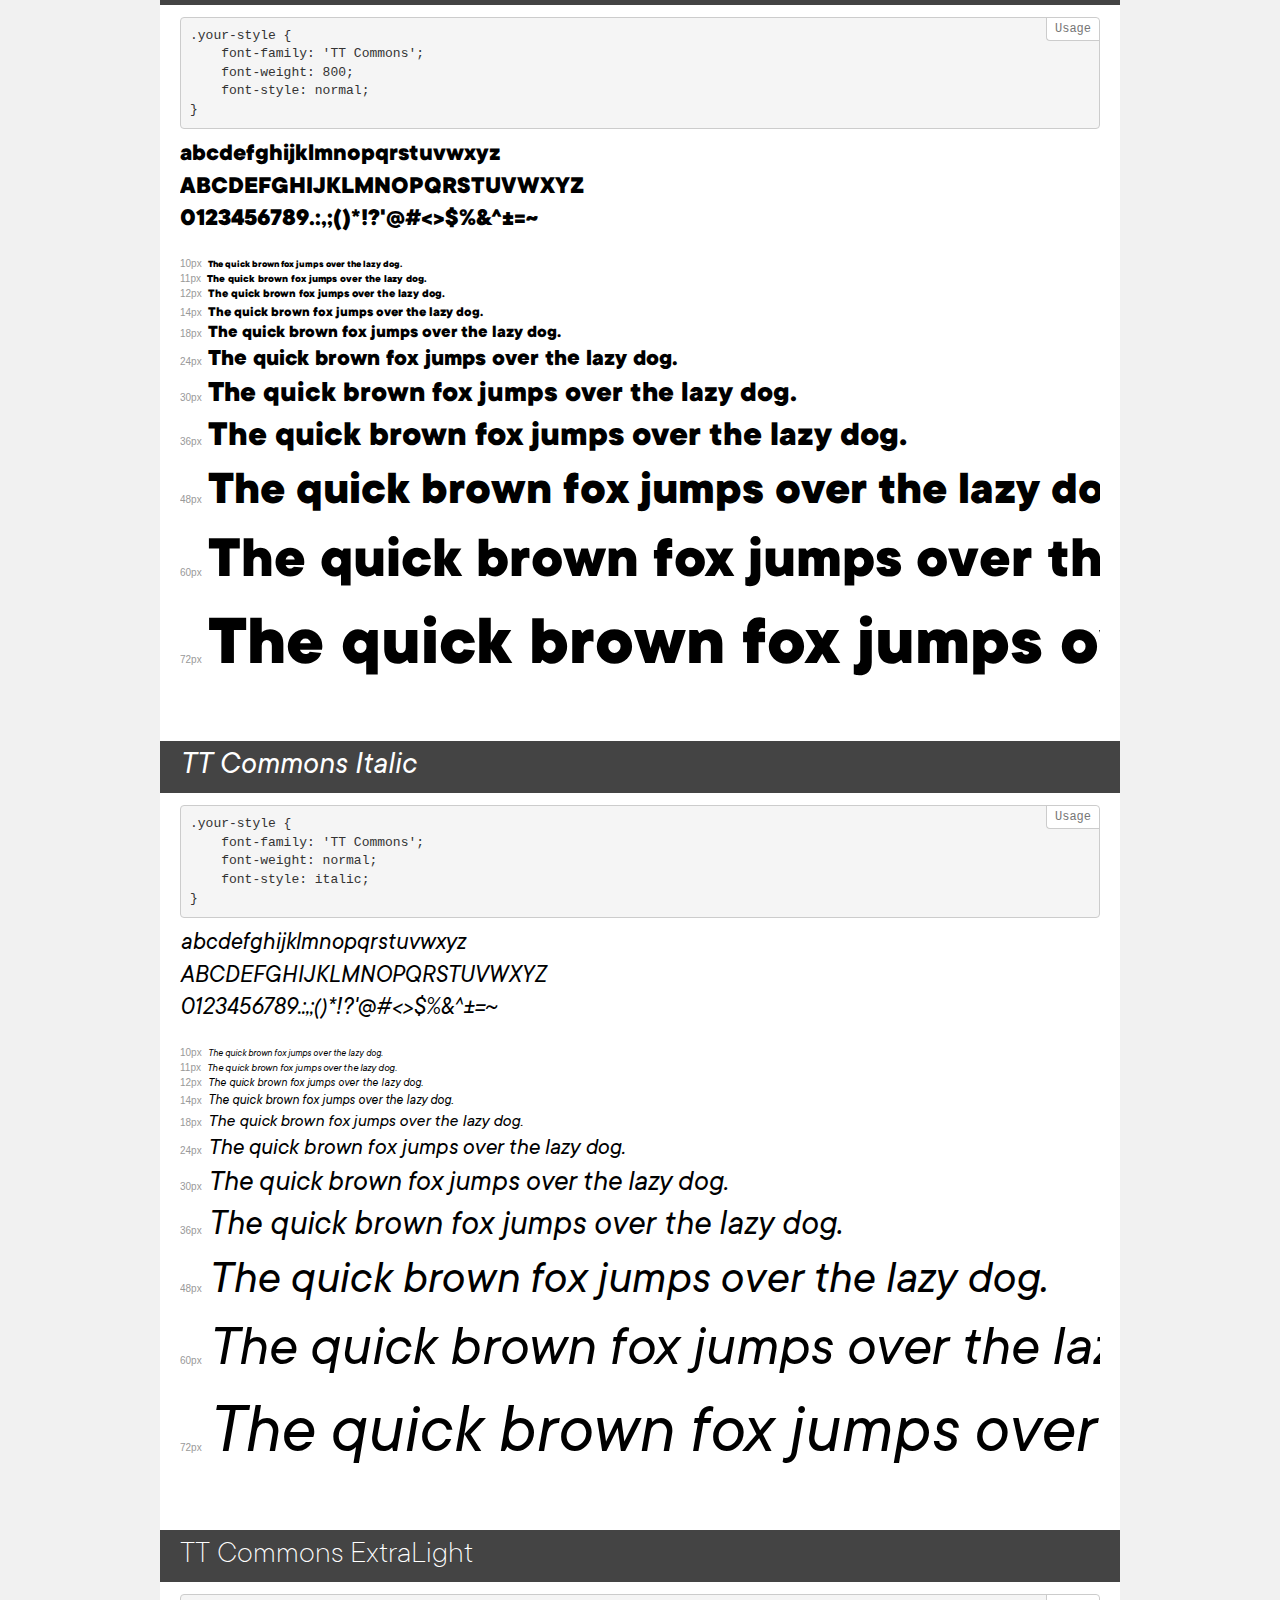
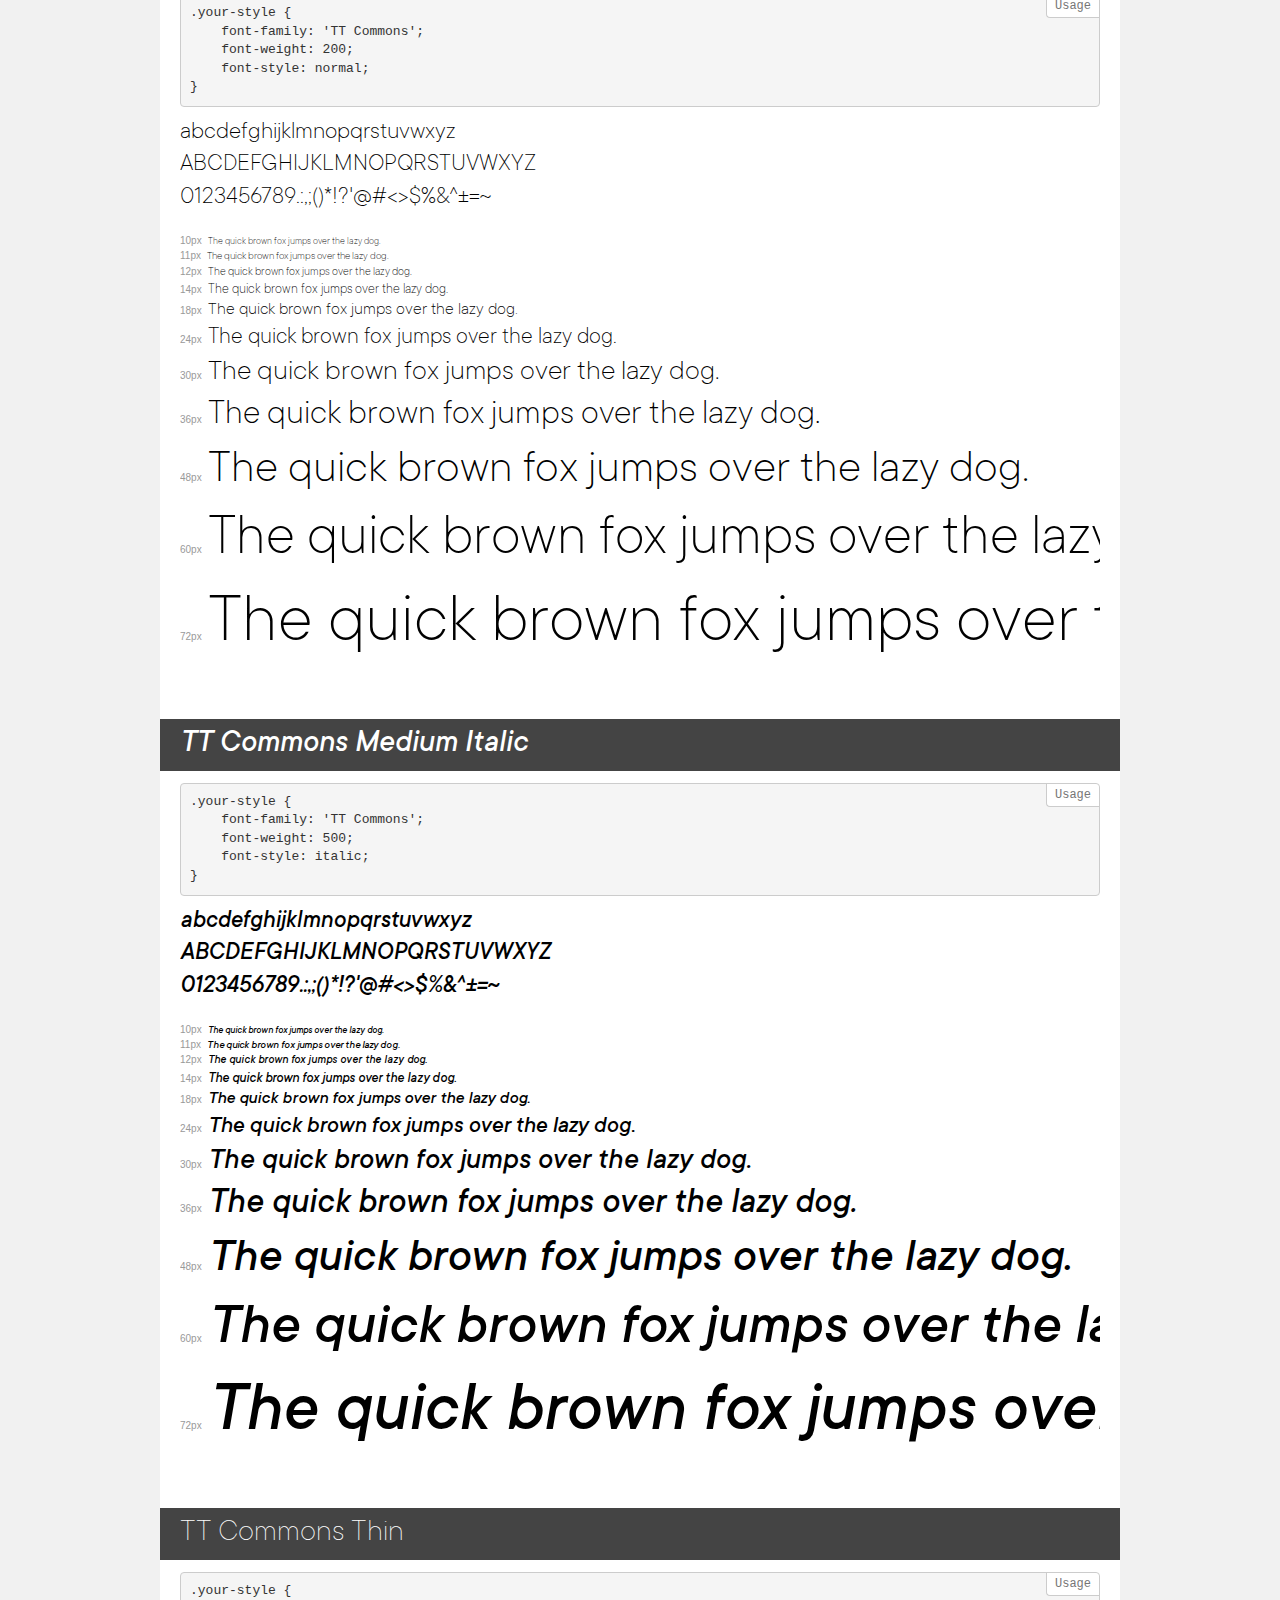
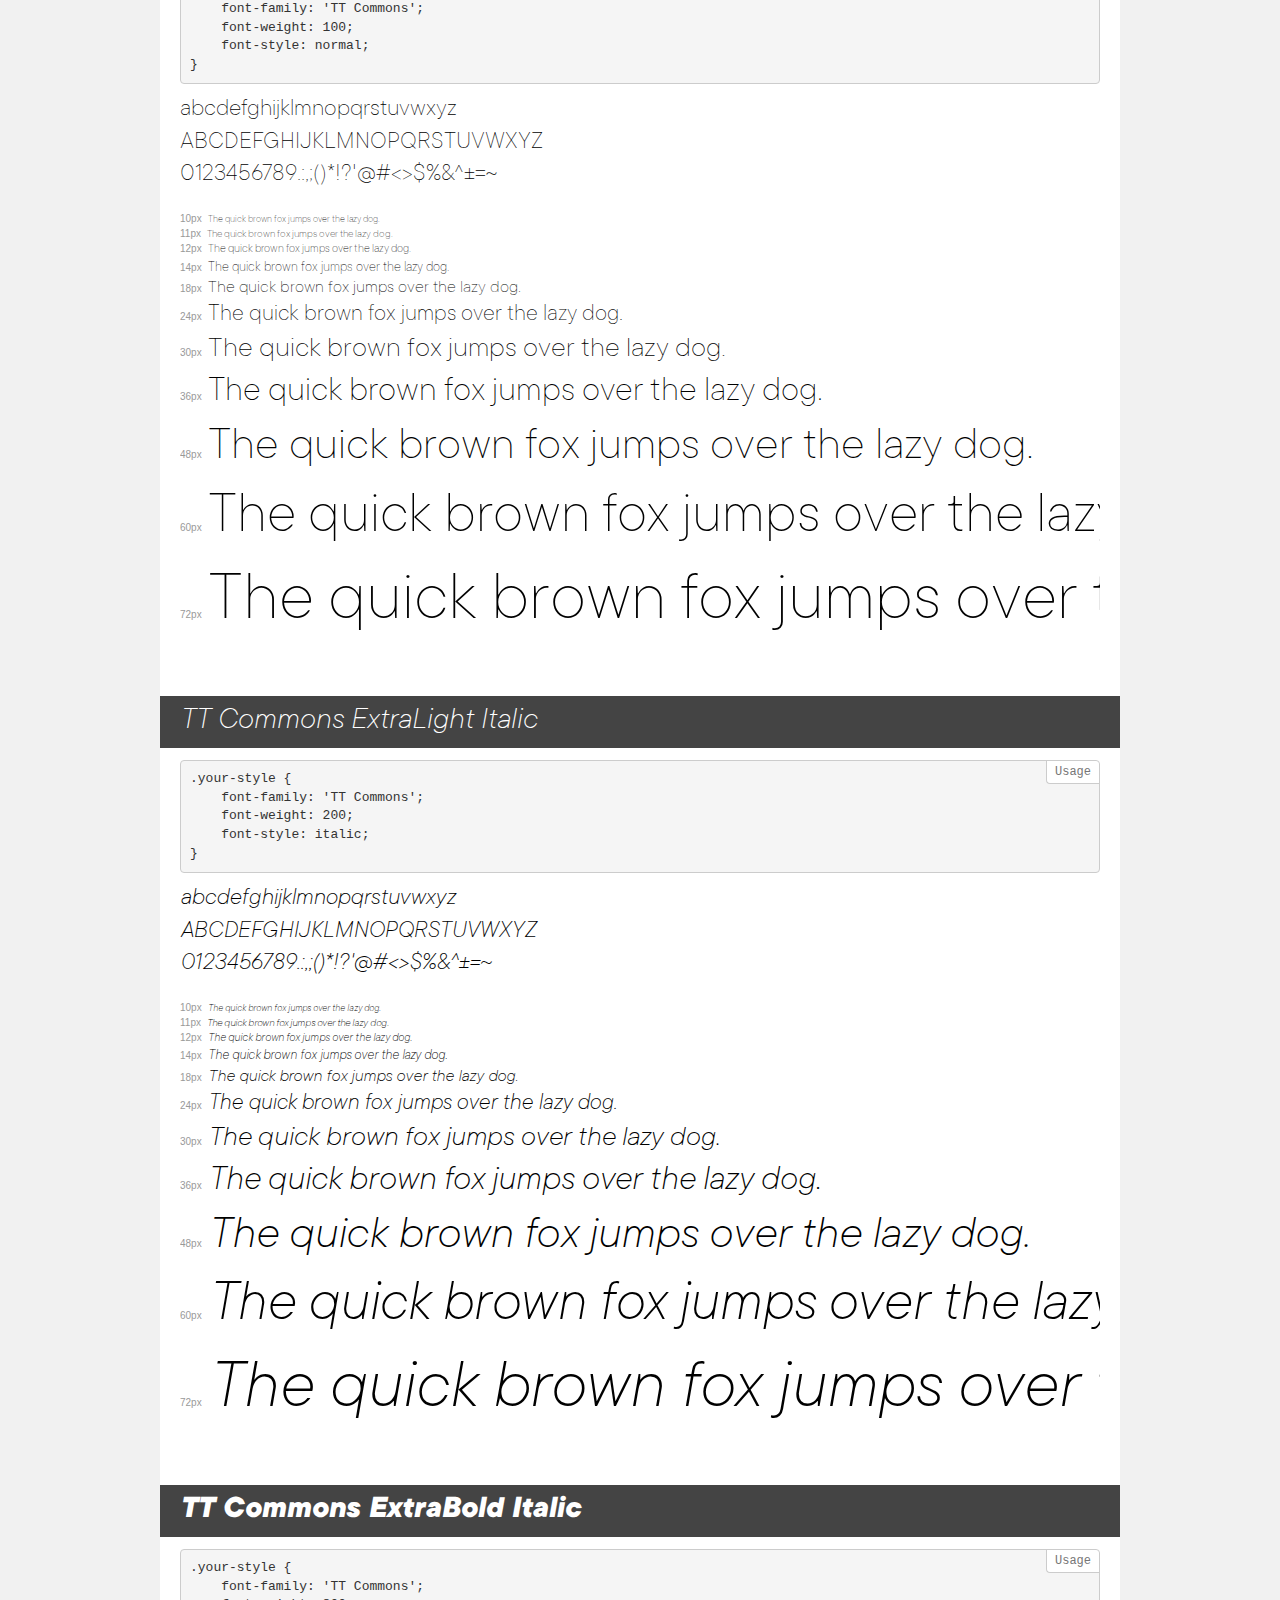
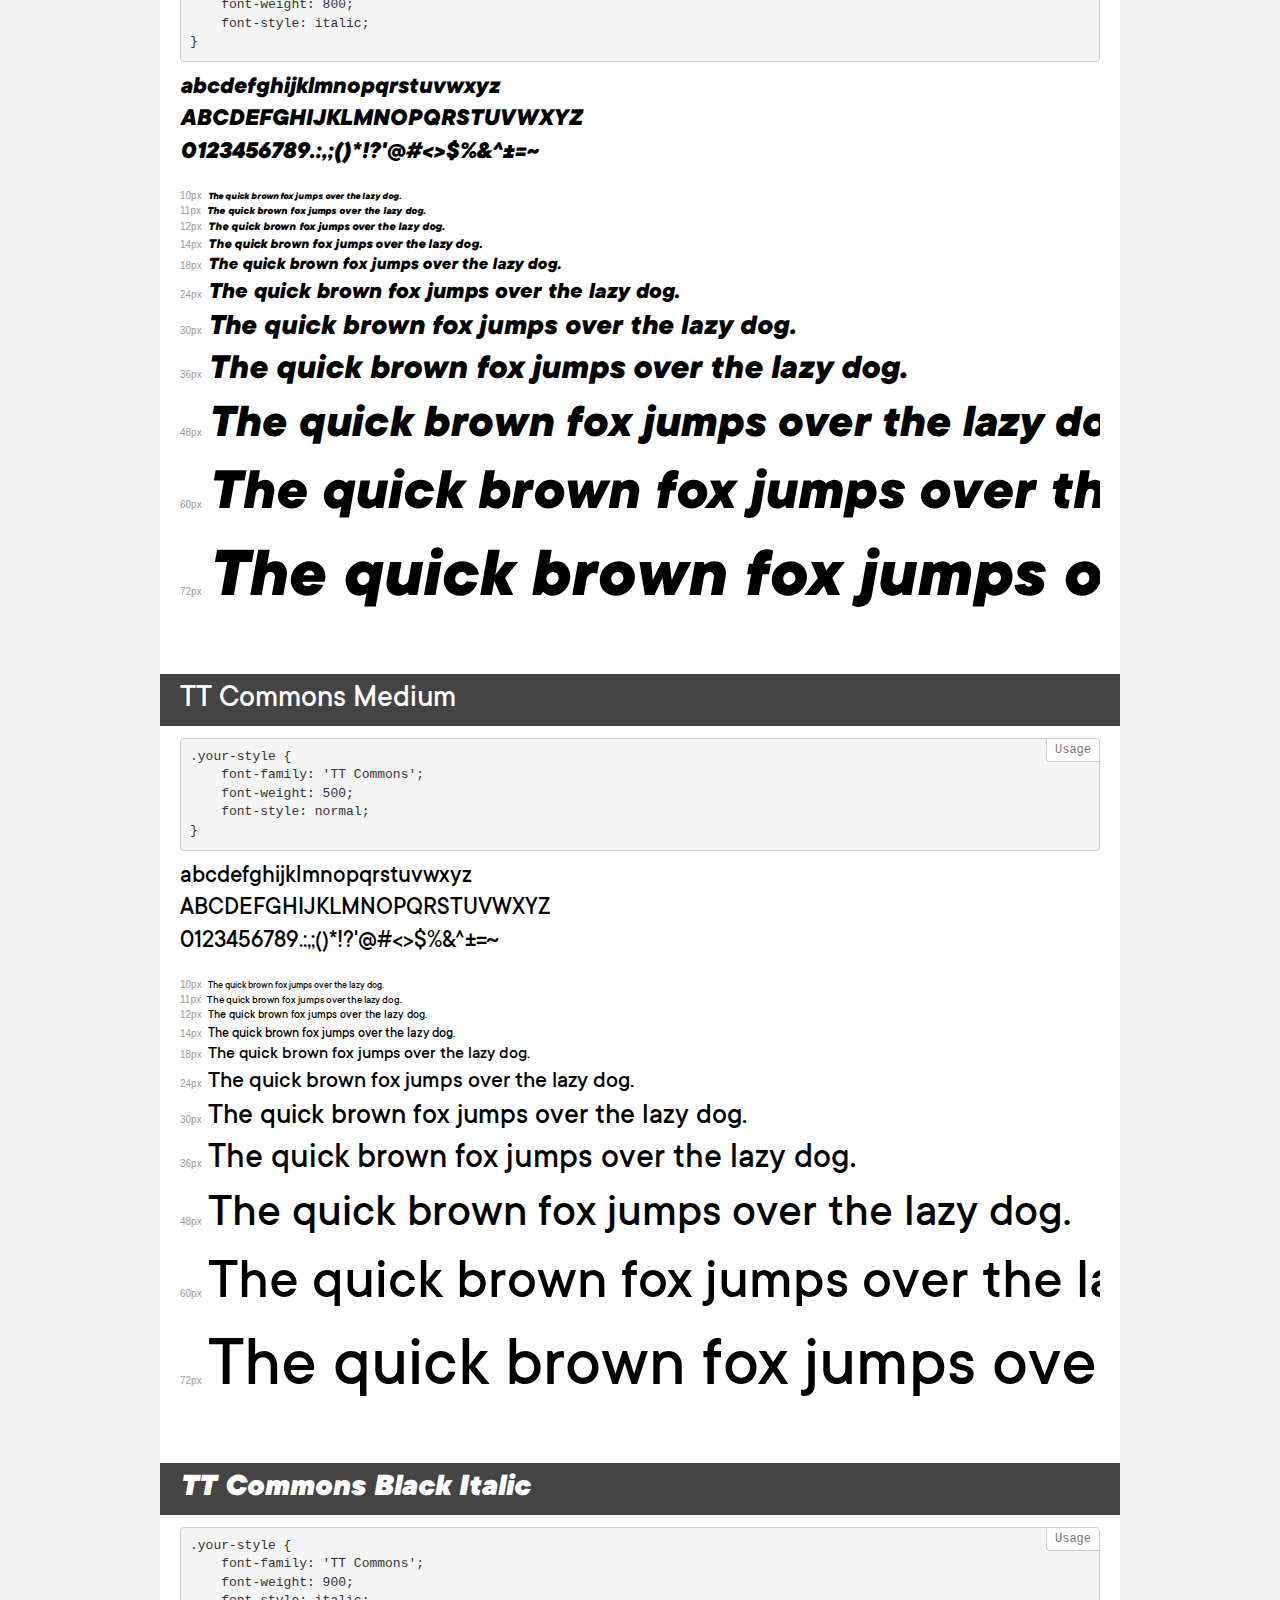
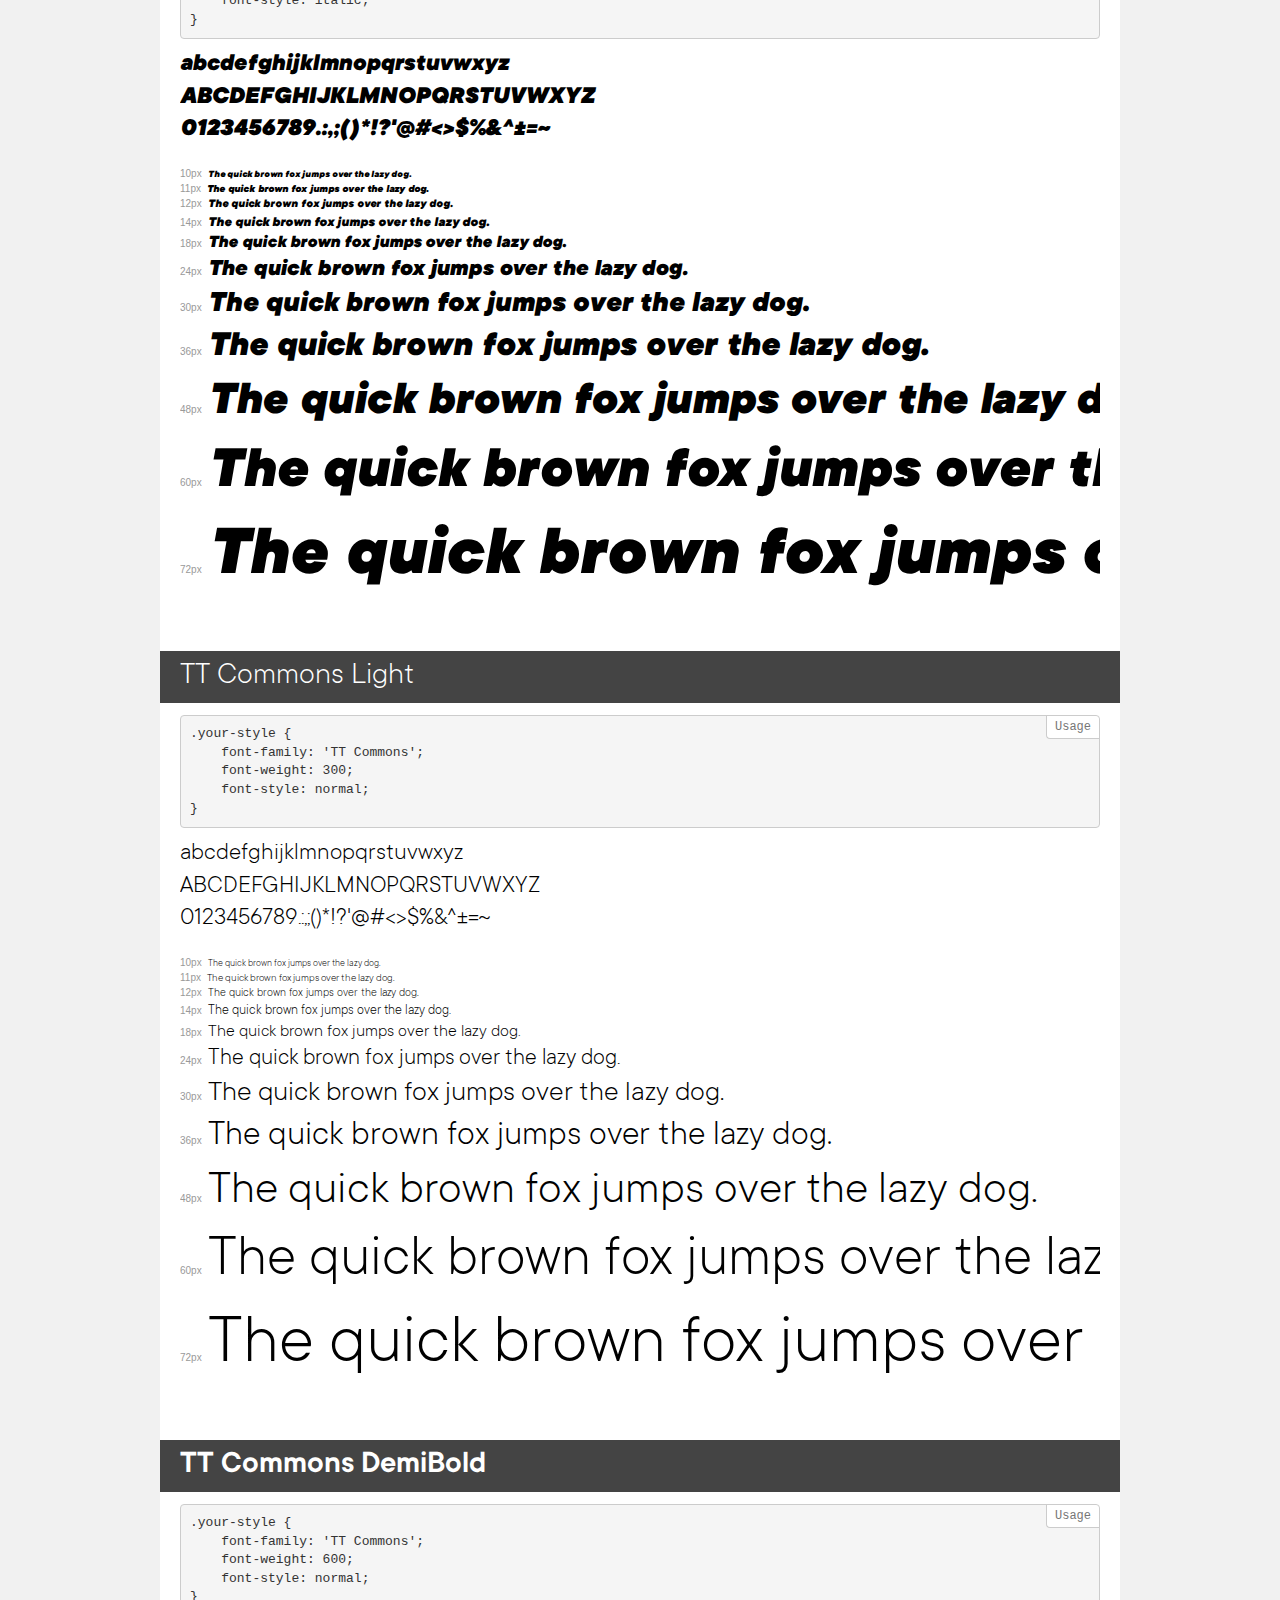
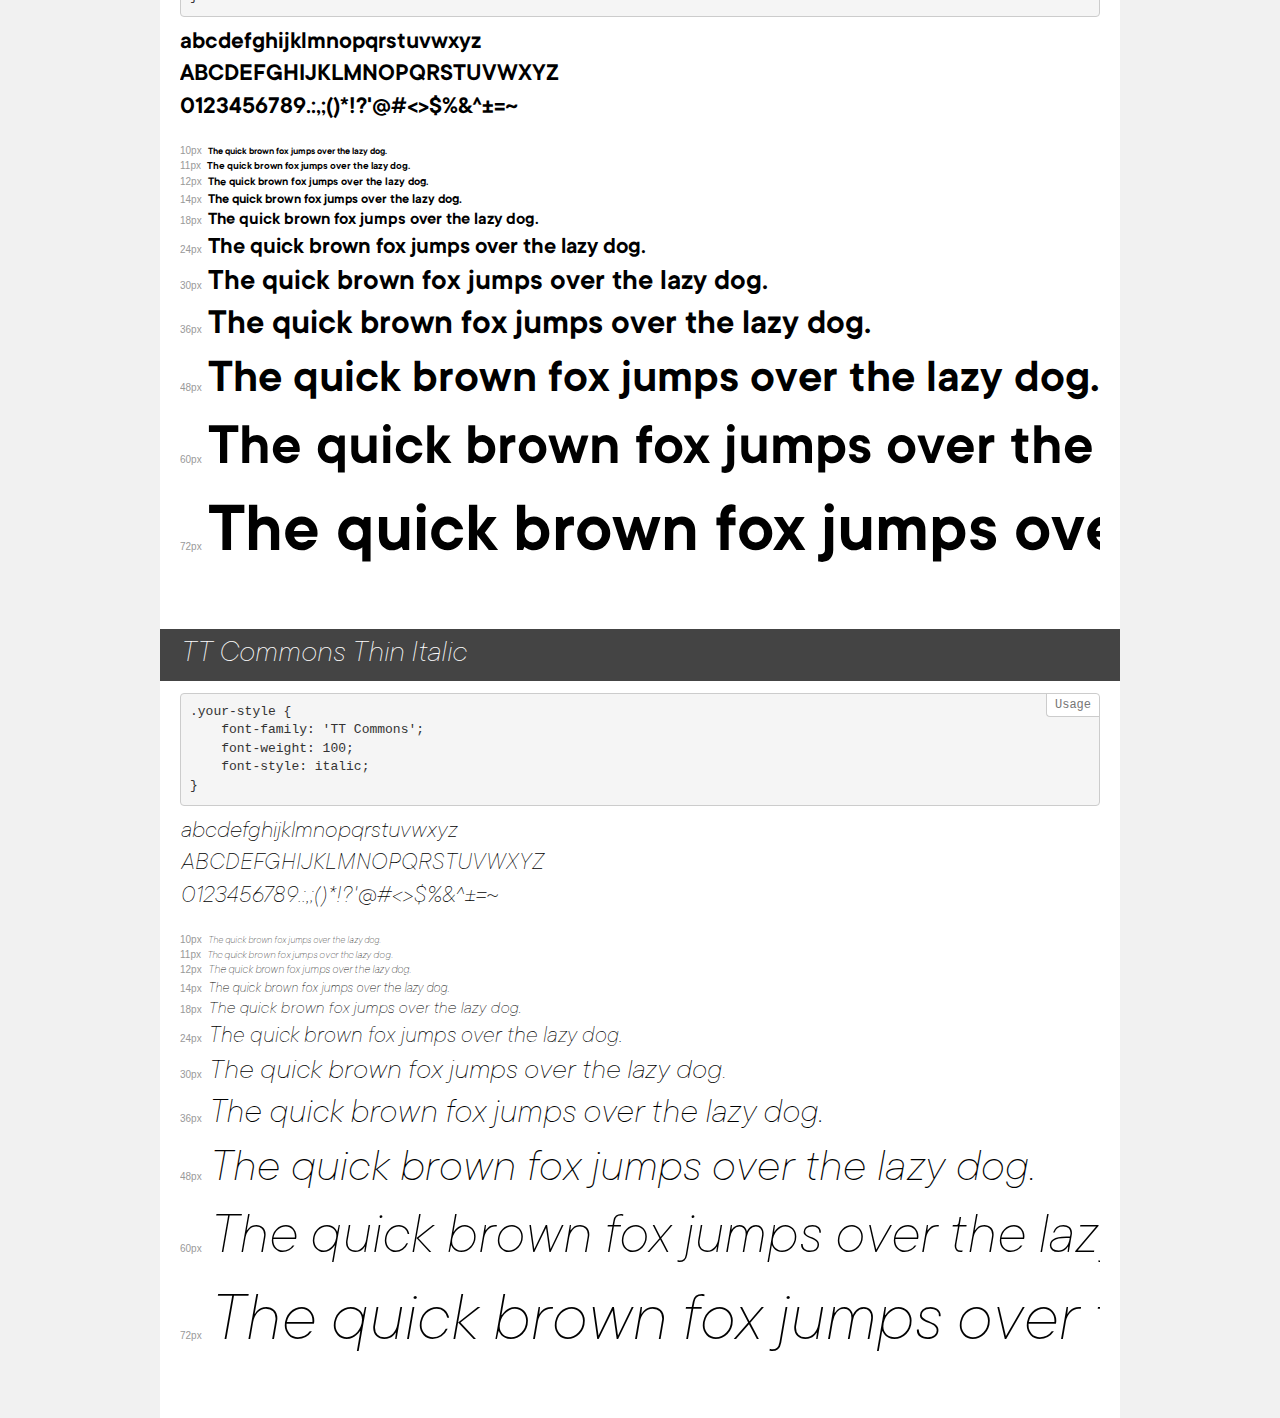
<file: fonts/TTCommons/demo.html>
<!DOCTYPE html>
<html>
<head>
    <meta charset="utf-8">
    <meta http-equiv="X-UA-Compatible" content="IE=edge">
    <meta name="viewport" content="width=device-width, initial-scale=1">
    <meta name="robots" content="noindex, noarchive">
    <meta name="format-detection" content="telephone=no">
    <title>Transfonter demo</title>
    <link href="stylesheet.css" rel="stylesheet">
    <style>
        /*
        http://meyerweb.com/eric/tools/css/reset/
        v2.0 | 20110126
        License: none (public domain)
        */
        html, body, div, span, applet, object, iframe,
        h1, h2, h3, h4, h5, h6, p, blockquote, pre,
        a, abbr, acronym, address, big, cite, code,
        del, dfn, em, img, ins, kbd, q, s, samp,
        small, strike, strong, sub, sup, tt, var,
        b, u, i, center,
        dl, dt, dd, ol, ul, li,
        fieldset, form, label, legend,
        table, caption, tbody, tfoot, thead, tr, th, td,
        article, aside, canvas, details, embed,
        figure, figcaption, footer, header, hgroup,
        menu, nav, output, ruby, section, summary,
        time, mark, audio, video {
            margin: 0;
            padding: 0;
            border: 0;
            font-size: 100%;
            font: inherit;
            vertical-align: baseline;
        }
        /* HTML5 display-role reset for older browsers */
        article, aside, details, figcaption, figure,
        footer, header, hgroup, menu, nav, section {
            display: block;
        }
        body {
            line-height: 1;
        }
        ol, ul {
            list-style: none;
        }
        blockquote, q {
            quotes: none;
        }
        blockquote:before, blockquote:after,
        q:before, q:after {
            content: '';
            content: none;
        }
        table {
            border-collapse: collapse;
            border-spacing: 0;
        }
        /* common styles */
        body {
            background: #f1f1f1;
            color: #000;
        }
        .page {
            background: #fff;
            width: 920px;
            margin: 0 auto;
            padding: 20px 20px 0 20px;
            overflow: hidden;
        }
        .font-container {
            overflow-x: auto;
            overflow-y: hidden;
            margin-bottom: 40px;
            line-height: 1.3;
            white-space: nowrap;
            padding-bottom: 5px;
        }
        h1 {
            position: relative;
            background: #444;
            font-size: 32px;
            color: #fff;
            padding: 10px 20px;
            margin: 0 -20px 12px -20px;
        }
        .letters {
            font-size: 25px;
            margin-bottom: 20px;
        }
        .s10:before {
            content: '10px';
        }
        .s11:before {
            content: '11px';
        }
        .s12:before {
            content: '12px';
        }
        .s14:before {
            content: '14px';
        }
        .s18:before {
            content: '18px';
        }
        .s24:before {
            content: '24px';
        }
        .s30:before {
            content: '30px';
        }
        .s36:before {
            content: '36px';
        }
        .s48:before {
            content: '48px';
        }
        .s60:before {
            content: '60px';
        }
        .s72:before {
            content: '72px';
        }
        .s10:before, .s11:before, .s12:before, .s14:before,
        .s18:before, .s24:before, .s30:before, .s36:before,
        .s48:before, .s60:before, .s72:before {
            font-family: Arial, sans-serif;
            font-size: 10px;
            font-weight: normal;
            font-style: normal;
            color: #999;
            padding-right: 6px;
        }
        pre {
            display: block;
            position: relative;
            padding: 9px;
            margin: 0 0 10px;
            font-family: Monaco, Menlo, Consolas, "Courier New", monospace !important;
            font-size: 13px;
            line-height: 1.428571429;
            color: #333;
            font-weight: normal !important;
            font-style: normal !important;
            background-color: #f5f5f5;
            border: 1px solid #ccc;
            overflow-x: auto;
            border-radius: 4px;
        }
        pre:after {
            display: block;
            position: absolute;
            right: 0;
            top: 0;
            content: 'Usage';
            line-height: 1;
            padding: 5px 8px;
            font-size: 12px;
            color: #767676;
            background-color: #fff;
            border: 1px solid #ccc;
            border-right: none;
            border-top: none;
            border-radius: 0 4px 0 4px;
            z-index: 10;
        }
        /* responsive */
        @media (max-width: 959px) {
            .page {
                width: auto;
                margin: 0;
            }
        }
    </style>
</head>
<body>
<div class="page">
    <div class="demo" style="font-family: 'TT Commons'; font-weight: 300; font-style: italic;">
        <h1>TT Commons Light Italic</h1>
        <pre>.your-style {
    font-family: 'TT Commons';
    font-weight: 300;
    font-style: italic;
}</pre>
        <div class="font-container">
            <p class="letters">
                abcdefghijklmnopqrstuvwxyz<br>
ABCDEFGHIJKLMNOPQRSTUVWXYZ<br>
                0123456789.:,;()*!?'@#<>$%&^+-=~
            </p>
            <p class="s10" style="font-size: 10px;">The quick brown fox jumps over the lazy dog.</p>
            <p class="s11" style="font-size: 11px;">The quick brown fox jumps over the lazy dog.</p>
            <p class="s12" style="font-size: 12px;">The quick brown fox jumps over the lazy dog.</p>
            <p class="s14" style="font-size: 14px;">The quick brown fox jumps over the lazy dog.</p>
            <p class="s18" style="font-size: 18px;">The quick brown fox jumps over the lazy dog.</p>
            <p class="s24" style="font-size: 24px;">The quick brown fox jumps over the lazy dog.</p>
            <p class="s30" style="font-size: 30px;">The quick brown fox jumps over the lazy dog.</p>
            <p class="s36" style="font-size: 36px;">The quick brown fox jumps over the lazy dog.</p>
            <p class="s48" style="font-size: 48px;">The quick brown fox jumps over the lazy dog.</p>
            <p class="s60" style="font-size: 60px;">The quick brown fox jumps over the lazy dog.</p>
            <p class="s72" style="font-size: 72px;">The quick brown fox jumps over the lazy dog.</p>
        </div>
    </div>
    <div class="demo" style="font-family: 'TT Commons'; font-weight: 900; font-style: normal;">
        <h1>TT Commons Black</h1>
        <pre>.your-style {
    font-family: 'TT Commons';
    font-weight: 900;
    font-style: normal;
}</pre>
        <div class="font-container">
            <p class="letters">
                abcdefghijklmnopqrstuvwxyz<br>
ABCDEFGHIJKLMNOPQRSTUVWXYZ<br>
                0123456789.:,;()*!?'@#<>$%&^+-=~
            </p>
            <p class="s10" style="font-size: 10px;">The quick brown fox jumps over the lazy dog.</p>
            <p class="s11" style="font-size: 11px;">The quick brown fox jumps over the lazy dog.</p>
            <p class="s12" style="font-size: 12px;">The quick brown fox jumps over the lazy dog.</p>
            <p class="s14" style="font-size: 14px;">The quick brown fox jumps over the lazy dog.</p>
            <p class="s18" style="font-size: 18px;">The quick brown fox jumps over the lazy dog.</p>
            <p class="s24" style="font-size: 24px;">The quick brown fox jumps over the lazy dog.</p>
            <p class="s30" style="font-size: 30px;">The quick brown fox jumps over the lazy dog.</p>
            <p class="s36" style="font-size: 36px;">The quick brown fox jumps over the lazy dog.</p>
            <p class="s48" style="font-size: 48px;">The quick brown fox jumps over the lazy dog.</p>
            <p class="s60" style="font-size: 60px;">The quick brown fox jumps over the lazy dog.</p>
            <p class="s72" style="font-size: 72px;">The quick brown fox jumps over the lazy dog.</p>
        </div>
    </div>
    <div class="demo" style="font-family: 'TT Commons'; font-weight: bold; font-style: normal;">
        <h1>TT Commons Bold</h1>
        <pre>.your-style {
    font-family: 'TT Commons';
    font-weight: bold;
    font-style: normal;
}</pre>
        <div class="font-container">
            <p class="letters">
                abcdefghijklmnopqrstuvwxyz<br>
ABCDEFGHIJKLMNOPQRSTUVWXYZ<br>
                0123456789.:,;()*!?'@#<>$%&^+-=~
            </p>
            <p class="s10" style="font-size: 10px;">The quick brown fox jumps over the lazy dog.</p>
            <p class="s11" style="font-size: 11px;">The quick brown fox jumps over the lazy dog.</p>
            <p class="s12" style="font-size: 12px;">The quick brown fox jumps over the lazy dog.</p>
            <p class="s14" style="font-size: 14px;">The quick brown fox jumps over the lazy dog.</p>
            <p class="s18" style="font-size: 18px;">The quick brown fox jumps over the lazy dog.</p>
            <p class="s24" style="font-size: 24px;">The quick brown fox jumps over the lazy dog.</p>
            <p class="s30" style="font-size: 30px;">The quick brown fox jumps over the lazy dog.</p>
            <p class="s36" style="font-size: 36px;">The quick brown fox jumps over the lazy dog.</p>
            <p class="s48" style="font-size: 48px;">The quick brown fox jumps over the lazy dog.</p>
            <p class="s60" style="font-size: 60px;">The quick brown fox jumps over the lazy dog.</p>
            <p class="s72" style="font-size: 72px;">The quick brown fox jumps over the lazy dog.</p>
        </div>
    </div>
    <div class="demo" style="font-family: 'TT Commons'; font-weight: 600; font-style: italic;">
        <h1>TT Commons DemiBold Italic</h1>
        <pre>.your-style {
    font-family: 'TT Commons';
    font-weight: 600;
    font-style: italic;
}</pre>
        <div class="font-container">
            <p class="letters">
                abcdefghijklmnopqrstuvwxyz<br>
ABCDEFGHIJKLMNOPQRSTUVWXYZ<br>
                0123456789.:,;()*!?'@#<>$%&^+-=~
            </p>
            <p class="s10" style="font-size: 10px;">The quick brown fox jumps over the lazy dog.</p>
            <p class="s11" style="font-size: 11px;">The quick brown fox jumps over the lazy dog.</p>
            <p class="s12" style="font-size: 12px;">The quick brown fox jumps over the lazy dog.</p>
            <p class="s14" style="font-size: 14px;">The quick brown fox jumps over the lazy dog.</p>
            <p class="s18" style="font-size: 18px;">The quick brown fox jumps over the lazy dog.</p>
            <p class="s24" style="font-size: 24px;">The quick brown fox jumps over the lazy dog.</p>
            <p class="s30" style="font-size: 30px;">The quick brown fox jumps over the lazy dog.</p>
            <p class="s36" style="font-size: 36px;">The quick brown fox jumps over the lazy dog.</p>
            <p class="s48" style="font-size: 48px;">The quick brown fox jumps over the lazy dog.</p>
            <p class="s60" style="font-size: 60px;">The quick brown fox jumps over the lazy dog.</p>
            <p class="s72" style="font-size: 72px;">The quick brown fox jumps over the lazy dog.</p>
        </div>
    </div>
    <div class="demo" style="font-family: 'TT Commons'; font-weight: bold; font-style: italic;">
        <h1>TT Commons Bold Italic</h1>
        <pre>.your-style {
    font-family: 'TT Commons';
    font-weight: bold;
    font-style: italic;
}</pre>
        <div class="font-container">
            <p class="letters">
                abcdefghijklmnopqrstuvwxyz<br>
ABCDEFGHIJKLMNOPQRSTUVWXYZ<br>
                0123456789.:,;()*!?'@#<>$%&^+-=~
            </p>
            <p class="s10" style="font-size: 10px;">The quick brown fox jumps over the lazy dog.</p>
            <p class="s11" style="font-size: 11px;">The quick brown fox jumps over the lazy dog.</p>
            <p class="s12" style="font-size: 12px;">The quick brown fox jumps over the lazy dog.</p>
            <p class="s14" style="font-size: 14px;">The quick brown fox jumps over the lazy dog.</p>
            <p class="s18" style="font-size: 18px;">The quick brown fox jumps over the lazy dog.</p>
            <p class="s24" style="font-size: 24px;">The quick brown fox jumps over the lazy dog.</p>
            <p class="s30" style="font-size: 30px;">The quick brown fox jumps over the lazy dog.</p>
            <p class="s36" style="font-size: 36px;">The quick brown fox jumps over the lazy dog.</p>
            <p class="s48" style="font-size: 48px;">The quick brown fox jumps over the lazy dog.</p>
            <p class="s60" style="font-size: 60px;">The quick brown fox jumps over the lazy dog.</p>
            <p class="s72" style="font-size: 72px;">The quick brown fox jumps over the lazy dog.</p>
        </div>
    </div>
    <div class="demo" style="font-family: 'TT Commons'; font-weight: normal; font-style: normal;">
        <h1>TT Commons Regular</h1>
        <pre>.your-style {
    font-family: 'TT Commons';
    font-weight: normal;
    font-style: normal;
}</pre>
        <div class="font-container">
            <p class="letters">
                abcdefghijklmnopqrstuvwxyz<br>
ABCDEFGHIJKLMNOPQRSTUVWXYZ<br>
                0123456789.:,;()*!?'@#<>$%&^+-=~
            </p>
            <p class="s10" style="font-size: 10px;">The quick brown fox jumps over the lazy dog.</p>
            <p class="s11" style="font-size: 11px;">The quick brown fox jumps over the lazy dog.</p>
            <p class="s12" style="font-size: 12px;">The quick brown fox jumps over the lazy dog.</p>
            <p class="s14" style="font-size: 14px;">The quick brown fox jumps over the lazy dog.</p>
            <p class="s18" style="font-size: 18px;">The quick brown fox jumps over the lazy dog.</p>
            <p class="s24" style="font-size: 24px;">The quick brown fox jumps over the lazy dog.</p>
            <p class="s30" style="font-size: 30px;">The quick brown fox jumps over the lazy dog.</p>
            <p class="s36" style="font-size: 36px;">The quick brown fox jumps over the lazy dog.</p>
            <p class="s48" style="font-size: 48px;">The quick brown fox jumps over the lazy dog.</p>
            <p class="s60" style="font-size: 60px;">The quick brown fox jumps over the lazy dog.</p>
            <p class="s72" style="font-size: 72px;">The quick brown fox jumps over the lazy dog.</p>
        </div>
    </div>
    <div class="demo" style="font-family: 'TT Commons'; font-weight: 800; font-style: normal;">
        <h1>TT Commons ExtraBold</h1>
        <pre>.your-style {
    font-family: 'TT Commons';
    font-weight: 800;
    font-style: normal;
}</pre>
        <div class="font-container">
            <p class="letters">
                abcdefghijklmnopqrstuvwxyz<br>
ABCDEFGHIJKLMNOPQRSTUVWXYZ<br>
                0123456789.:,;()*!?'@#<>$%&^+-=~
            </p>
            <p class="s10" style="font-size: 10px;">The quick brown fox jumps over the lazy dog.</p>
            <p class="s11" style="font-size: 11px;">The quick brown fox jumps over the lazy dog.</p>
            <p class="s12" style="font-size: 12px;">The quick brown fox jumps over the lazy dog.</p>
            <p class="s14" style="font-size: 14px;">The quick brown fox jumps over the lazy dog.</p>
            <p class="s18" style="font-size: 18px;">The quick brown fox jumps over the lazy dog.</p>
            <p class="s24" style="font-size: 24px;">The quick brown fox jumps over the lazy dog.</p>
            <p class="s30" style="font-size: 30px;">The quick brown fox jumps over the lazy dog.</p>
            <p class="s36" style="font-size: 36px;">The quick brown fox jumps over the lazy dog.</p>
            <p class="s48" style="font-size: 48px;">The quick brown fox jumps over the lazy dog.</p>
            <p class="s60" style="font-size: 60px;">The quick brown fox jumps over the lazy dog.</p>
            <p class="s72" style="font-size: 72px;">The quick brown fox jumps over the lazy dog.</p>
        </div>
    </div>
    <div class="demo" style="font-family: 'TT Commons'; font-weight: normal; font-style: italic;">
        <h1>TT Commons Italic</h1>
        <pre>.your-style {
    font-family: 'TT Commons';
    font-weight: normal;
    font-style: italic;
}</pre>
        <div class="font-container">
            <p class="letters">
                abcdefghijklmnopqrstuvwxyz<br>
ABCDEFGHIJKLMNOPQRSTUVWXYZ<br>
                0123456789.:,;()*!?'@#<>$%&^+-=~
            </p>
            <p class="s10" style="font-size: 10px;">The quick brown fox jumps over the lazy dog.</p>
            <p class="s11" style="font-size: 11px;">The quick brown fox jumps over the lazy dog.</p>
            <p class="s12" style="font-size: 12px;">The quick brown fox jumps over the lazy dog.</p>
            <p class="s14" style="font-size: 14px;">The quick brown fox jumps over the lazy dog.</p>
            <p class="s18" style="font-size: 18px;">The quick brown fox jumps over the lazy dog.</p>
            <p class="s24" style="font-size: 24px;">The quick brown fox jumps over the lazy dog.</p>
            <p class="s30" style="font-size: 30px;">The quick brown fox jumps over the lazy dog.</p>
            <p class="s36" style="font-size: 36px;">The quick brown fox jumps over the lazy dog.</p>
            <p class="s48" style="font-size: 48px;">The quick brown fox jumps over the lazy dog.</p>
            <p class="s60" style="font-size: 60px;">The quick brown fox jumps over the lazy dog.</p>
            <p class="s72" style="font-size: 72px;">The quick brown fox jumps over the lazy dog.</p>
        </div>
    </div>
    <div class="demo" style="font-family: 'TT Commons'; font-weight: 200; font-style: normal;">
        <h1>TT Commons ExtraLight</h1>
        <pre>.your-style {
    font-family: 'TT Commons';
    font-weight: 200;
    font-style: normal;
}</pre>
        <div class="font-container">
            <p class="letters">
                abcdefghijklmnopqrstuvwxyz<br>
ABCDEFGHIJKLMNOPQRSTUVWXYZ<br>
                0123456789.:,;()*!?'@#<>$%&^+-=~
            </p>
            <p class="s10" style="font-size: 10px;">The quick brown fox jumps over the lazy dog.</p>
            <p class="s11" style="font-size: 11px;">The quick brown fox jumps over the lazy dog.</p>
            <p class="s12" style="font-size: 12px;">The quick brown fox jumps over the lazy dog.</p>
            <p class="s14" style="font-size: 14px;">The quick brown fox jumps over the lazy dog.</p>
            <p class="s18" style="font-size: 18px;">The quick brown fox jumps over the lazy dog.</p>
            <p class="s24" style="font-size: 24px;">The quick brown fox jumps over the lazy dog.</p>
            <p class="s30" style="font-size: 30px;">The quick brown fox jumps over the lazy dog.</p>
            <p class="s36" style="font-size: 36px;">The quick brown fox jumps over the lazy dog.</p>
            <p class="s48" style="font-size: 48px;">The quick brown fox jumps over the lazy dog.</p>
            <p class="s60" style="font-size: 60px;">The quick brown fox jumps over the lazy dog.</p>
            <p class="s72" style="font-size: 72px;">The quick brown fox jumps over the lazy dog.</p>
        </div>
    </div>
    <div class="demo" style="font-family: 'TT Commons'; font-weight: 500; font-style: italic;">
        <h1>TT Commons Medium Italic</h1>
        <pre>.your-style {
    font-family: 'TT Commons';
    font-weight: 500;
    font-style: italic;
}</pre>
        <div class="font-container">
            <p class="letters">
                abcdefghijklmnopqrstuvwxyz<br>
ABCDEFGHIJKLMNOPQRSTUVWXYZ<br>
                0123456789.:,;()*!?'@#<>$%&^+-=~
            </p>
            <p class="s10" style="font-size: 10px;">The quick brown fox jumps over the lazy dog.</p>
            <p class="s11" style="font-size: 11px;">The quick brown fox jumps over the lazy dog.</p>
            <p class="s12" style="font-size: 12px;">The quick brown fox jumps over the lazy dog.</p>
            <p class="s14" style="font-size: 14px;">The quick brown fox jumps over the lazy dog.</p>
            <p class="s18" style="font-size: 18px;">The quick brown fox jumps over the lazy dog.</p>
            <p class="s24" style="font-size: 24px;">The quick brown fox jumps over the lazy dog.</p>
            <p class="s30" style="font-size: 30px;">The quick brown fox jumps over the lazy dog.</p>
            <p class="s36" style="font-size: 36px;">The quick brown fox jumps over the lazy dog.</p>
            <p class="s48" style="font-size: 48px;">The quick brown fox jumps over the lazy dog.</p>
            <p class="s60" style="font-size: 60px;">The quick brown fox jumps over the lazy dog.</p>
            <p class="s72" style="font-size: 72px;">The quick brown fox jumps over the lazy dog.</p>
        </div>
    </div>
    <div class="demo" style="font-family: 'TT Commons'; font-weight: 100; font-style: normal;">
        <h1>TT Commons Thin</h1>
        <pre>.your-style {
    font-family: 'TT Commons';
    font-weight: 100;
    font-style: normal;
}</pre>
        <div class="font-container">
            <p class="letters">
                abcdefghijklmnopqrstuvwxyz<br>
ABCDEFGHIJKLMNOPQRSTUVWXYZ<br>
                0123456789.:,;()*!?'@#<>$%&^+-=~
            </p>
            <p class="s10" style="font-size: 10px;">The quick brown fox jumps over the lazy dog.</p>
            <p class="s11" style="font-size: 11px;">The quick brown fox jumps over the lazy dog.</p>
            <p class="s12" style="font-size: 12px;">The quick brown fox jumps over the lazy dog.</p>
            <p class="s14" style="font-size: 14px;">The quick brown fox jumps over the lazy dog.</p>
            <p class="s18" style="font-size: 18px;">The quick brown fox jumps over the lazy dog.</p>
            <p class="s24" style="font-size: 24px;">The quick brown fox jumps over the lazy dog.</p>
            <p class="s30" style="font-size: 30px;">The quick brown fox jumps over the lazy dog.</p>
            <p class="s36" style="font-size: 36px;">The quick brown fox jumps over the lazy dog.</p>
            <p class="s48" style="font-size: 48px;">The quick brown fox jumps over the lazy dog.</p>
            <p class="s60" style="font-size: 60px;">The quick brown fox jumps over the lazy dog.</p>
            <p class="s72" style="font-size: 72px;">The quick brown fox jumps over the lazy dog.</p>
        </div>
    </div>
    <div class="demo" style="font-family: 'TT Commons'; font-weight: 200; font-style: italic;">
        <h1>TT Commons ExtraLight Italic</h1>
        <pre>.your-style {
    font-family: 'TT Commons';
    font-weight: 200;
    font-style: italic;
}</pre>
        <div class="font-container">
            <p class="letters">
                abcdefghijklmnopqrstuvwxyz<br>
ABCDEFGHIJKLMNOPQRSTUVWXYZ<br>
                0123456789.:,;()*!?'@#<>$%&^+-=~
            </p>
            <p class="s10" style="font-size: 10px;">The quick brown fox jumps over the lazy dog.</p>
            <p class="s11" style="font-size: 11px;">The quick brown fox jumps over the lazy dog.</p>
            <p class="s12" style="font-size: 12px;">The quick brown fox jumps over the lazy dog.</p>
            <p class="s14" style="font-size: 14px;">The quick brown fox jumps over the lazy dog.</p>
            <p class="s18" style="font-size: 18px;">The quick brown fox jumps over the lazy dog.</p>
            <p class="s24" style="font-size: 24px;">The quick brown fox jumps over the lazy dog.</p>
            <p class="s30" style="font-size: 30px;">The quick brown fox jumps over the lazy dog.</p>
            <p class="s36" style="font-size: 36px;">The quick brown fox jumps over the lazy dog.</p>
            <p class="s48" style="font-size: 48px;">The quick brown fox jumps over the lazy dog.</p>
            <p class="s60" style="font-size: 60px;">The quick brown fox jumps over the lazy dog.</p>
            <p class="s72" style="font-size: 72px;">The quick brown fox jumps over the lazy dog.</p>
        </div>
    </div>
    <div class="demo" style="font-family: 'TT Commons'; font-weight: 800; font-style: italic;">
        <h1>TT Commons ExtraBold Italic</h1>
        <pre>.your-style {
    font-family: 'TT Commons';
    font-weight: 800;
    font-style: italic;
}</pre>
        <div class="font-container">
            <p class="letters">
                abcdefghijklmnopqrstuvwxyz<br>
ABCDEFGHIJKLMNOPQRSTUVWXYZ<br>
                0123456789.:,;()*!?'@#<>$%&^+-=~
            </p>
            <p class="s10" style="font-size: 10px;">The quick brown fox jumps over the lazy dog.</p>
            <p class="s11" style="font-size: 11px;">The quick brown fox jumps over the lazy dog.</p>
            <p class="s12" style="font-size: 12px;">The quick brown fox jumps over the lazy dog.</p>
            <p class="s14" style="font-size: 14px;">The quick brown fox jumps over the lazy dog.</p>
            <p class="s18" style="font-size: 18px;">The quick brown fox jumps over the lazy dog.</p>
            <p class="s24" style="font-size: 24px;">The quick brown fox jumps over the lazy dog.</p>
            <p class="s30" style="font-size: 30px;">The quick brown fox jumps over the lazy dog.</p>
            <p class="s36" style="font-size: 36px;">The quick brown fox jumps over the lazy dog.</p>
            <p class="s48" style="font-size: 48px;">The quick brown fox jumps over the lazy dog.</p>
            <p class="s60" style="font-size: 60px;">The quick brown fox jumps over the lazy dog.</p>
            <p class="s72" style="font-size: 72px;">The quick brown fox jumps over the lazy dog.</p>
        </div>
    </div>
    <div class="demo" style="font-family: 'TT Commons'; font-weight: 500; font-style: normal;">
        <h1>TT Commons Medium</h1>
        <pre>.your-style {
    font-family: 'TT Commons';
    font-weight: 500;
    font-style: normal;
}</pre>
        <div class="font-container">
            <p class="letters">
                abcdefghijklmnopqrstuvwxyz<br>
ABCDEFGHIJKLMNOPQRSTUVWXYZ<br>
                0123456789.:,;()*!?'@#<>$%&^+-=~
            </p>
            <p class="s10" style="font-size: 10px;">The quick brown fox jumps over the lazy dog.</p>
            <p class="s11" style="font-size: 11px;">The quick brown fox jumps over the lazy dog.</p>
            <p class="s12" style="font-size: 12px;">The quick brown fox jumps over the lazy dog.</p>
            <p class="s14" style="font-size: 14px;">The quick brown fox jumps over the lazy dog.</p>
            <p class="s18" style="font-size: 18px;">The quick brown fox jumps over the lazy dog.</p>
            <p class="s24" style="font-size: 24px;">The quick brown fox jumps over the lazy dog.</p>
            <p class="s30" style="font-size: 30px;">The quick brown fox jumps over the lazy dog.</p>
            <p class="s36" style="font-size: 36px;">The quick brown fox jumps over the lazy dog.</p>
            <p class="s48" style="font-size: 48px;">The quick brown fox jumps over the lazy dog.</p>
            <p class="s60" style="font-size: 60px;">The quick brown fox jumps over the lazy dog.</p>
            <p class="s72" style="font-size: 72px;">The quick brown fox jumps over the lazy dog.</p>
        </div>
    </div>
    <div class="demo" style="font-family: 'TT Commons'; font-weight: 900; font-style: italic;">
        <h1>TT Commons Black Italic</h1>
        <pre>.your-style {
    font-family: 'TT Commons';
    font-weight: 900;
    font-style: italic;
}</pre>
        <div class="font-container">
            <p class="letters">
                abcdefghijklmnopqrstuvwxyz<br>
ABCDEFGHIJKLMNOPQRSTUVWXYZ<br>
                0123456789.:,;()*!?'@#<>$%&^+-=~
            </p>
            <p class="s10" style="font-size: 10px;">The quick brown fox jumps over the lazy dog.</p>
            <p class="s11" style="font-size: 11px;">The quick brown fox jumps over the lazy dog.</p>
            <p class="s12" style="font-size: 12px;">The quick brown fox jumps over the lazy dog.</p>
            <p class="s14" style="font-size: 14px;">The quick brown fox jumps over the lazy dog.</p>
            <p class="s18" style="font-size: 18px;">The quick brown fox jumps over the lazy dog.</p>
            <p class="s24" style="font-size: 24px;">The quick brown fox jumps over the lazy dog.</p>
            <p class="s30" style="font-size: 30px;">The quick brown fox jumps over the lazy dog.</p>
            <p class="s36" style="font-size: 36px;">The quick brown fox jumps over the lazy dog.</p>
            <p class="s48" style="font-size: 48px;">The quick brown fox jumps over the lazy dog.</p>
            <p class="s60" style="font-size: 60px;">The quick brown fox jumps over the lazy dog.</p>
            <p class="s72" style="font-size: 72px;">The quick brown fox jumps over the lazy dog.</p>
        </div>
    </div>
    <div class="demo" style="font-family: 'TT Commons'; font-weight: 300; font-style: normal;">
        <h1>TT Commons Light</h1>
        <pre>.your-style {
    font-family: 'TT Commons';
    font-weight: 300;
    font-style: normal;
}</pre>
        <div class="font-container">
            <p class="letters">
                abcdefghijklmnopqrstuvwxyz<br>
ABCDEFGHIJKLMNOPQRSTUVWXYZ<br>
                0123456789.:,;()*!?'@#<>$%&^+-=~
            </p>
            <p class="s10" style="font-size: 10px;">The quick brown fox jumps over the lazy dog.</p>
            <p class="s11" style="font-size: 11px;">The quick brown fox jumps over the lazy dog.</p>
            <p class="s12" style="font-size: 12px;">The quick brown fox jumps over the lazy dog.</p>
            <p class="s14" style="font-size: 14px;">The quick brown fox jumps over the lazy dog.</p>
            <p class="s18" style="font-size: 18px;">The quick brown fox jumps over the lazy dog.</p>
            <p class="s24" style="font-size: 24px;">The quick brown fox jumps over the lazy dog.</p>
            <p class="s30" style="font-size: 30px;">The quick brown fox jumps over the lazy dog.</p>
            <p class="s36" style="font-size: 36px;">The quick brown fox jumps over the lazy dog.</p>
            <p class="s48" style="font-size: 48px;">The quick brown fox jumps over the lazy dog.</p>
            <p class="s60" style="font-size: 60px;">The quick brown fox jumps over the lazy dog.</p>
            <p class="s72" style="font-size: 72px;">The quick brown fox jumps over the lazy dog.</p>
        </div>
    </div>
    <div class="demo" style="font-family: 'TT Commons'; font-weight: 600; font-style: normal;">
        <h1>TT Commons DemiBold</h1>
        <pre>.your-style {
    font-family: 'TT Commons';
    font-weight: 600;
    font-style: normal;
}</pre>
        <div class="font-container">
            <p class="letters">
                abcdefghijklmnopqrstuvwxyz<br>
ABCDEFGHIJKLMNOPQRSTUVWXYZ<br>
                0123456789.:,;()*!?'@#<>$%&^+-=~
            </p>
            <p class="s10" style="font-size: 10px;">The quick brown fox jumps over the lazy dog.</p>
            <p class="s11" style="font-size: 11px;">The quick brown fox jumps over the lazy dog.</p>
            <p class="s12" style="font-size: 12px;">The quick brown fox jumps over the lazy dog.</p>
            <p class="s14" style="font-size: 14px;">The quick brown fox jumps over the lazy dog.</p>
            <p class="s18" style="font-size: 18px;">The quick brown fox jumps over the lazy dog.</p>
            <p class="s24" style="font-size: 24px;">The quick brown fox jumps over the lazy dog.</p>
            <p class="s30" style="font-size: 30px;">The quick brown fox jumps over the lazy dog.</p>
            <p class="s36" style="font-size: 36px;">The quick brown fox jumps over the lazy dog.</p>
            <p class="s48" style="font-size: 48px;">The quick brown fox jumps over the lazy dog.</p>
            <p class="s60" style="font-size: 60px;">The quick brown fox jumps over the lazy dog.</p>
            <p class="s72" style="font-size: 72px;">The quick brown fox jumps over the lazy dog.</p>
        </div>
    </div>
    <div class="demo" style="font-family: 'TT Commons'; font-weight: 100; font-style: italic;">
        <h1>TT Commons Thin Italic</h1>
        <pre>.your-style {
    font-family: 'TT Commons';
    font-weight: 100;
    font-style: italic;
}</pre>
        <div class="font-container">
            <p class="letters">
                abcdefghijklmnopqrstuvwxyz<br>
ABCDEFGHIJKLMNOPQRSTUVWXYZ<br>
                0123456789.:,;()*!?'@#<>$%&^+-=~
            </p>
            <p class="s10" style="font-size: 10px;">The quick brown fox jumps over the lazy dog.</p>
            <p class="s11" style="font-size: 11px;">The quick brown fox jumps over the lazy dog.</p>
            <p class="s12" style="font-size: 12px;">The quick brown fox jumps over the lazy dog.</p>
            <p class="s14" style="font-size: 14px;">The quick brown fox jumps over the lazy dog.</p>
            <p class="s18" style="font-size: 18px;">The quick brown fox jumps over the lazy dog.</p>
            <p class="s24" style="font-size: 24px;">The quick brown fox jumps over the lazy dog.</p>
            <p class="s30" style="font-size: 30px;">The quick brown fox jumps over the lazy dog.</p>
            <p class="s36" style="font-size: 36px;">The quick brown fox jumps over the lazy dog.</p>
            <p class="s48" style="font-size: 48px;">The quick brown fox jumps over the lazy dog.</p>
            <p class="s60" style="font-size: 60px;">The quick brown fox jumps over the lazy dog.</p>
            <p class="s72" style="font-size: 72px;">The quick brown fox jumps over the lazy dog.</p>
        </div>
    </div>
</div>
</body>
</html>
</file>
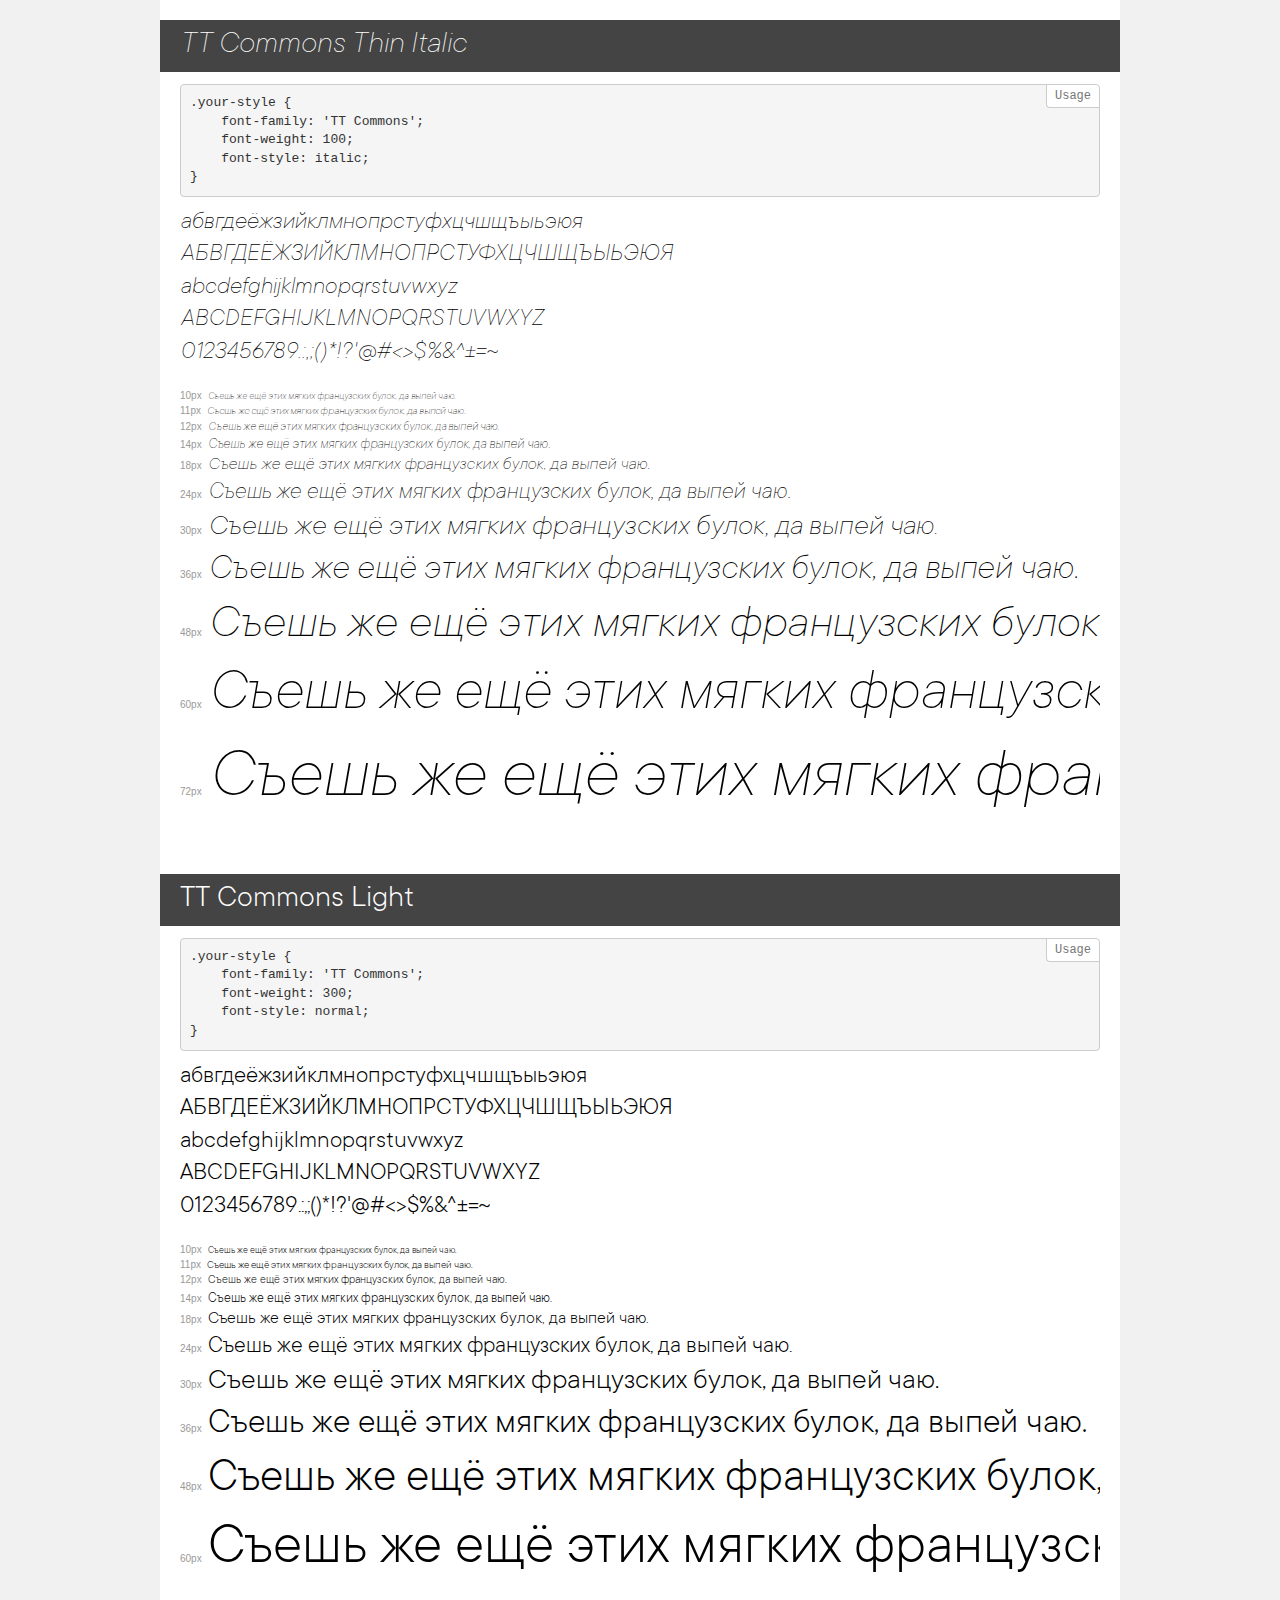
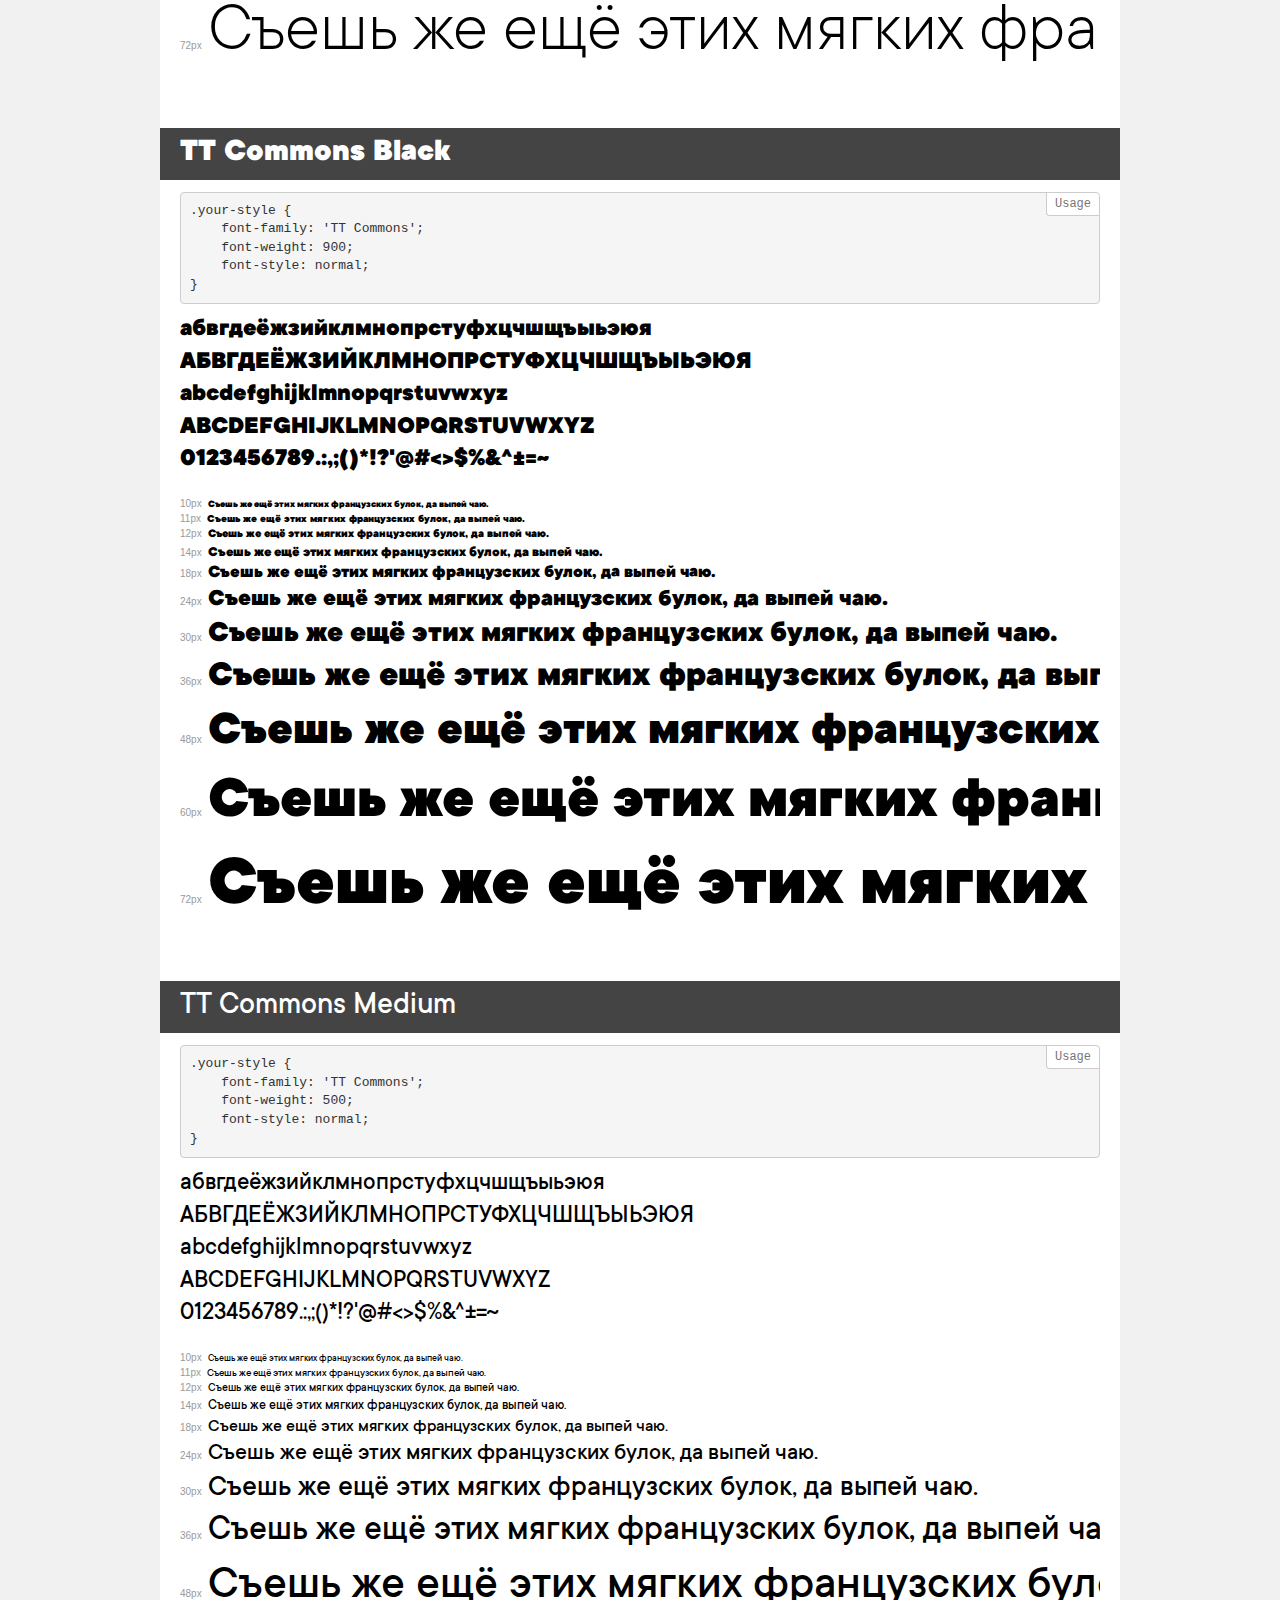
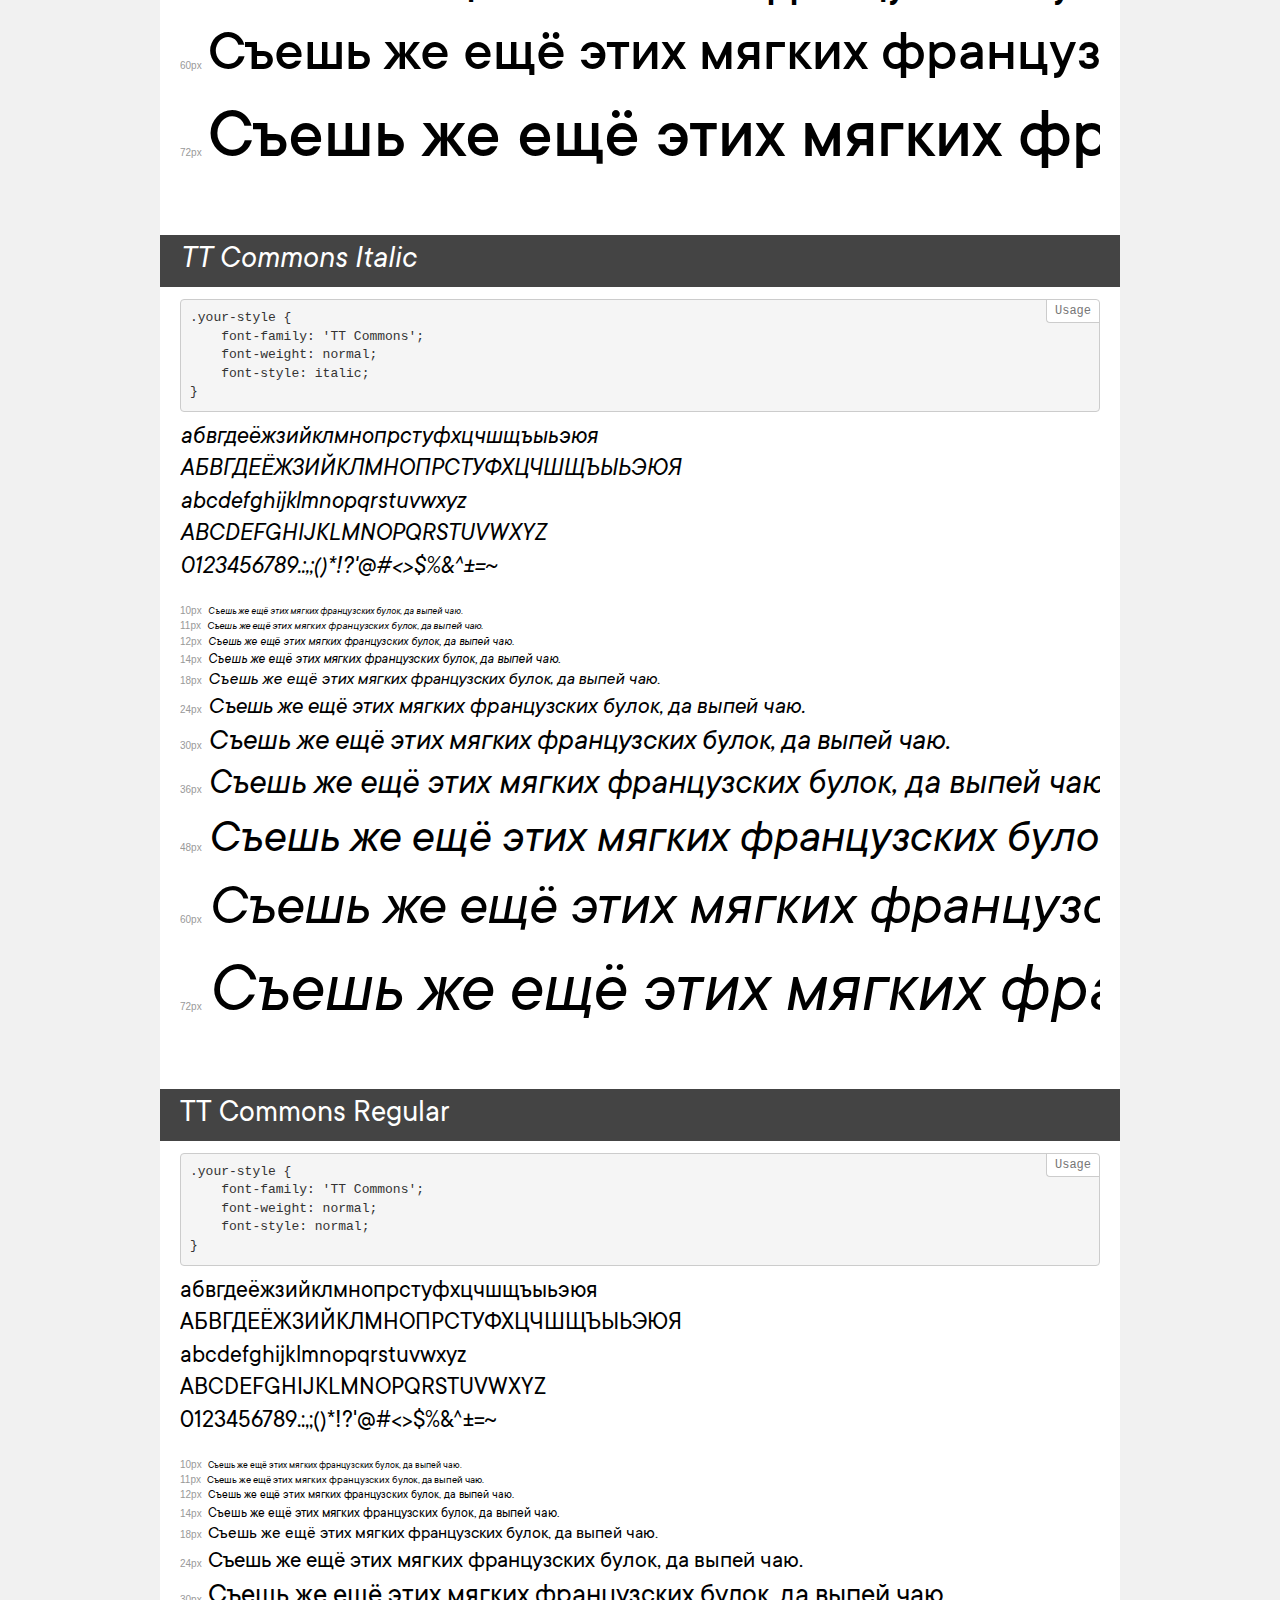
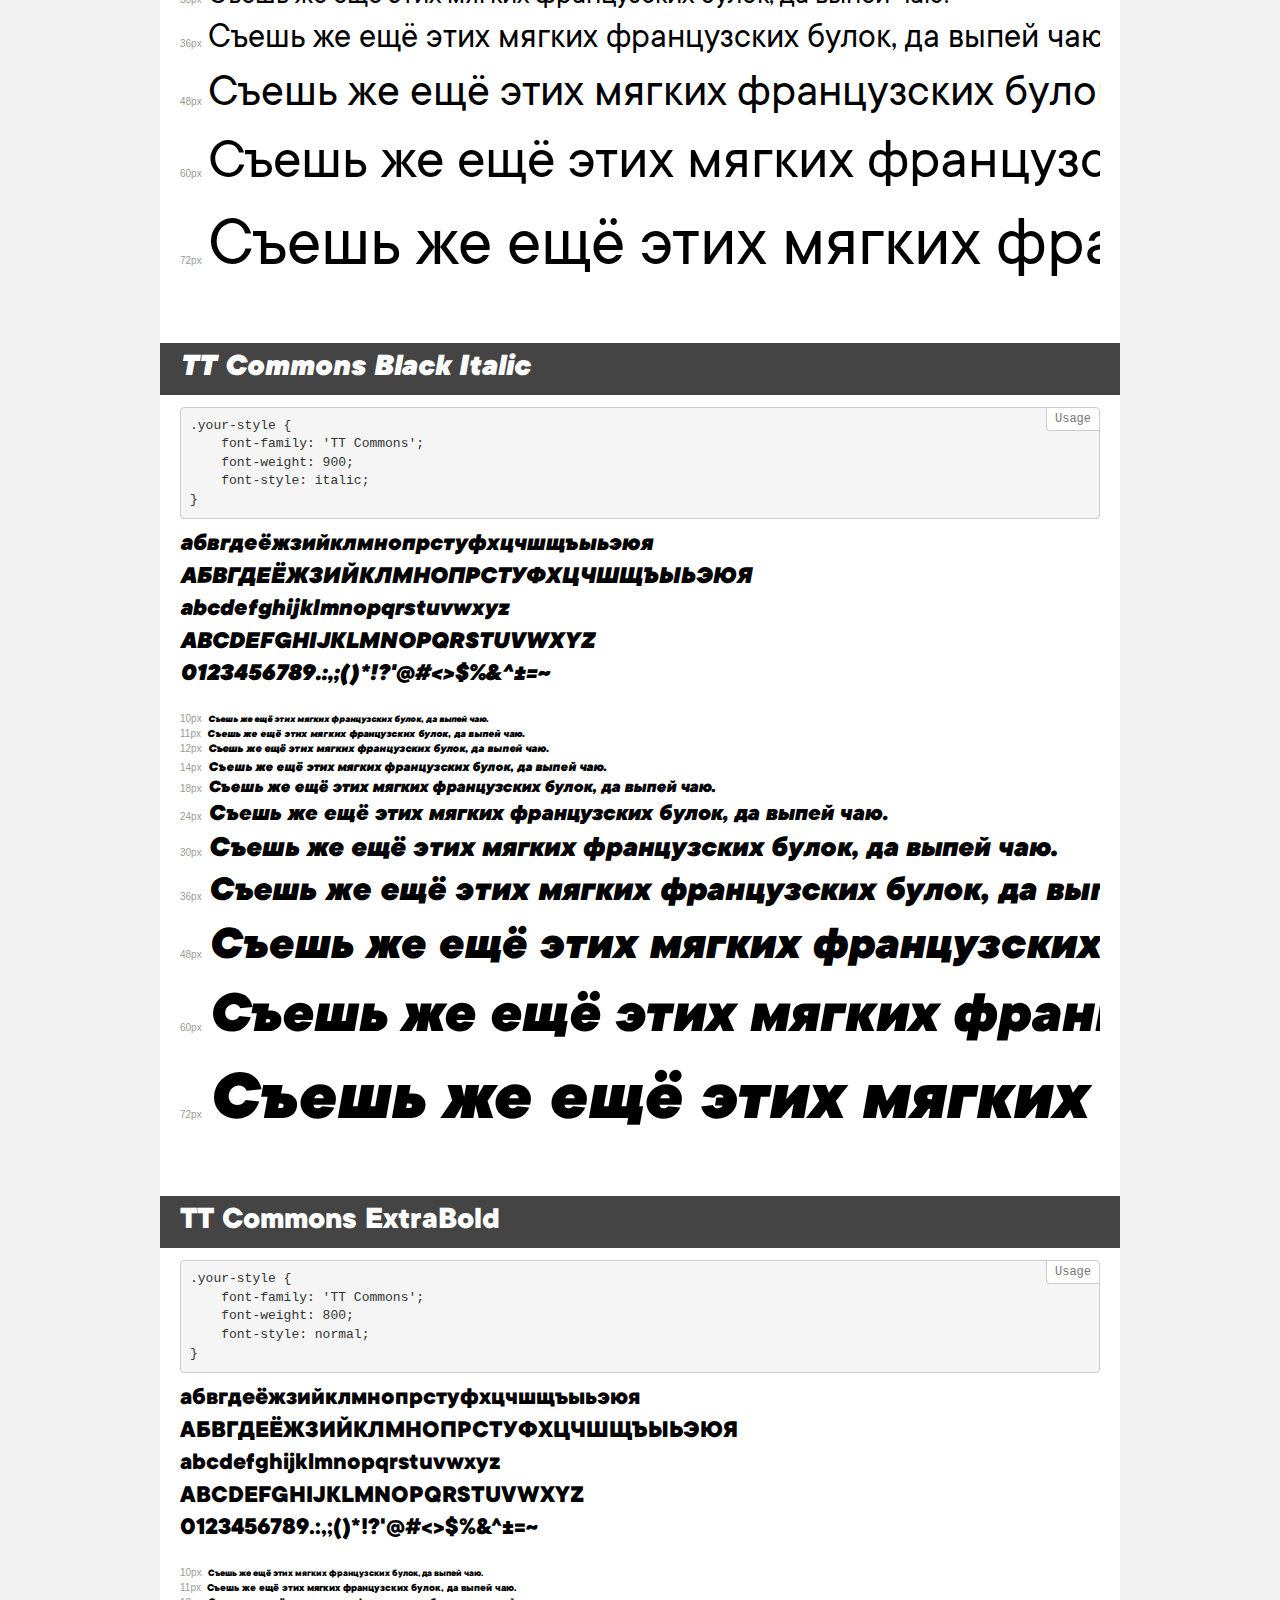
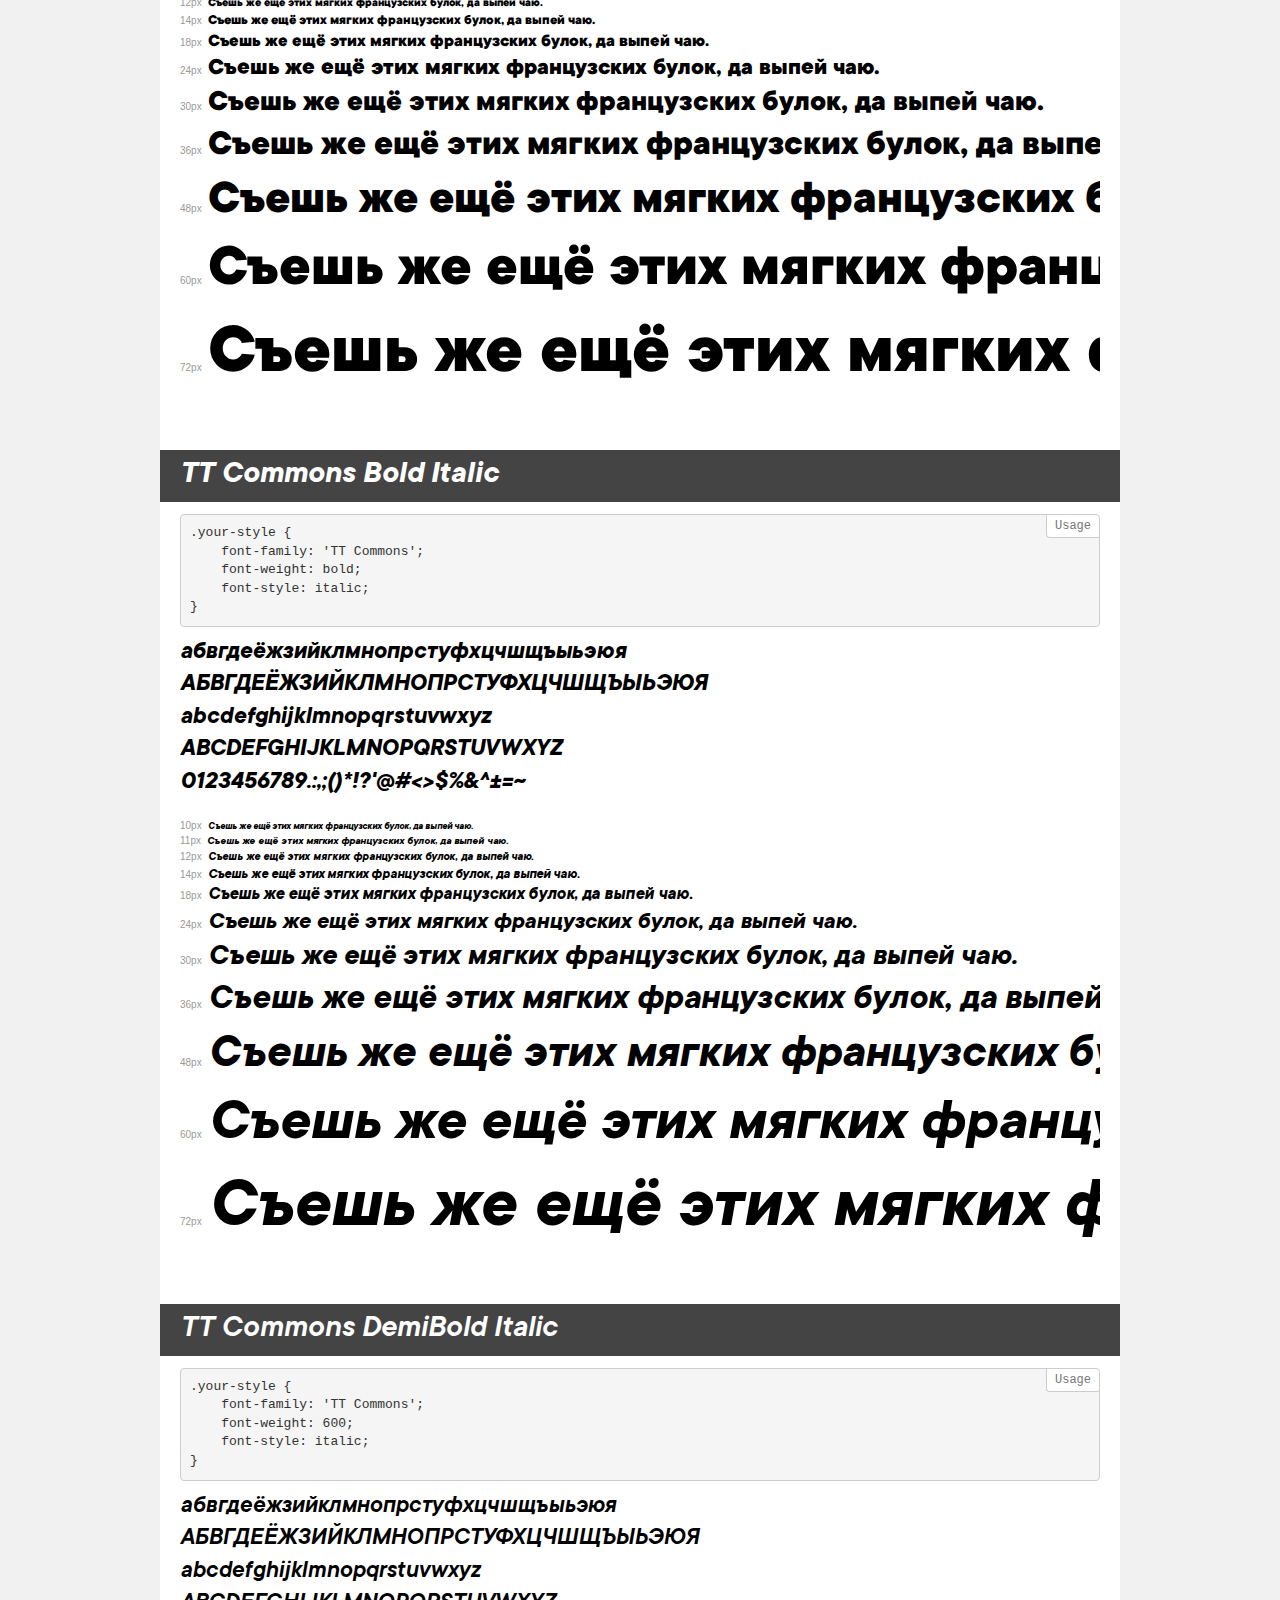
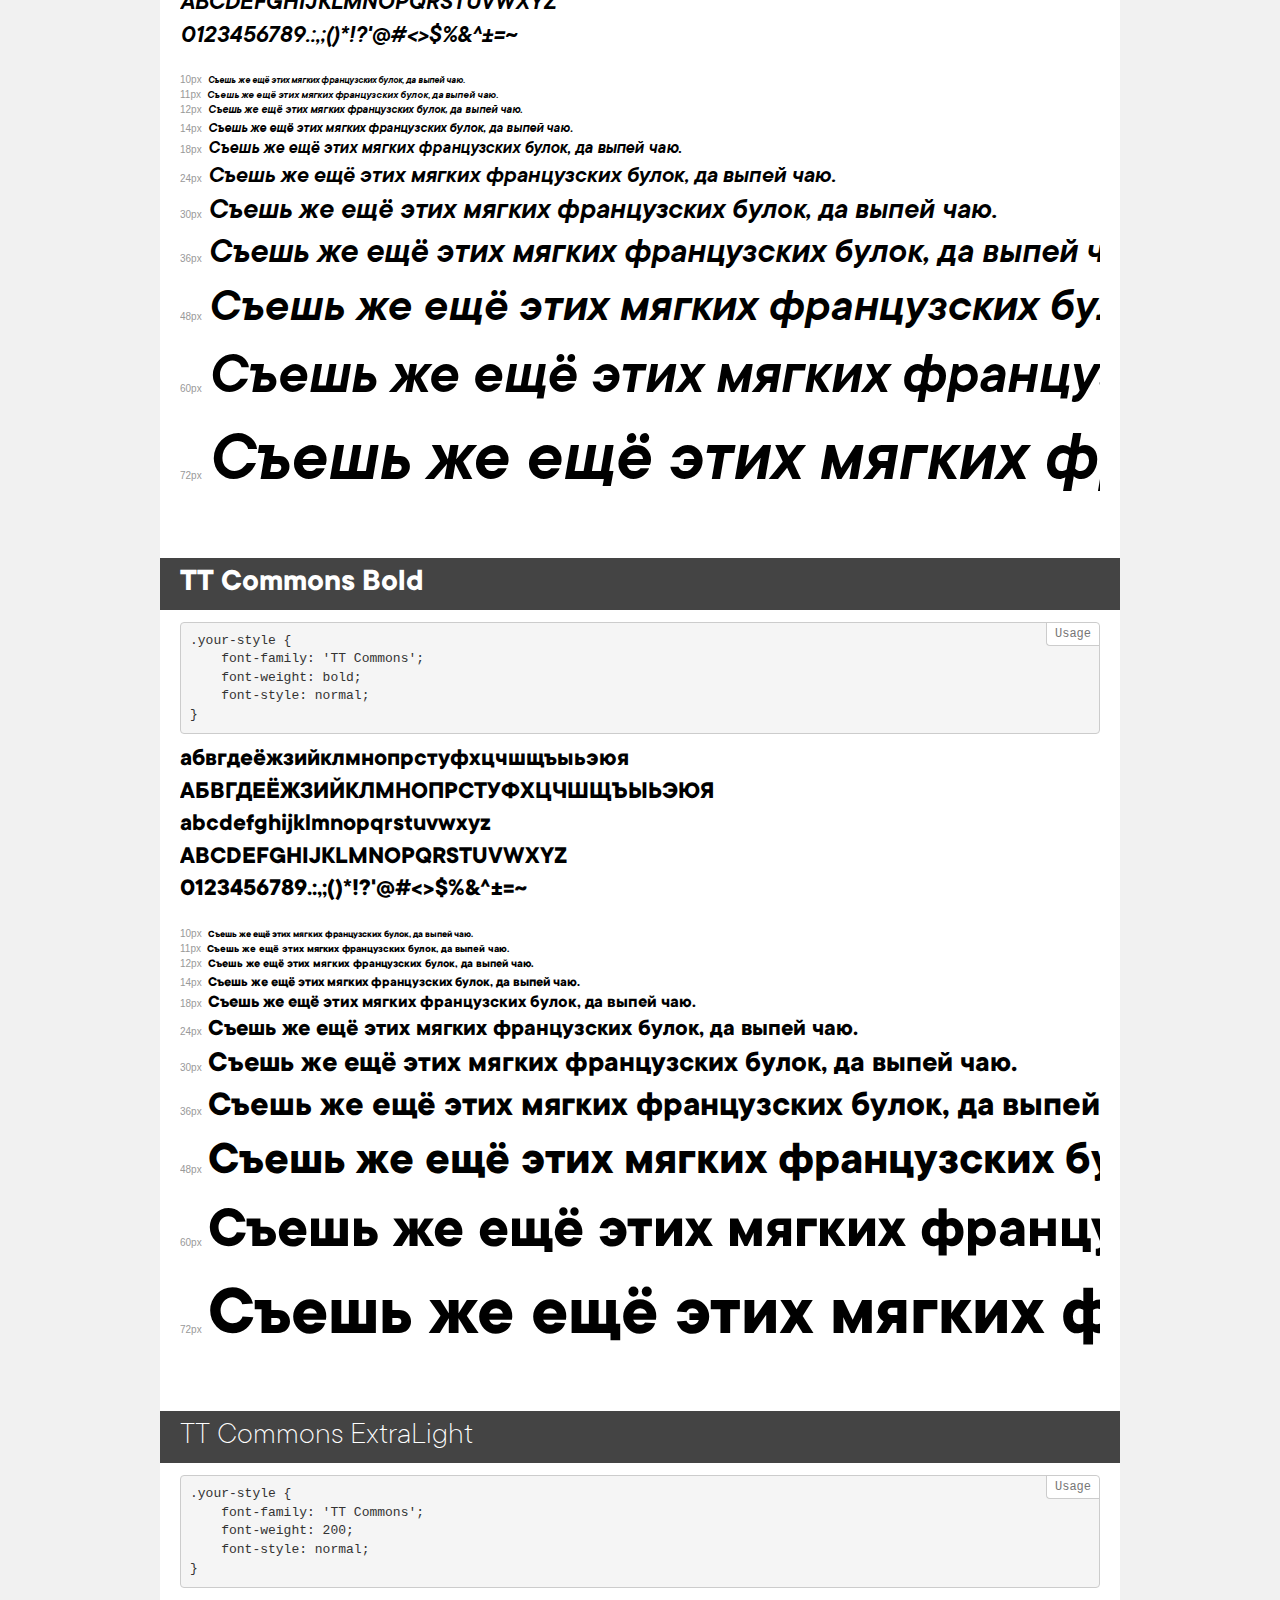
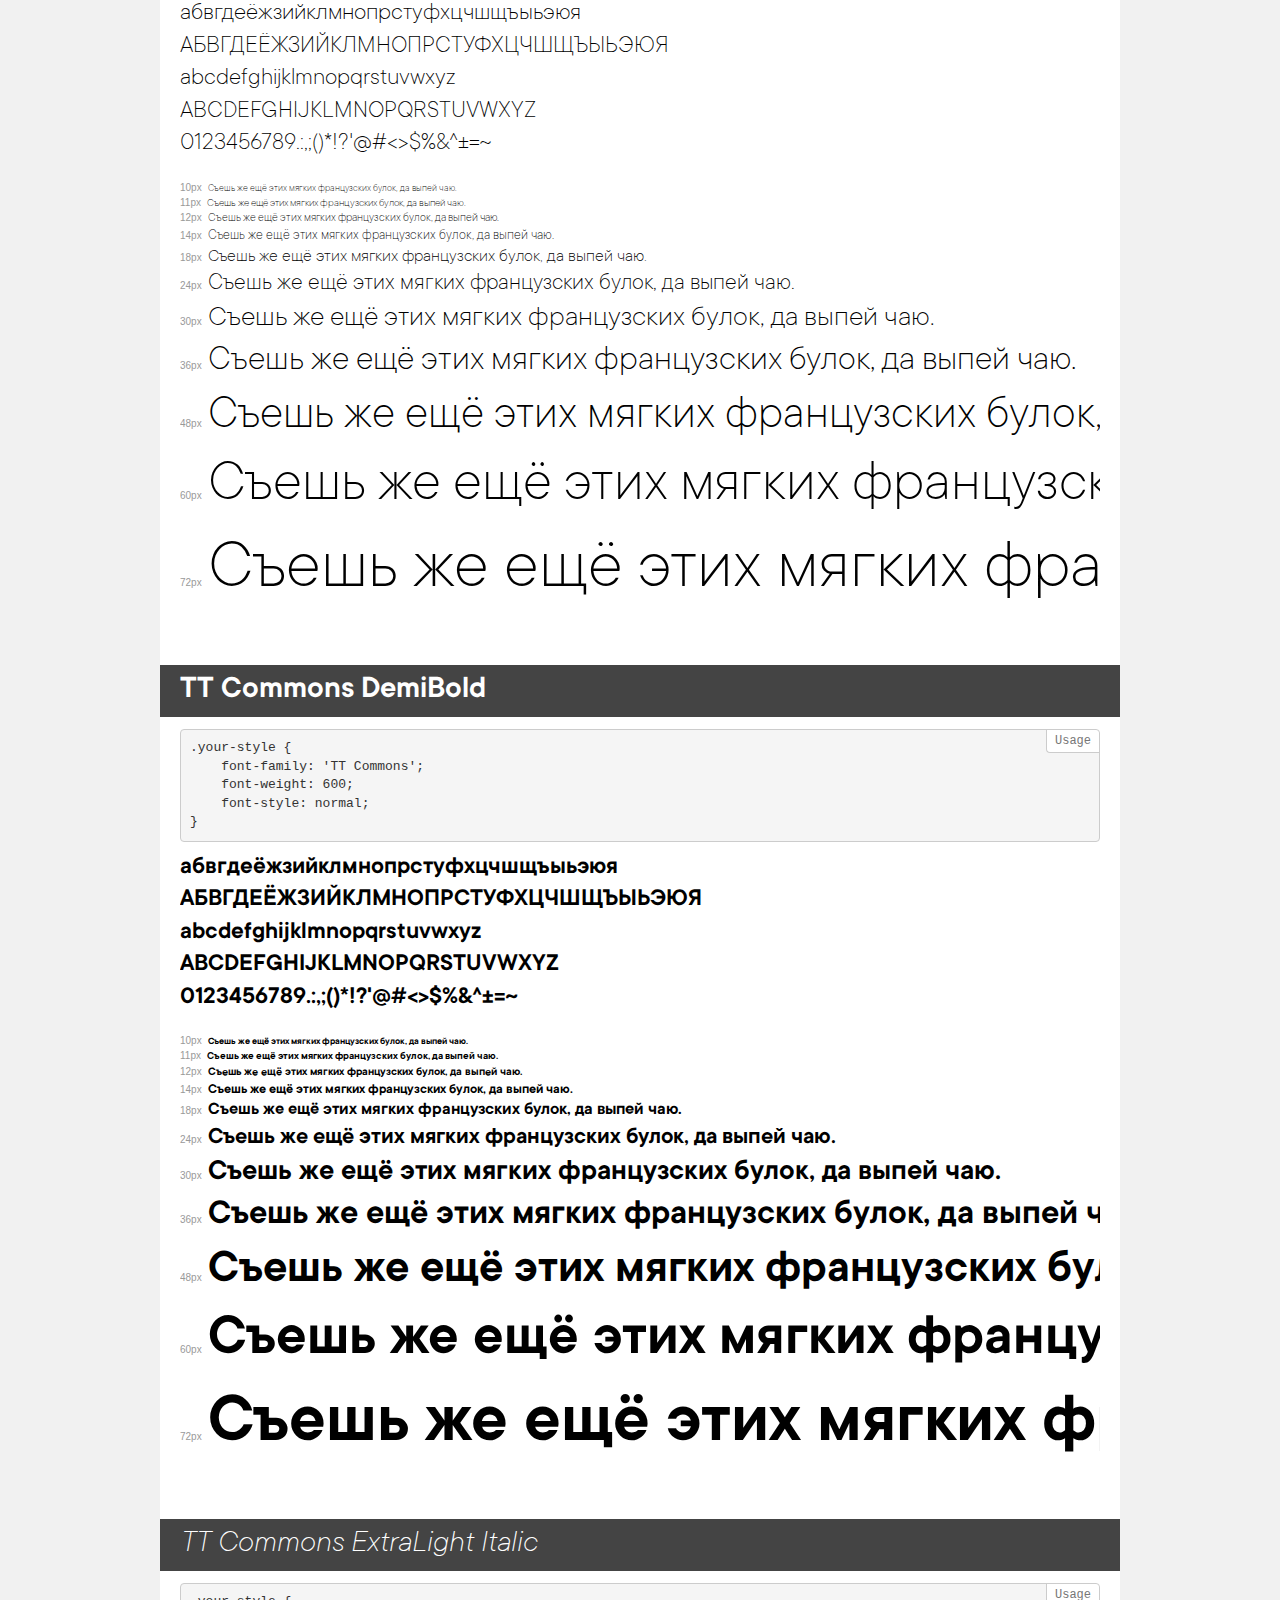
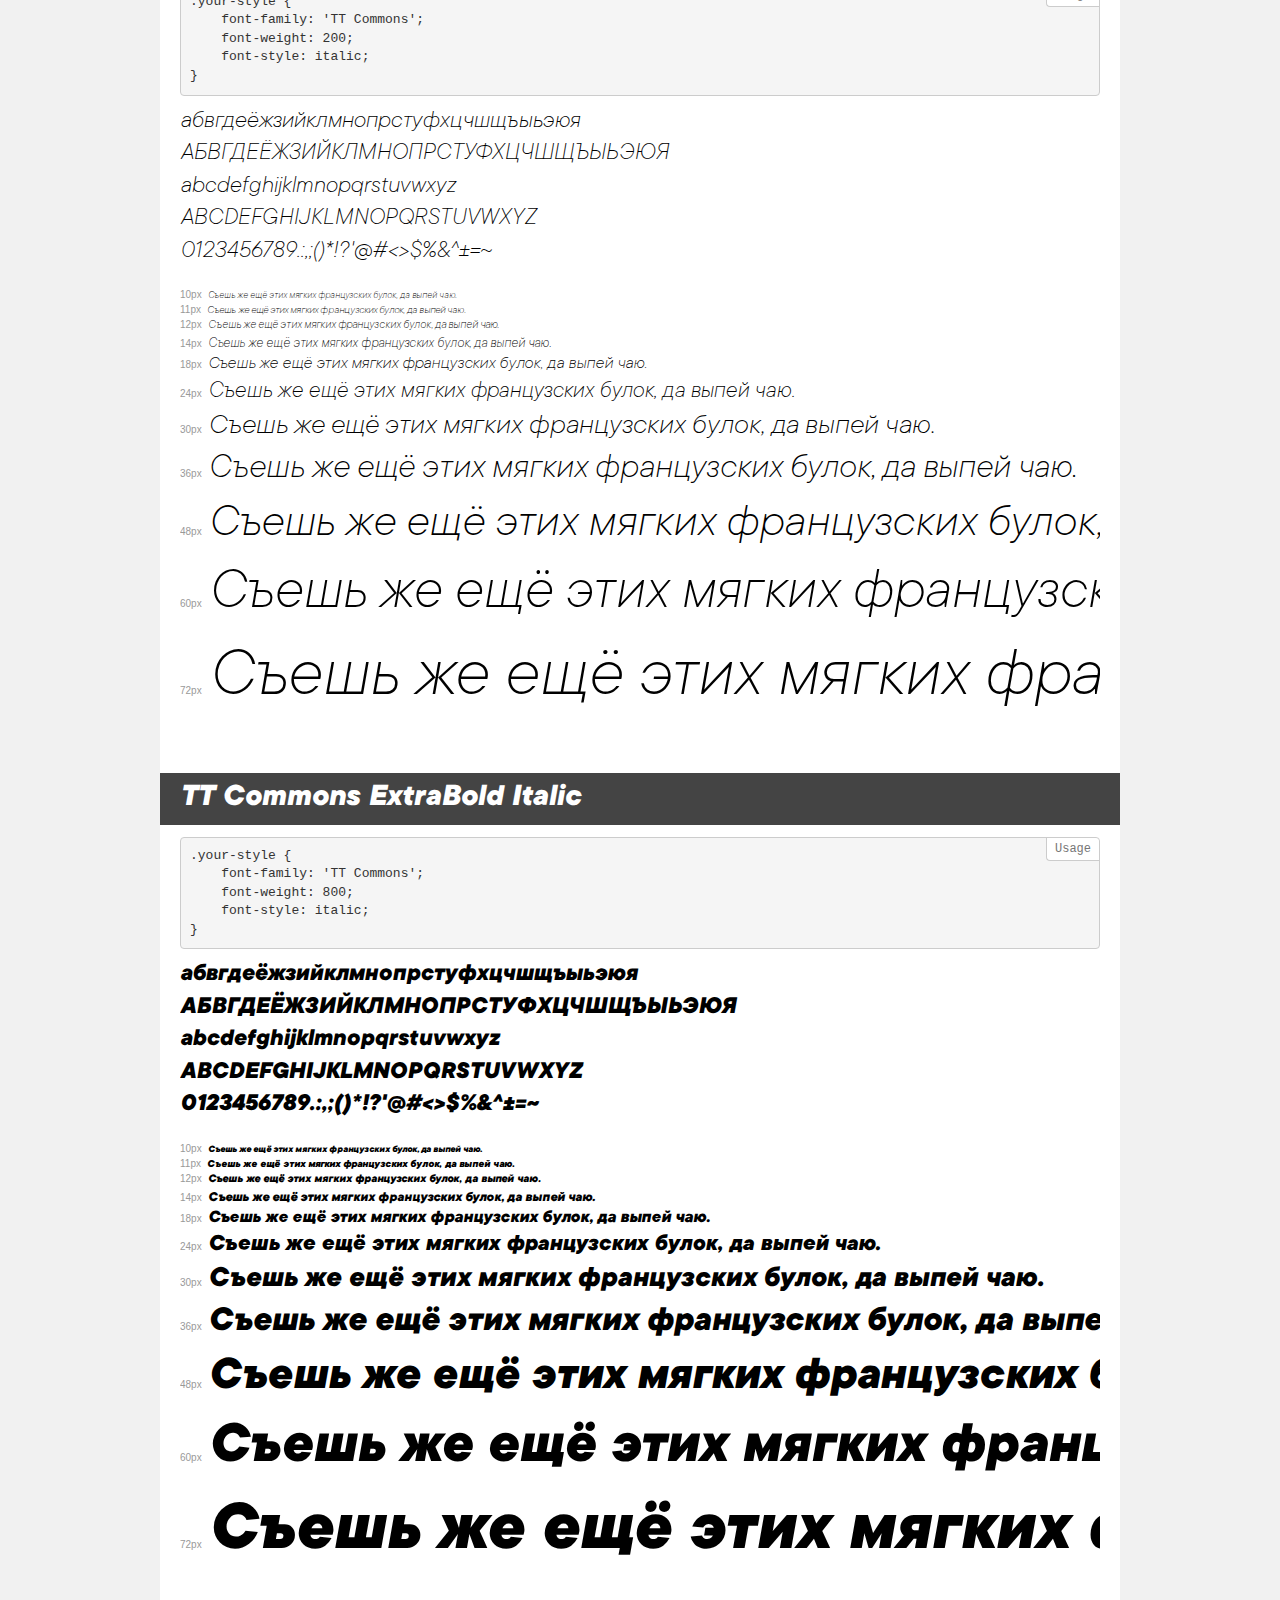
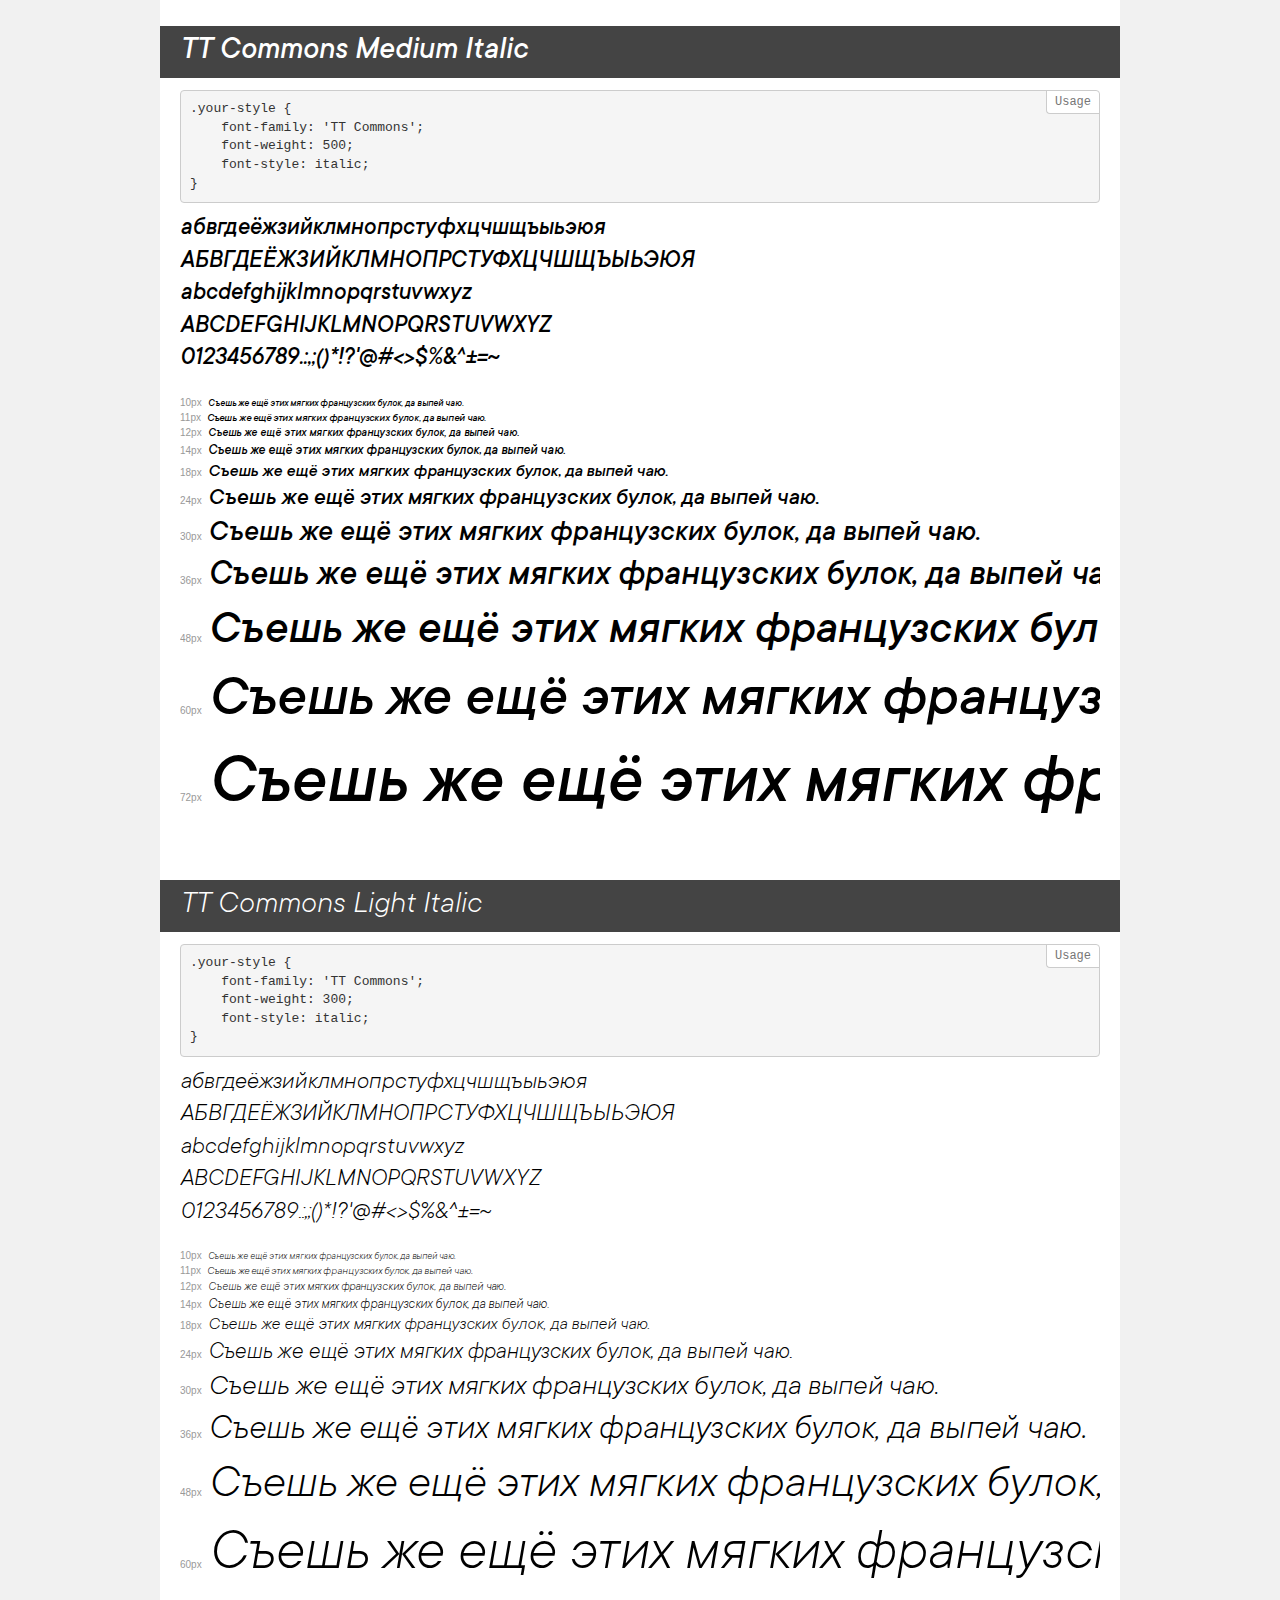
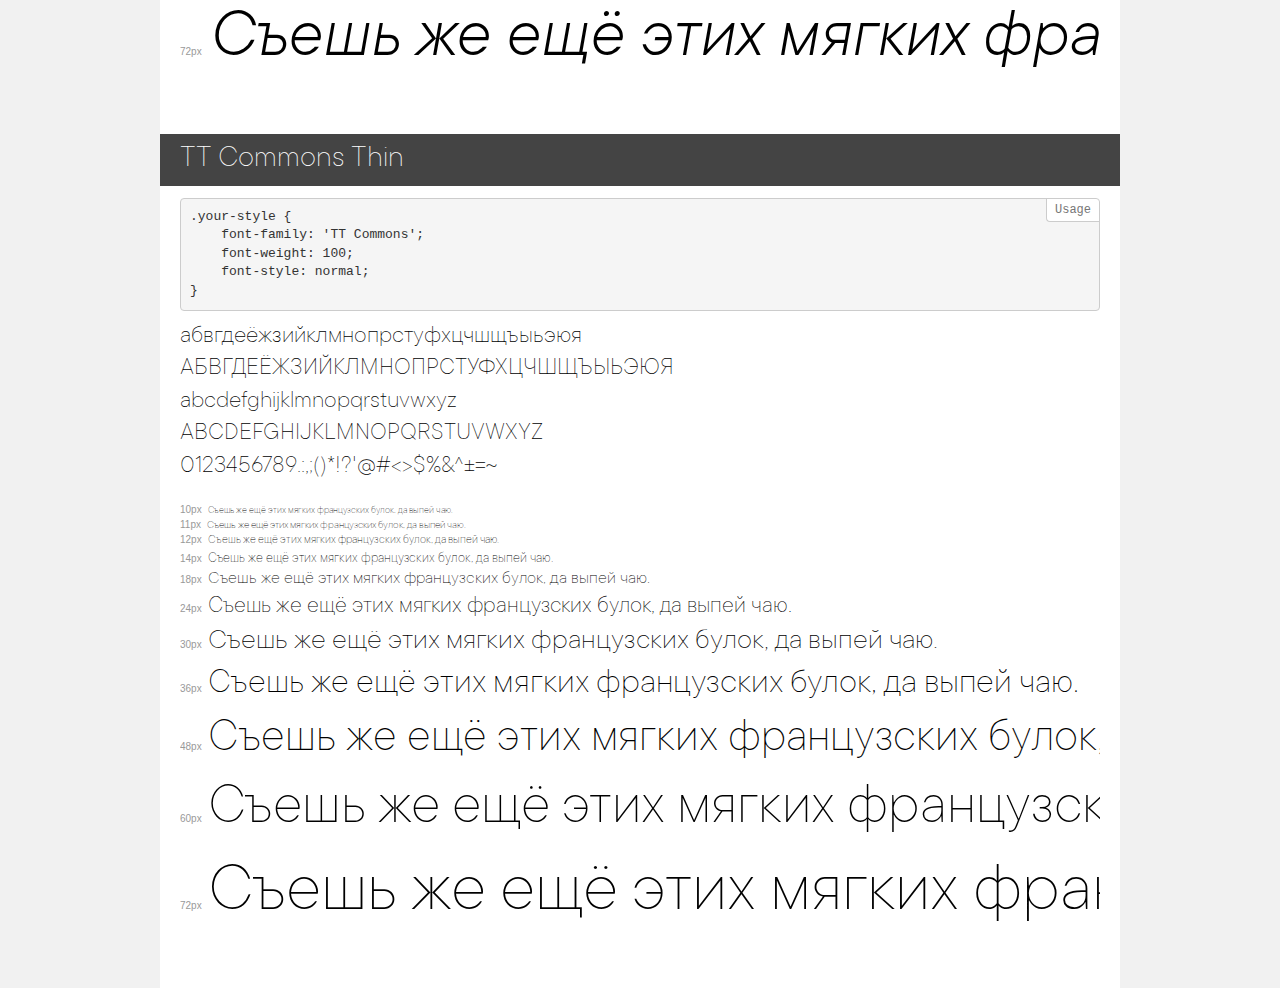
<file: fonts/TTCommons1/demo.html>
<!DOCTYPE html>
<html>
<head>
    <meta charset="utf-8">
    <meta http-equiv="X-UA-Compatible" content="IE=edge">
    <meta name="viewport" content="width=device-width, initial-scale=1">
    <meta name="robots" content="noindex, noarchive">
    <meta name="format-detection" content="telephone=no">
    <title>Transfonter demo</title>
    <link href="stylesheet.css" rel="stylesheet">
    <style>
        /*
        http://meyerweb.com/eric/tools/css/reset/
        v2.0 | 20110126
        License: none (public domain)
        */
        html, body, div, span, applet, object, iframe,
        h1, h2, h3, h4, h5, h6, p, blockquote, pre,
        a, abbr, acronym, address, big, cite, code,
        del, dfn, em, img, ins, kbd, q, s, samp,
        small, strike, strong, sub, sup, tt, var,
        b, u, i, center,
        dl, dt, dd, ol, ul, li,
        fieldset, form, label, legend,
        table, caption, tbody, tfoot, thead, tr, th, td,
        article, aside, canvas, details, embed,
        figure, figcaption, footer, header, hgroup,
        menu, nav, output, ruby, section, summary,
        time, mark, audio, video {
            margin: 0;
            padding: 0;
            border: 0;
            font-size: 100%;
            font: inherit;
            vertical-align: baseline;
        }
        /* HTML5 display-role reset for older browsers */
        article, aside, details, figcaption, figure,
        footer, header, hgroup, menu, nav, section {
            display: block;
        }
        body {
            line-height: 1;
        }
        ol, ul {
            list-style: none;
        }
        blockquote, q {
            quotes: none;
        }
        blockquote:before, blockquote:after,
        q:before, q:after {
            content: '';
            content: none;
        }
        table {
            border-collapse: collapse;
            border-spacing: 0;
        }
        /* common styles */
        body {
            background: #f1f1f1;
            color: #000;
        }
        .page {
            background: #fff;
            width: 920px;
            margin: 0 auto;
            padding: 20px 20px 0 20px;
            overflow: hidden;
        }
        .font-container {
            overflow-x: auto;
            overflow-y: hidden;
            margin-bottom: 40px;
            line-height: 1.3;
            white-space: nowrap;
            padding-bottom: 5px;
        }
        h1 {
            position: relative;
            background: #444;
            font-size: 32px;
            color: #fff;
            padding: 10px 20px;
            margin: 0 -20px 12px -20px;
        }
        .letters {
            font-size: 25px;
            margin-bottom: 20px;
        }
        .s10:before {
            content: '10px';
        }
        .s11:before {
            content: '11px';
        }
        .s12:before {
            content: '12px';
        }
        .s14:before {
            content: '14px';
        }
        .s18:before {
            content: '18px';
        }
        .s24:before {
            content: '24px';
        }
        .s30:before {
            content: '30px';
        }
        .s36:before {
            content: '36px';
        }
        .s48:before {
            content: '48px';
        }
        .s60:before {
            content: '60px';
        }
        .s72:before {
            content: '72px';
        }
        .s10:before, .s11:before, .s12:before, .s14:before,
        .s18:before, .s24:before, .s30:before, .s36:before,
        .s48:before, .s60:before, .s72:before {
            font-family: Arial, sans-serif;
            font-size: 10px;
            font-weight: normal;
            font-style: normal;
            color: #999;
            padding-right: 6px;
        }
        pre {
            display: block;
            position: relative;
            padding: 9px;
            margin: 0 0 10px;
            font-family: Monaco, Menlo, Consolas, "Courier New", monospace !important;
            font-size: 13px;
            line-height: 1.428571429;
            color: #333;
            font-weight: normal !important;
            font-style: normal !important;
            background-color: #f5f5f5;
            border: 1px solid #ccc;
            overflow-x: auto;
            border-radius: 4px;
        }
        pre:after {
            display: block;
            position: absolute;
            right: 0;
            top: 0;
            content: 'Usage';
            line-height: 1;
            padding: 5px 8px;
            font-size: 12px;
            color: #767676;
            background-color: #fff;
            border: 1px solid #ccc;
            border-right: none;
            border-top: none;
            border-radius: 0 4px 0 4px;
            z-index: 10;
        }
        /* responsive */
        @media (max-width: 959px) {
            .page {
                width: auto;
                margin: 0;
            }
        }
    </style>
</head>
<body>
<div class="page">
    <div class="demo" style="font-family: 'TT Commons'; font-weight: 100; font-style: italic;">
        <h1>TT Commons Thin Italic</h1>
        <pre>.your-style {
    font-family: 'TT Commons';
    font-weight: 100;
    font-style: italic;
}</pre>
        <div class="font-container">
            <p class="letters">
                абвгдеёжзийклмнопрстуфхцчшщъыьэюя<br>
АБВГДЕЁЖЗИЙКЛМНОПРСТУФХЦЧШЩЪЫЬЭЮЯ<br>
abcdefghijklmnopqrstuvwxyz<br>
ABCDEFGHIJKLMNOPQRSTUVWXYZ<br>
                0123456789.:,;()*!?'@#<>$%&^+-=~
            </p>
            <p class="s10" style="font-size: 10px;">Съешь же ещё этих мягких французских булок, да выпей чаю.</p>
            <p class="s11" style="font-size: 11px;">Съешь же ещё этих мягких французских булок, да выпей чаю.</p>
            <p class="s12" style="font-size: 12px;">Съешь же ещё этих мягких французских булок, да выпей чаю.</p>
            <p class="s14" style="font-size: 14px;">Съешь же ещё этих мягких французских булок, да выпей чаю.</p>
            <p class="s18" style="font-size: 18px;">Съешь же ещё этих мягких французских булок, да выпей чаю.</p>
            <p class="s24" style="font-size: 24px;">Съешь же ещё этих мягких французских булок, да выпей чаю.</p>
            <p class="s30" style="font-size: 30px;">Съешь же ещё этих мягких французских булок, да выпей чаю.</p>
            <p class="s36" style="font-size: 36px;">Съешь же ещё этих мягких французских булок, да выпей чаю.</p>
            <p class="s48" style="font-size: 48px;">Съешь же ещё этих мягких французских булок, да выпей чаю.</p>
            <p class="s60" style="font-size: 60px;">Съешь же ещё этих мягких французских булок, да выпей чаю.</p>
            <p class="s72" style="font-size: 72px;">Съешь же ещё этих мягких французских булок, да выпей чаю.</p>
        </div>
    </div>
    <div class="demo" style="font-family: 'TT Commons'; font-weight: 300; font-style: normal;">
        <h1>TT Commons Light</h1>
        <pre>.your-style {
    font-family: 'TT Commons';
    font-weight: 300;
    font-style: normal;
}</pre>
        <div class="font-container">
            <p class="letters">
                абвгдеёжзийклмнопрстуфхцчшщъыьэюя<br>
АБВГДЕЁЖЗИЙКЛМНОПРСТУФХЦЧШЩЪЫЬЭЮЯ<br>
abcdefghijklmnopqrstuvwxyz<br>
ABCDEFGHIJKLMNOPQRSTUVWXYZ<br>
                0123456789.:,;()*!?'@#<>$%&^+-=~
            </p>
            <p class="s10" style="font-size: 10px;">Съешь же ещё этих мягких французских булок, да выпей чаю.</p>
            <p class="s11" style="font-size: 11px;">Съешь же ещё этих мягких французских булок, да выпей чаю.</p>
            <p class="s12" style="font-size: 12px;">Съешь же ещё этих мягких французских булок, да выпей чаю.</p>
            <p class="s14" style="font-size: 14px;">Съешь же ещё этих мягких французских булок, да выпей чаю.</p>
            <p class="s18" style="font-size: 18px;">Съешь же ещё этих мягких французских булок, да выпей чаю.</p>
            <p class="s24" style="font-size: 24px;">Съешь же ещё этих мягких французских булок, да выпей чаю.</p>
            <p class="s30" style="font-size: 30px;">Съешь же ещё этих мягких французских булок, да выпей чаю.</p>
            <p class="s36" style="font-size: 36px;">Съешь же ещё этих мягких французских булок, да выпей чаю.</p>
            <p class="s48" style="font-size: 48px;">Съешь же ещё этих мягких французских булок, да выпей чаю.</p>
            <p class="s60" style="font-size: 60px;">Съешь же ещё этих мягких французских булок, да выпей чаю.</p>
            <p class="s72" style="font-size: 72px;">Съешь же ещё этих мягких французских булок, да выпей чаю.</p>
        </div>
    </div>
    <div class="demo" style="font-family: 'TT Commons'; font-weight: 900; font-style: normal;">
        <h1>TT Commons Black</h1>
        <pre>.your-style {
    font-family: 'TT Commons';
    font-weight: 900;
    font-style: normal;
}</pre>
        <div class="font-container">
            <p class="letters">
                абвгдеёжзийклмнопрстуфхцчшщъыьэюя<br>
АБВГДЕЁЖЗИЙКЛМНОПРСТУФХЦЧШЩЪЫЬЭЮЯ<br>
abcdefghijklmnopqrstuvwxyz<br>
ABCDEFGHIJKLMNOPQRSTUVWXYZ<br>
                0123456789.:,;()*!?'@#<>$%&^+-=~
            </p>
            <p class="s10" style="font-size: 10px;">Съешь же ещё этих мягких французских булок, да выпей чаю.</p>
            <p class="s11" style="font-size: 11px;">Съешь же ещё этих мягких французских булок, да выпей чаю.</p>
            <p class="s12" style="font-size: 12px;">Съешь же ещё этих мягких французских булок, да выпей чаю.</p>
            <p class="s14" style="font-size: 14px;">Съешь же ещё этих мягких французских булок, да выпей чаю.</p>
            <p class="s18" style="font-size: 18px;">Съешь же ещё этих мягких французских булок, да выпей чаю.</p>
            <p class="s24" style="font-size: 24px;">Съешь же ещё этих мягких французских булок, да выпей чаю.</p>
            <p class="s30" style="font-size: 30px;">Съешь же ещё этих мягких французских булок, да выпей чаю.</p>
            <p class="s36" style="font-size: 36px;">Съешь же ещё этих мягких французских булок, да выпей чаю.</p>
            <p class="s48" style="font-size: 48px;">Съешь же ещё этих мягких французских булок, да выпей чаю.</p>
            <p class="s60" style="font-size: 60px;">Съешь же ещё этих мягких французских булок, да выпей чаю.</p>
            <p class="s72" style="font-size: 72px;">Съешь же ещё этих мягких французских булок, да выпей чаю.</p>
        </div>
    </div>
    <div class="demo" style="font-family: 'TT Commons'; font-weight: 500; font-style: normal;">
        <h1>TT Commons Medium</h1>
        <pre>.your-style {
    font-family: 'TT Commons';
    font-weight: 500;
    font-style: normal;
}</pre>
        <div class="font-container">
            <p class="letters">
                абвгдеёжзийклмнопрстуфхцчшщъыьэюя<br>
АБВГДЕЁЖЗИЙКЛМНОПРСТУФХЦЧШЩЪЫЬЭЮЯ<br>
abcdefghijklmnopqrstuvwxyz<br>
ABCDEFGHIJKLMNOPQRSTUVWXYZ<br>
                0123456789.:,;()*!?'@#<>$%&^+-=~
            </p>
            <p class="s10" style="font-size: 10px;">Съешь же ещё этих мягких французских булок, да выпей чаю.</p>
            <p class="s11" style="font-size: 11px;">Съешь же ещё этих мягких французских булок, да выпей чаю.</p>
            <p class="s12" style="font-size: 12px;">Съешь же ещё этих мягких французских булок, да выпей чаю.</p>
            <p class="s14" style="font-size: 14px;">Съешь же ещё этих мягких французских булок, да выпей чаю.</p>
            <p class="s18" style="font-size: 18px;">Съешь же ещё этих мягких французских булок, да выпей чаю.</p>
            <p class="s24" style="font-size: 24px;">Съешь же ещё этих мягких французских булок, да выпей чаю.</p>
            <p class="s30" style="font-size: 30px;">Съешь же ещё этих мягких французских булок, да выпей чаю.</p>
            <p class="s36" style="font-size: 36px;">Съешь же ещё этих мягких французских булок, да выпей чаю.</p>
            <p class="s48" style="font-size: 48px;">Съешь же ещё этих мягких французских булок, да выпей чаю.</p>
            <p class="s60" style="font-size: 60px;">Съешь же ещё этих мягких французских булок, да выпей чаю.</p>
            <p class="s72" style="font-size: 72px;">Съешь же ещё этих мягких французских булок, да выпей чаю.</p>
        </div>
    </div>
    <div class="demo" style="font-family: 'TT Commons'; font-weight: normal; font-style: italic;">
        <h1>TT Commons Italic</h1>
        <pre>.your-style {
    font-family: 'TT Commons';
    font-weight: normal;
    font-style: italic;
}</pre>
        <div class="font-container">
            <p class="letters">
                абвгдеёжзийклмнопрстуфхцчшщъыьэюя<br>
АБВГДЕЁЖЗИЙКЛМНОПРСТУФХЦЧШЩЪЫЬЭЮЯ<br>
abcdefghijklmnopqrstuvwxyz<br>
ABCDEFGHIJKLMNOPQRSTUVWXYZ<br>
                0123456789.:,;()*!?'@#<>$%&^+-=~
            </p>
            <p class="s10" style="font-size: 10px;">Съешь же ещё этих мягких французских булок, да выпей чаю.</p>
            <p class="s11" style="font-size: 11px;">Съешь же ещё этих мягких французских булок, да выпей чаю.</p>
            <p class="s12" style="font-size: 12px;">Съешь же ещё этих мягких французских булок, да выпей чаю.</p>
            <p class="s14" style="font-size: 14px;">Съешь же ещё этих мягких французских булок, да выпей чаю.</p>
            <p class="s18" style="font-size: 18px;">Съешь же ещё этих мягких французских булок, да выпей чаю.</p>
            <p class="s24" style="font-size: 24px;">Съешь же ещё этих мягких французских булок, да выпей чаю.</p>
            <p class="s30" style="font-size: 30px;">Съешь же ещё этих мягких французских булок, да выпей чаю.</p>
            <p class="s36" style="font-size: 36px;">Съешь же ещё этих мягких французских булок, да выпей чаю.</p>
            <p class="s48" style="font-size: 48px;">Съешь же ещё этих мягких французских булок, да выпей чаю.</p>
            <p class="s60" style="font-size: 60px;">Съешь же ещё этих мягких французских булок, да выпей чаю.</p>
            <p class="s72" style="font-size: 72px;">Съешь же ещё этих мягких французских булок, да выпей чаю.</p>
        </div>
    </div>
    <div class="demo" style="font-family: 'TT Commons'; font-weight: normal; font-style: normal;">
        <h1>TT Commons Regular</h1>
        <pre>.your-style {
    font-family: 'TT Commons';
    font-weight: normal;
    font-style: normal;
}</pre>
        <div class="font-container">
            <p class="letters">
                абвгдеёжзийклмнопрстуфхцчшщъыьэюя<br>
АБВГДЕЁЖЗИЙКЛМНОПРСТУФХЦЧШЩЪЫЬЭЮЯ<br>
abcdefghijklmnopqrstuvwxyz<br>
ABCDEFGHIJKLMNOPQRSTUVWXYZ<br>
                0123456789.:,;()*!?'@#<>$%&^+-=~
            </p>
            <p class="s10" style="font-size: 10px;">Съешь же ещё этих мягких французских булок, да выпей чаю.</p>
            <p class="s11" style="font-size: 11px;">Съешь же ещё этих мягких французских булок, да выпей чаю.</p>
            <p class="s12" style="font-size: 12px;">Съешь же ещё этих мягких французских булок, да выпей чаю.</p>
            <p class="s14" style="font-size: 14px;">Съешь же ещё этих мягких французских булок, да выпей чаю.</p>
            <p class="s18" style="font-size: 18px;">Съешь же ещё этих мягких французских булок, да выпей чаю.</p>
            <p class="s24" style="font-size: 24px;">Съешь же ещё этих мягких французских булок, да выпей чаю.</p>
            <p class="s30" style="font-size: 30px;">Съешь же ещё этих мягких французских булок, да выпей чаю.</p>
            <p class="s36" style="font-size: 36px;">Съешь же ещё этих мягких французских булок, да выпей чаю.</p>
            <p class="s48" style="font-size: 48px;">Съешь же ещё этих мягких французских булок, да выпей чаю.</p>
            <p class="s60" style="font-size: 60px;">Съешь же ещё этих мягких французских булок, да выпей чаю.</p>
            <p class="s72" style="font-size: 72px;">Съешь же ещё этих мягких французских булок, да выпей чаю.</p>
        </div>
    </div>
    <div class="demo" style="font-family: 'TT Commons'; font-weight: 900; font-style: italic;">
        <h1>TT Commons Black Italic</h1>
        <pre>.your-style {
    font-family: 'TT Commons';
    font-weight: 900;
    font-style: italic;
}</pre>
        <div class="font-container">
            <p class="letters">
                абвгдеёжзийклмнопрстуфхцчшщъыьэюя<br>
АБВГДЕЁЖЗИЙКЛМНОПРСТУФХЦЧШЩЪЫЬЭЮЯ<br>
abcdefghijklmnopqrstuvwxyz<br>
ABCDEFGHIJKLMNOPQRSTUVWXYZ<br>
                0123456789.:,;()*!?'@#<>$%&^+-=~
            </p>
            <p class="s10" style="font-size: 10px;">Съешь же ещё этих мягких французских булок, да выпей чаю.</p>
            <p class="s11" style="font-size: 11px;">Съешь же ещё этих мягких французских булок, да выпей чаю.</p>
            <p class="s12" style="font-size: 12px;">Съешь же ещё этих мягких французских булок, да выпей чаю.</p>
            <p class="s14" style="font-size: 14px;">Съешь же ещё этих мягких французских булок, да выпей чаю.</p>
            <p class="s18" style="font-size: 18px;">Съешь же ещё этих мягких французских булок, да выпей чаю.</p>
            <p class="s24" style="font-size: 24px;">Съешь же ещё этих мягких французских булок, да выпей чаю.</p>
            <p class="s30" style="font-size: 30px;">Съешь же ещё этих мягких французских булок, да выпей чаю.</p>
            <p class="s36" style="font-size: 36px;">Съешь же ещё этих мягких французских булок, да выпей чаю.</p>
            <p class="s48" style="font-size: 48px;">Съешь же ещё этих мягких французских булок, да выпей чаю.</p>
            <p class="s60" style="font-size: 60px;">Съешь же ещё этих мягких французских булок, да выпей чаю.</p>
            <p class="s72" style="font-size: 72px;">Съешь же ещё этих мягких французских булок, да выпей чаю.</p>
        </div>
    </div>
    <div class="demo" style="font-family: 'TT Commons'; font-weight: 800; font-style: normal;">
        <h1>TT Commons ExtraBold</h1>
        <pre>.your-style {
    font-family: 'TT Commons';
    font-weight: 800;
    font-style: normal;
}</pre>
        <div class="font-container">
            <p class="letters">
                абвгдеёжзийклмнопрстуфхцчшщъыьэюя<br>
АБВГДЕЁЖЗИЙКЛМНОПРСТУФХЦЧШЩЪЫЬЭЮЯ<br>
abcdefghijklmnopqrstuvwxyz<br>
ABCDEFGHIJKLMNOPQRSTUVWXYZ<br>
                0123456789.:,;()*!?'@#<>$%&^+-=~
            </p>
            <p class="s10" style="font-size: 10px;">Съешь же ещё этих мягких французских булок, да выпей чаю.</p>
            <p class="s11" style="font-size: 11px;">Съешь же ещё этих мягких французских булок, да выпей чаю.</p>
            <p class="s12" style="font-size: 12px;">Съешь же ещё этих мягких французских булок, да выпей чаю.</p>
            <p class="s14" style="font-size: 14px;">Съешь же ещё этих мягких французских булок, да выпей чаю.</p>
            <p class="s18" style="font-size: 18px;">Съешь же ещё этих мягких французских булок, да выпей чаю.</p>
            <p class="s24" style="font-size: 24px;">Съешь же ещё этих мягких французских булок, да выпей чаю.</p>
            <p class="s30" style="font-size: 30px;">Съешь же ещё этих мягких французских булок, да выпей чаю.</p>
            <p class="s36" style="font-size: 36px;">Съешь же ещё этих мягких французских булок, да выпей чаю.</p>
            <p class="s48" style="font-size: 48px;">Съешь же ещё этих мягких французских булок, да выпей чаю.</p>
            <p class="s60" style="font-size: 60px;">Съешь же ещё этих мягких французских булок, да выпей чаю.</p>
            <p class="s72" style="font-size: 72px;">Съешь же ещё этих мягких французских булок, да выпей чаю.</p>
        </div>
    </div>
    <div class="demo" style="font-family: 'TT Commons'; font-weight: bold; font-style: italic;">
        <h1>TT Commons Bold Italic</h1>
        <pre>.your-style {
    font-family: 'TT Commons';
    font-weight: bold;
    font-style: italic;
}</pre>
        <div class="font-container">
            <p class="letters">
                абвгдеёжзийклмнопрстуфхцчшщъыьэюя<br>
АБВГДЕЁЖЗИЙКЛМНОПРСТУФХЦЧШЩЪЫЬЭЮЯ<br>
abcdefghijklmnopqrstuvwxyz<br>
ABCDEFGHIJKLMNOPQRSTUVWXYZ<br>
                0123456789.:,;()*!?'@#<>$%&^+-=~
            </p>
            <p class="s10" style="font-size: 10px;">Съешь же ещё этих мягких французских булок, да выпей чаю.</p>
            <p class="s11" style="font-size: 11px;">Съешь же ещё этих мягких французских булок, да выпей чаю.</p>
            <p class="s12" style="font-size: 12px;">Съешь же ещё этих мягких французских булок, да выпей чаю.</p>
            <p class="s14" style="font-size: 14px;">Съешь же ещё этих мягких французских булок, да выпей чаю.</p>
            <p class="s18" style="font-size: 18px;">Съешь же ещё этих мягких французских булок, да выпей чаю.</p>
            <p class="s24" style="font-size: 24px;">Съешь же ещё этих мягких французских булок, да выпей чаю.</p>
            <p class="s30" style="font-size: 30px;">Съешь же ещё этих мягких французских булок, да выпей чаю.</p>
            <p class="s36" style="font-size: 36px;">Съешь же ещё этих мягких французских булок, да выпей чаю.</p>
            <p class="s48" style="font-size: 48px;">Съешь же ещё этих мягких французских булок, да выпей чаю.</p>
            <p class="s60" style="font-size: 60px;">Съешь же ещё этих мягких французских булок, да выпей чаю.</p>
            <p class="s72" style="font-size: 72px;">Съешь же ещё этих мягких французских булок, да выпей чаю.</p>
        </div>
    </div>
    <div class="demo" style="font-family: 'TT Commons'; font-weight: 600; font-style: italic;">
        <h1>TT Commons DemiBold Italic</h1>
        <pre>.your-style {
    font-family: 'TT Commons';
    font-weight: 600;
    font-style: italic;
}</pre>
        <div class="font-container">
            <p class="letters">
                абвгдеёжзийклмнопрстуфхцчшщъыьэюя<br>
АБВГДЕЁЖЗИЙКЛМНОПРСТУФХЦЧШЩЪЫЬЭЮЯ<br>
abcdefghijklmnopqrstuvwxyz<br>
ABCDEFGHIJKLMNOPQRSTUVWXYZ<br>
                0123456789.:,;()*!?'@#<>$%&^+-=~
            </p>
            <p class="s10" style="font-size: 10px;">Съешь же ещё этих мягких французских булок, да выпей чаю.</p>
            <p class="s11" style="font-size: 11px;">Съешь же ещё этих мягких французских булок, да выпей чаю.</p>
            <p class="s12" style="font-size: 12px;">Съешь же ещё этих мягких французских булок, да выпей чаю.</p>
            <p class="s14" style="font-size: 14px;">Съешь же ещё этих мягких французских булок, да выпей чаю.</p>
            <p class="s18" style="font-size: 18px;">Съешь же ещё этих мягких французских булок, да выпей чаю.</p>
            <p class="s24" style="font-size: 24px;">Съешь же ещё этих мягких французских булок, да выпей чаю.</p>
            <p class="s30" style="font-size: 30px;">Съешь же ещё этих мягких французских булок, да выпей чаю.</p>
            <p class="s36" style="font-size: 36px;">Съешь же ещё этих мягких французских булок, да выпей чаю.</p>
            <p class="s48" style="font-size: 48px;">Съешь же ещё этих мягких французских булок, да выпей чаю.</p>
            <p class="s60" style="font-size: 60px;">Съешь же ещё этих мягких французских булок, да выпей чаю.</p>
            <p class="s72" style="font-size: 72px;">Съешь же ещё этих мягких французских булок, да выпей чаю.</p>
        </div>
    </div>
    <div class="demo" style="font-family: 'TT Commons'; font-weight: bold; font-style: normal;">
        <h1>TT Commons Bold</h1>
        <pre>.your-style {
    font-family: 'TT Commons';
    font-weight: bold;
    font-style: normal;
}</pre>
        <div class="font-container">
            <p class="letters">
                абвгдеёжзийклмнопрстуфхцчшщъыьэюя<br>
АБВГДЕЁЖЗИЙКЛМНОПРСТУФХЦЧШЩЪЫЬЭЮЯ<br>
abcdefghijklmnopqrstuvwxyz<br>
ABCDEFGHIJKLMNOPQRSTUVWXYZ<br>
                0123456789.:,;()*!?'@#<>$%&^+-=~
            </p>
            <p class="s10" style="font-size: 10px;">Съешь же ещё этих мягких французских булок, да выпей чаю.</p>
            <p class="s11" style="font-size: 11px;">Съешь же ещё этих мягких французских булок, да выпей чаю.</p>
            <p class="s12" style="font-size: 12px;">Съешь же ещё этих мягких французских булок, да выпей чаю.</p>
            <p class="s14" style="font-size: 14px;">Съешь же ещё этих мягких французских булок, да выпей чаю.</p>
            <p class="s18" style="font-size: 18px;">Съешь же ещё этих мягких французских булок, да выпей чаю.</p>
            <p class="s24" style="font-size: 24px;">Съешь же ещё этих мягких французских булок, да выпей чаю.</p>
            <p class="s30" style="font-size: 30px;">Съешь же ещё этих мягких французских булок, да выпей чаю.</p>
            <p class="s36" style="font-size: 36px;">Съешь же ещё этих мягких французских булок, да выпей чаю.</p>
            <p class="s48" style="font-size: 48px;">Съешь же ещё этих мягких французских булок, да выпей чаю.</p>
            <p class="s60" style="font-size: 60px;">Съешь же ещё этих мягких французских булок, да выпей чаю.</p>
            <p class="s72" style="font-size: 72px;">Съешь же ещё этих мягких французских булок, да выпей чаю.</p>
        </div>
    </div>
    <div class="demo" style="font-family: 'TT Commons'; font-weight: 200; font-style: normal;">
        <h1>TT Commons ExtraLight</h1>
        <pre>.your-style {
    font-family: 'TT Commons';
    font-weight: 200;
    font-style: normal;
}</pre>
        <div class="font-container">
            <p class="letters">
                абвгдеёжзийклмнопрстуфхцчшщъыьэюя<br>
АБВГДЕЁЖЗИЙКЛМНОПРСТУФХЦЧШЩЪЫЬЭЮЯ<br>
abcdefghijklmnopqrstuvwxyz<br>
ABCDEFGHIJKLMNOPQRSTUVWXYZ<br>
                0123456789.:,;()*!?'@#<>$%&^+-=~
            </p>
            <p class="s10" style="font-size: 10px;">Съешь же ещё этих мягких французских булок, да выпей чаю.</p>
            <p class="s11" style="font-size: 11px;">Съешь же ещё этих мягких французских булок, да выпей чаю.</p>
            <p class="s12" style="font-size: 12px;">Съешь же ещё этих мягких французских булок, да выпей чаю.</p>
            <p class="s14" style="font-size: 14px;">Съешь же ещё этих мягких французских булок, да выпей чаю.</p>
            <p class="s18" style="font-size: 18px;">Съешь же ещё этих мягких французских булок, да выпей чаю.</p>
            <p class="s24" style="font-size: 24px;">Съешь же ещё этих мягких французских булок, да выпей чаю.</p>
            <p class="s30" style="font-size: 30px;">Съешь же ещё этих мягких французских булок, да выпей чаю.</p>
            <p class="s36" style="font-size: 36px;">Съешь же ещё этих мягких французских булок, да выпей чаю.</p>
            <p class="s48" style="font-size: 48px;">Съешь же ещё этих мягких французских булок, да выпей чаю.</p>
            <p class="s60" style="font-size: 60px;">Съешь же ещё этих мягких французских булок, да выпей чаю.</p>
            <p class="s72" style="font-size: 72px;">Съешь же ещё этих мягких французских булок, да выпей чаю.</p>
        </div>
    </div>
    <div class="demo" style="font-family: 'TT Commons'; font-weight: 600; font-style: normal;">
        <h1>TT Commons DemiBold</h1>
        <pre>.your-style {
    font-family: 'TT Commons';
    font-weight: 600;
    font-style: normal;
}</pre>
        <div class="font-container">
            <p class="letters">
                абвгдеёжзийклмнопрстуфхцчшщъыьэюя<br>
АБВГДЕЁЖЗИЙКЛМНОПРСТУФХЦЧШЩЪЫЬЭЮЯ<br>
abcdefghijklmnopqrstuvwxyz<br>
ABCDEFGHIJKLMNOPQRSTUVWXYZ<br>
                0123456789.:,;()*!?'@#<>$%&^+-=~
            </p>
            <p class="s10" style="font-size: 10px;">Съешь же ещё этих мягких французских булок, да выпей чаю.</p>
            <p class="s11" style="font-size: 11px;">Съешь же ещё этих мягких французских булок, да выпей чаю.</p>
            <p class="s12" style="font-size: 12px;">Съешь же ещё этих мягких французских булок, да выпей чаю.</p>
            <p class="s14" style="font-size: 14px;">Съешь же ещё этих мягких французских булок, да выпей чаю.</p>
            <p class="s18" style="font-size: 18px;">Съешь же ещё этих мягких французских булок, да выпей чаю.</p>
            <p class="s24" style="font-size: 24px;">Съешь же ещё этих мягких французских булок, да выпей чаю.</p>
            <p class="s30" style="font-size: 30px;">Съешь же ещё этих мягких французских булок, да выпей чаю.</p>
            <p class="s36" style="font-size: 36px;">Съешь же ещё этих мягких французских булок, да выпей чаю.</p>
            <p class="s48" style="font-size: 48px;">Съешь же ещё этих мягких французских булок, да выпей чаю.</p>
            <p class="s60" style="font-size: 60px;">Съешь же ещё этих мягких французских булок, да выпей чаю.</p>
            <p class="s72" style="font-size: 72px;">Съешь же ещё этих мягких французских булок, да выпей чаю.</p>
        </div>
    </div>
    <div class="demo" style="font-family: 'TT Commons'; font-weight: 200; font-style: italic;">
        <h1>TT Commons ExtraLight Italic</h1>
        <pre>.your-style {
    font-family: 'TT Commons';
    font-weight: 200;
    font-style: italic;
}</pre>
        <div class="font-container">
            <p class="letters">
                абвгдеёжзийклмнопрстуфхцчшщъыьэюя<br>
АБВГДЕЁЖЗИЙКЛМНОПРСТУФХЦЧШЩЪЫЬЭЮЯ<br>
abcdefghijklmnopqrstuvwxyz<br>
ABCDEFGHIJKLMNOPQRSTUVWXYZ<br>
                0123456789.:,;()*!?'@#<>$%&^+-=~
            </p>
            <p class="s10" style="font-size: 10px;">Съешь же ещё этих мягких французских булок, да выпей чаю.</p>
            <p class="s11" style="font-size: 11px;">Съешь же ещё этих мягких французских булок, да выпей чаю.</p>
            <p class="s12" style="font-size: 12px;">Съешь же ещё этих мягких французских булок, да выпей чаю.</p>
            <p class="s14" style="font-size: 14px;">Съешь же ещё этих мягких французских булок, да выпей чаю.</p>
            <p class="s18" style="font-size: 18px;">Съешь же ещё этих мягких французских булок, да выпей чаю.</p>
            <p class="s24" style="font-size: 24px;">Съешь же ещё этих мягких французских булок, да выпей чаю.</p>
            <p class="s30" style="font-size: 30px;">Съешь же ещё этих мягких французских булок, да выпей чаю.</p>
            <p class="s36" style="font-size: 36px;">Съешь же ещё этих мягких французских булок, да выпей чаю.</p>
            <p class="s48" style="font-size: 48px;">Съешь же ещё этих мягких французских булок, да выпей чаю.</p>
            <p class="s60" style="font-size: 60px;">Съешь же ещё этих мягких французских булок, да выпей чаю.</p>
            <p class="s72" style="font-size: 72px;">Съешь же ещё этих мягких французских булок, да выпей чаю.</p>
        </div>
    </div>
    <div class="demo" style="font-family: 'TT Commons'; font-weight: 800; font-style: italic;">
        <h1>TT Commons ExtraBold Italic</h1>
        <pre>.your-style {
    font-family: 'TT Commons';
    font-weight: 800;
    font-style: italic;
}</pre>
        <div class="font-container">
            <p class="letters">
                абвгдеёжзийклмнопрстуфхцчшщъыьэюя<br>
АБВГДЕЁЖЗИЙКЛМНОПРСТУФХЦЧШЩЪЫЬЭЮЯ<br>
abcdefghijklmnopqrstuvwxyz<br>
ABCDEFGHIJKLMNOPQRSTUVWXYZ<br>
                0123456789.:,;()*!?'@#<>$%&^+-=~
            </p>
            <p class="s10" style="font-size: 10px;">Съешь же ещё этих мягких французских булок, да выпей чаю.</p>
            <p class="s11" style="font-size: 11px;">Съешь же ещё этих мягких французских булок, да выпей чаю.</p>
            <p class="s12" style="font-size: 12px;">Съешь же ещё этих мягких французских булок, да выпей чаю.</p>
            <p class="s14" style="font-size: 14px;">Съешь же ещё этих мягких французских булок, да выпей чаю.</p>
            <p class="s18" style="font-size: 18px;">Съешь же ещё этих мягких французских булок, да выпей чаю.</p>
            <p class="s24" style="font-size: 24px;">Съешь же ещё этих мягких французских булок, да выпей чаю.</p>
            <p class="s30" style="font-size: 30px;">Съешь же ещё этих мягких французских булок, да выпей чаю.</p>
            <p class="s36" style="font-size: 36px;">Съешь же ещё этих мягких французских булок, да выпей чаю.</p>
            <p class="s48" style="font-size: 48px;">Съешь же ещё этих мягких французских булок, да выпей чаю.</p>
            <p class="s60" style="font-size: 60px;">Съешь же ещё этих мягких французских булок, да выпей чаю.</p>
            <p class="s72" style="font-size: 72px;">Съешь же ещё этих мягких французских булок, да выпей чаю.</p>
        </div>
    </div>
    <div class="demo" style="font-family: 'TT Commons'; font-weight: 500; font-style: italic;">
        <h1>TT Commons Medium Italic</h1>
        <pre>.your-style {
    font-family: 'TT Commons';
    font-weight: 500;
    font-style: italic;
}</pre>
        <div class="font-container">
            <p class="letters">
                абвгдеёжзийклмнопрстуфхцчшщъыьэюя<br>
АБВГДЕЁЖЗИЙКЛМНОПРСТУФХЦЧШЩЪЫЬЭЮЯ<br>
abcdefghijklmnopqrstuvwxyz<br>
ABCDEFGHIJKLMNOPQRSTUVWXYZ<br>
                0123456789.:,;()*!?'@#<>$%&^+-=~
            </p>
            <p class="s10" style="font-size: 10px;">Съешь же ещё этих мягких французских булок, да выпей чаю.</p>
            <p class="s11" style="font-size: 11px;">Съешь же ещё этих мягких французских булок, да выпей чаю.</p>
            <p class="s12" style="font-size: 12px;">Съешь же ещё этих мягких французских булок, да выпей чаю.</p>
            <p class="s14" style="font-size: 14px;">Съешь же ещё этих мягких французских булок, да выпей чаю.</p>
            <p class="s18" style="font-size: 18px;">Съешь же ещё этих мягких французских булок, да выпей чаю.</p>
            <p class="s24" style="font-size: 24px;">Съешь же ещё этих мягких французских булок, да выпей чаю.</p>
            <p class="s30" style="font-size: 30px;">Съешь же ещё этих мягких французских булок, да выпей чаю.</p>
            <p class="s36" style="font-size: 36px;">Съешь же ещё этих мягких французских булок, да выпей чаю.</p>
            <p class="s48" style="font-size: 48px;">Съешь же ещё этих мягких французских булок, да выпей чаю.</p>
            <p class="s60" style="font-size: 60px;">Съешь же ещё этих мягких французских булок, да выпей чаю.</p>
            <p class="s72" style="font-size: 72px;">Съешь же ещё этих мягких французских булок, да выпей чаю.</p>
        </div>
    </div>
    <div class="demo" style="font-family: 'TT Commons'; font-weight: 300; font-style: italic;">
        <h1>TT Commons Light Italic</h1>
        <pre>.your-style {
    font-family: 'TT Commons';
    font-weight: 300;
    font-style: italic;
}</pre>
        <div class="font-container">
            <p class="letters">
                абвгдеёжзийклмнопрстуфхцчшщъыьэюя<br>
АБВГДЕЁЖЗИЙКЛМНОПРСТУФХЦЧШЩЪЫЬЭЮЯ<br>
abcdefghijklmnopqrstuvwxyz<br>
ABCDEFGHIJKLMNOPQRSTUVWXYZ<br>
                0123456789.:,;()*!?'@#<>$%&^+-=~
            </p>
            <p class="s10" style="font-size: 10px;">Съешь же ещё этих мягких французских булок, да выпей чаю.</p>
            <p class="s11" style="font-size: 11px;">Съешь же ещё этих мягких французских булок, да выпей чаю.</p>
            <p class="s12" style="font-size: 12px;">Съешь же ещё этих мягких французских булок, да выпей чаю.</p>
            <p class="s14" style="font-size: 14px;">Съешь же ещё этих мягких французских булок, да выпей чаю.</p>
            <p class="s18" style="font-size: 18px;">Съешь же ещё этих мягких французских булок, да выпей чаю.</p>
            <p class="s24" style="font-size: 24px;">Съешь же ещё этих мягких французских булок, да выпей чаю.</p>
            <p class="s30" style="font-size: 30px;">Съешь же ещё этих мягких французских булок, да выпей чаю.</p>
            <p class="s36" style="font-size: 36px;">Съешь же ещё этих мягких французских булок, да выпей чаю.</p>
            <p class="s48" style="font-size: 48px;">Съешь же ещё этих мягких французских булок, да выпей чаю.</p>
            <p class="s60" style="font-size: 60px;">Съешь же ещё этих мягких французских булок, да выпей чаю.</p>
            <p class="s72" style="font-size: 72px;">Съешь же ещё этих мягких французских булок, да выпей чаю.</p>
        </div>
    </div>
    <div class="demo" style="font-family: 'TT Commons'; font-weight: 100; font-style: normal;">
        <h1>TT Commons Thin</h1>
        <pre>.your-style {
    font-family: 'TT Commons';
    font-weight: 100;
    font-style: normal;
}</pre>
        <div class="font-container">
            <p class="letters">
                абвгдеёжзийклмнопрстуфхцчшщъыьэюя<br>
АБВГДЕЁЖЗИЙКЛМНОПРСТУФХЦЧШЩЪЫЬЭЮЯ<br>
abcdefghijklmnopqrstuvwxyz<br>
ABCDEFGHIJKLMNOPQRSTUVWXYZ<br>
                0123456789.:,;()*!?'@#<>$%&^+-=~
            </p>
            <p class="s10" style="font-size: 10px;">Съешь же ещё этих мягких французских булок, да выпей чаю.</p>
            <p class="s11" style="font-size: 11px;">Съешь же ещё этих мягких французских булок, да выпей чаю.</p>
            <p class="s12" style="font-size: 12px;">Съешь же ещё этих мягких французских булок, да выпей чаю.</p>
            <p class="s14" style="font-size: 14px;">Съешь же ещё этих мягких французских булок, да выпей чаю.</p>
            <p class="s18" style="font-size: 18px;">Съешь же ещё этих мягких французских булок, да выпей чаю.</p>
            <p class="s24" style="font-size: 24px;">Съешь же ещё этих мягких французских булок, да выпей чаю.</p>
            <p class="s30" style="font-size: 30px;">Съешь же ещё этих мягких французских булок, да выпей чаю.</p>
            <p class="s36" style="font-size: 36px;">Съешь же ещё этих мягких французских булок, да выпей чаю.</p>
            <p class="s48" style="font-size: 48px;">Съешь же ещё этих мягких французских булок, да выпей чаю.</p>
            <p class="s60" style="font-size: 60px;">Съешь же ещё этих мягких французских булок, да выпей чаю.</p>
            <p class="s72" style="font-size: 72px;">Съешь же ещё этих мягких французских булок, да выпей чаю.</p>
        </div>
    </div>
</div>
</body>
</html>
</file>
<file: fonts/cisco/stylesheet.css>
@font-face {
    font-family: 'Cisco Sans';
    src: url('CiscoSans.eot');
    src: local('Cisco Sans'), local('CiscoSans'),
        url('CiscoSans.eot?#iefix') format('embedded-opentype'),
        url('CiscoSans.woff2') format('woff2'),
        url('CiscoSans.woff') format('woff'),
        url('CiscoSans.ttf') format('truetype');
    font-weight: normal;
    font-style: normal;
}

@font-face {
    font-family: 'Cisco Sans';
    src: url('CiscoSans-Oblique.eot');
    src: local('Cisco Sans Oblique'), local('CiscoSans-Oblique'),
        url('CiscoSans-Oblique.eot?#iefix') format('embedded-opentype'),
        url('CiscoSans-Oblique.woff2') format('woff2'),
        url('CiscoSans-Oblique.woff') format('woff'),
        url('CiscoSans-Oblique.ttf') format('truetype');
    font-weight: normal;
    font-style: italic;
}

@font-face {
    font-family: 'Cisco Sans';
    src: url('CiscoSans-Heavy.eot');
    src: local('Cisco Sans Heavy'), local('CiscoSans-Heavy'),
        url('CiscoSans-Heavy.eot?#iefix') format('embedded-opentype'),
        url('CiscoSans-Heavy.woff2') format('woff2'),
        url('CiscoSans-Heavy.woff') format('woff'),
        url('CiscoSans-Heavy.ttf') format('truetype');
    font-weight: 900;
    font-style: normal;
}

@font-face {
    font-family: 'Cisco Sans';
    src: url('CiscoSans-ExtraLightOblique.eot');
    src: local('Cisco Sans ExtraLight Oblique'), local('CiscoSans-ExtraLightOblique'),
        url('CiscoSans-ExtraLightOblique.eot?#iefix') format('embedded-opentype'),
        url('CiscoSans-ExtraLightOblique.woff2') format('woff2'),
        url('CiscoSans-ExtraLightOblique.woff') format('woff'),
        url('CiscoSans-ExtraLightOblique.ttf') format('truetype');
    font-weight: 200;
    font-style: italic;
}

@font-face {
    font-family: 'Cisco Sans';
    src: url('CiscoSans-HeavyOblique.eot');
    src: local('Cisco Sans Heavy Oblique'), local('CiscoSans-HeavyOblique'),
        url('CiscoSans-HeavyOblique.eot?#iefix') format('embedded-opentype'),
        url('CiscoSans-HeavyOblique.woff2') format('woff2'),
        url('CiscoSans-HeavyOblique.woff') format('woff'),
        url('CiscoSans-HeavyOblique.ttf') format('truetype');
    font-weight: 900;
    font-style: italic;
}

@font-face {
    font-family: 'Cisco Sans';
    src: url('CiscoSans-ThinOblique.eot');
    src: local('Cisco Sans Thin Oblique'), local('CiscoSans-ThinOblique'),
        url('CiscoSans-ThinOblique.eot?#iefix') format('embedded-opentype'),
        url('CiscoSans-ThinOblique.woff2') format('woff2'),
        url('CiscoSans-ThinOblique.woff') format('woff'),
        url('CiscoSans-ThinOblique.ttf') format('truetype');
    font-weight: 100;
    font-style: italic;
}

@font-face {
    font-family: 'Cisco Sans';
    src: url('CiscoSans-Bold.eot');
    src: local('Cisco Sans Bold'), local('CiscoSans-Bold'),
        url('CiscoSans-Bold.eot?#iefix') format('embedded-opentype'),
        url('CiscoSans-Bold.woff2') format('woff2'),
        url('CiscoSans-Bold.woff') format('woff'),
        url('CiscoSans-Bold.ttf') format('truetype');
    font-weight: bold;
    font-style: normal;
}

@font-face {
    font-family: 'Cisco Sans';
    src: url('CiscoSans-BoldOblique.eot');
    src: local('Cisco Sans Bold Oblique'), local('CiscoSans-BoldOblique'),
        url('CiscoSans-BoldOblique.eot?#iefix') format('embedded-opentype'),
        url('CiscoSans-BoldOblique.woff2') format('woff2'),
        url('CiscoSans-BoldOblique.woff') format('woff'),
        url('CiscoSans-BoldOblique.ttf') format('truetype');
    font-weight: bold;
    font-style: italic;
}

@font-face {
    font-family: 'Cisco Sans';
    src: url('CiscoSans-ExtraLight.eot');
    src: local('Cisco Sans ExtraLight'), local('CiscoSans-ExtraLight'),
        url('CiscoSans-ExtraLight.eot?#iefix') format('embedded-opentype'),
        url('CiscoSans-ExtraLight.woff2') format('woff2'),
        url('CiscoSans-ExtraLight.woff') format('woff'),
        url('CiscoSans-ExtraLight.ttf') format('truetype');
    font-weight: 200;
    font-style: normal;
}

@font-face {
    font-family: 'Cisco Sans';
    src: url('CiscoSans-Thin.eot');
    src: local('Cisco Sans Thin'), local('CiscoSans-Thin'),
        url('CiscoSans-Thin.eot?#iefix') format('embedded-opentype'),
        url('CiscoSans-Thin.woff2') format('woff2'),
        url('CiscoSans-Thin.woff') format('woff'),
        url('CiscoSans-Thin.ttf') format('truetype');
    font-weight: 100;
    font-style: normal;
}
</file>
<file: fonts/GS/stylesheet.css>
@font-face {
    font-family: 'Google Sans';
    src: url('GoogleSans-BoldItalic.eot');
    src: url('GoogleSans-BoldItalic.eot?#iefix') format('embedded-opentype'),
        url('GoogleSans-BoldItalic.woff2') format('woff2'),
        url('GoogleSans-BoldItalic.woff') format('woff'),
        url('GoogleSans-BoldItalic.ttf') format('truetype');
    font-weight: bold;
    font-style: italic;
}

@font-face {
    font-family: 'Google Sans';
    src: url('GoogleSans-Regular.eot');
    src: url('GoogleSans-Regular.eot?#iefix') format('embedded-opentype'),
        url('GoogleSans-Regular.woff2') format('woff2'),
        url('GoogleSans-Regular.woff') format('woff'),
        url('GoogleSans-Regular.ttf') format('truetype');
    font-weight: normal;
    font-style: normal;
}

@font-face {
    font-family: 'Google Sans';
    src: url('GoogleSans-MediumItalic.eot');
    src: url('GoogleSans-MediumItalic.eot?#iefix') format('embedded-opentype'),
        url('GoogleSans-MediumItalic.woff2') format('woff2'),
        url('GoogleSans-MediumItalic.woff') format('woff'),
        url('GoogleSans-MediumItalic.ttf') format('truetype');
    font-weight: 500;
    font-style: italic;
}

@font-face {
    font-family: 'Google Sans';
    src: url('GoogleSans-Medium.eot');
    src: url('GoogleSans-Medium.eot?#iefix') format('embedded-opentype'),
        url('GoogleSans-Medium.woff2') format('woff2'),
        url('GoogleSans-Medium.woff') format('woff'),
        url('GoogleSans-Medium.ttf') format('truetype');
    font-weight: 500;
    font-style: normal;
}

@font-face {
    font-family: 'Google Sans';
    src: url('GoogleSans-Bold.eot');
    src: url('GoogleSans-Bold.eot?#iefix') format('embedded-opentype'),
        url('GoogleSans-Bold.woff2') format('woff2'),
        url('GoogleSans-Bold.woff') format('woff'),
        url('GoogleSans-Bold.ttf') format('truetype');
    font-weight: bold;
    font-style: normal;
}

@font-face {
    font-family: 'Google Sans';
    src: url('GoogleSans-Italic.eot');
    src: url('GoogleSans-Italic.eot?#iefix') format('embedded-opentype'),
        url('GoogleSans-Italic.woff2') format('woff2'),
        url('GoogleSans-Italic.woff') format('woff'),
        url('GoogleSans-Italic.ttf') format('truetype');
    font-weight: normal;
    font-style: italic;
}
</file>
<file: fonts/sf/stylesheet.css>
@font-face {
    font-family: 'SF Pro Display';
    src: url('SFProDisplay-Medium.eot');
    src: local('SF Pro Display Medium'), local('SFProDisplay-Medium'),
        url('SFProDisplay-Medium.eot?#iefix') format('embedded-opentype'),
        url('SFProDisplay-Medium.woff2') format('woff2'),
        url('SFProDisplay-Medium.woff') format('woff'),
        url('SFProDisplay-Medium.ttf') format('truetype');
    font-weight: 500;
    font-style: normal;
}

@font-face {
    font-family: 'SF Pro Display';
    src: url('SFProDisplay-Heavy.eot');
    src: local('SF Pro Display Heavy'), local('SFProDisplay-Heavy'),
        url('SFProDisplay-Heavy.eot?#iefix') format('embedded-opentype'),
        url('SFProDisplay-Heavy.woff2') format('woff2'),
        url('SFProDisplay-Heavy.woff') format('woff'),
        url('SFProDisplay-Heavy.ttf') format('truetype');
    font-weight: 900;
    font-style: normal;
}

@font-face {
    font-family: 'SF Pro Display';
    src: url('SFProDisplay-UltralightItalic.eot');
    src: local('SF Pro Display UltralightItalic'), local('SFProDisplay-UltralightItalic'),
        url('SFProDisplay-UltralightItalic.eot?#iefix') format('embedded-opentype'),
        url('SFProDisplay-UltralightItalic.woff2') format('woff2'),
        url('SFProDisplay-UltralightItalic.woff') format('woff'),
        url('SFProDisplay-UltralightItalic.ttf') format('truetype');
    font-weight: 200;
    font-style: italic;
}

@font-face {
    font-family: 'SF Pro Display';
    src: url('SFProDisplay-RegularItalic.eot');
    src: local('SF Pro Display Regular Italic'), local('SFProDisplay-RegularItalic'),
        url('SFProDisplay-RegularItalic.eot?#iefix') format('embedded-opentype'),
        url('SFProDisplay-RegularItalic.woff2') format('woff2'),
        url('SFProDisplay-RegularItalic.woff') format('woff'),
        url('SFProDisplay-RegularItalic.ttf') format('truetype');
    font-weight: normal;
    font-style: italic;
}

@font-face {
    font-family: 'SF Pro Display';
    src: url('SFProDisplay-Thin.eot');
    src: local('SF Pro Display Thin'), local('SFProDisplay-Thin'),
        url('SFProDisplay-Thin.eot?#iefix') format('embedded-opentype'),
        url('SFProDisplay-Thin.woff2') format('woff2'),
        url('SFProDisplay-Thin.woff') format('woff'),
        url('SFProDisplay-Thin.ttf') format('truetype');
    font-weight: 100;
    font-style: normal;
}

@font-face {
    font-family: 'SF Pro Display';
    src: url('SFProDisplay-Light.eot');
    src: local('SF Pro Display Light'), local('SFProDisplay-Light'),
        url('SFProDisplay-Light.eot?#iefix') format('embedded-opentype'),
        url('SFProDisplay-Light.woff2') format('woff2'),
        url('SFProDisplay-Light.woff') format('woff'),
        url('SFProDisplay-Light.ttf') format('truetype');
    font-weight: 200;
    font-style: normal;
}

@font-face {
    font-family: 'SF Pro Display';
    src: url('SFProDisplay-BlackItalic.eot');
    src: local('SF Pro Display Black Italic'), local('SFProDisplay-BlackItalic'),
        url('SFProDisplay-BlackItalic.eot?#iefix') format('embedded-opentype'),
        url('SFProDisplay-BlackItalic.woff2') format('woff2'),
        url('SFProDisplay-BlackItalic.woff') format('woff'),
        url('SFProDisplay-BlackItalic.ttf') format('truetype');
    font-weight: 900;
    font-style: italic;
}

@font-face {
    font-family: 'SF Pro Display';
    src: url('SFProDisplay-Bold.eot');
    src: local('SF Pro Display Bold'), local('SFProDisplay-Bold'),
        url('SFProDisplay-Bold.eot?#iefix') format('embedded-opentype'),
        url('SFProDisplay-Bold.woff2') format('woff2'),
        url('SFProDisplay-Bold.woff') format('woff'),
        url('SFProDisplay-Bold.ttf') format('truetype');
    font-weight: bold;
    font-style: normal;
}

@font-face {
    font-family: 'SF Pro Display';
    src: url('SFProDisplay-Black.eot');
    src: local('SF Pro Display Black'), local('SFProDisplay-Black'),
        url('SFProDisplay-Black.eot?#iefix') format('embedded-opentype'),
        url('SFProDisplay-Black.woff2') format('woff2'),
        url('SFProDisplay-Black.woff') format('woff'),
        url('SFProDisplay-Black.ttf') format('truetype');
    font-weight: 900;
    font-style: normal;
}

@font-face {
    font-family: 'SF Pro Display';
    src: url('SFProDisplay-SemiboldItalic.eot');
    src: local('SF Pro Display SemiboldItalic'), local('SFProDisplay-SemiboldItalic'),
        url('SFProDisplay-SemiboldItalic.eot?#iefix') format('embedded-opentype'),
        url('SFProDisplay-SemiboldItalic.woff2') format('woff2'),
        url('SFProDisplay-SemiboldItalic.woff') format('woff'),
        url('SFProDisplay-SemiboldItalic.ttf') format('truetype');
    font-weight: 600;
    font-style: italic;
}

@font-face {
    font-family: 'SF Pro Display';
    src: url('SFProDisplay-Ultralight.eot');
    src: local('SF Pro Display Ultralight'), local('SFProDisplay-Ultralight'),
        url('SFProDisplay-Ultralight.eot?#iefix') format('embedded-opentype'),
        url('SFProDisplay-Ultralight.woff2') format('woff2'),
        url('SFProDisplay-Ultralight.woff') format('woff'),
        url('SFProDisplay-Ultralight.ttf') format('truetype');
    font-weight: 200;
    font-style: normal;
}

@font-face {
    font-family: 'SF Pro Display';
    src: url('SFProDisplay-LightItalic.eot');
    src: local('SF Pro Display LightItalic'), local('SFProDisplay-LightItalic'),
        url('SFProDisplay-LightItalic.eot?#iefix') format('embedded-opentype'),
        url('SFProDisplay-LightItalic.woff2') format('woff2'),
        url('SFProDisplay-LightItalic.woff') format('woff'),
        url('SFProDisplay-LightItalic.ttf') format('truetype');
    font-weight: 200;
    font-style: italic;
}

@font-face {
    font-family: 'SF Pro Display';
    src: url('SFProDisplay-ThinItalic.eot');
    src: local('SF Pro Display ThinItalic'), local('SFProDisplay-ThinItalic'),
        url('SFProDisplay-ThinItalic.eot?#iefix') format('embedded-opentype'),
        url('SFProDisplay-ThinItalic.woff2') format('woff2'),
        url('SFProDisplay-ThinItalic.woff') format('woff'),
        url('SFProDisplay-ThinItalic.ttf') format('truetype');
    font-weight: 100;
    font-style: italic;
}

@font-face {
    font-family: 'SF Pro Display';
    src: url('SFProDisplay-MediumItalic.eot');
    src: local('SF Pro Display MediumItalic'), local('SFProDisplay-MediumItalic'),
        url('SFProDisplay-MediumItalic.eot?#iefix') format('embedded-opentype'),
        url('SFProDisplay-MediumItalic.woff2') format('woff2'),
        url('SFProDisplay-MediumItalic.woff') format('woff'),
        url('SFProDisplay-MediumItalic.ttf') format('truetype');
    font-weight: 500;
    font-style: italic;
}

@font-face {
    font-family: 'SF Pro Display';
    src: url('SFProDisplay-Semibold.eot');
    src: local('SF Pro Display Semibold'), local('SFProDisplay-Semibold'),
        url('SFProDisplay-Semibold.eot?#iefix') format('embedded-opentype'),
        url('SFProDisplay-Semibold.woff2') format('woff2'),
        url('SFProDisplay-Semibold.woff') format('woff'),
        url('SFProDisplay-Semibold.ttf') format('truetype');
    font-weight: 600;
    font-style: normal;
}

@font-face {
    font-family: 'SF Pro Display';
    src: url('SFProDisplay-HeavyItalic.eot');
    src: local('SF Pro Display HeavyItalic'), local('SFProDisplay-HeavyItalic'),
        url('SFProDisplay-HeavyItalic.eot?#iefix') format('embedded-opentype'),
        url('SFProDisplay-HeavyItalic.woff2') format('woff2'),
        url('SFProDisplay-HeavyItalic.woff') format('woff'),
        url('SFProDisplay-HeavyItalic.ttf') format('truetype');
    font-weight: 900;
    font-style: italic;
}

@font-face {
    font-family: 'SF Pro Display';
    src: url('SFProDisplay-Regular.eot');
    src: local('SF Pro Display Regular'), local('SFProDisplay-Regular'),
        url('SFProDisplay-Regular.eot?#iefix') format('embedded-opentype'),
        url('SFProDisplay-Regular.woff2') format('woff2'),
        url('SFProDisplay-Regular.woff') format('woff'),
        url('SFProDisplay-Regular.ttf') format('truetype');
    font-weight: normal;
    font-style: normal;
}

@font-face {
    font-family: 'SF Pro Display';
    src: url('SFProDisplay-BoldItalic.eot');
    src: local('SF Pro Display BoldItalic'), local('SFProDisplay-BoldItalic'),
        url('SFProDisplay-BoldItalic.eot?#iefix') format('embedded-opentype'),
        url('SFProDisplay-BoldItalic.woff2') format('woff2'),
        url('SFProDisplay-BoldItalic.woff') format('woff'),
        url('SFProDisplay-BoldItalic.ttf') format('truetype');
    font-weight: bold;
    font-style: italic;
}
</file>
<file: fonts/TTCommons/stylesheet.css>
@font-face {
    font-family: 'TT Commons';
    src: url('TTCommons-LightItalic.eot');
    src: local('TT Commons Light Italic'), local('TTCommons-LightItalic'),
        url('TTCommons-LightItalic.eot?#iefix') format('embedded-opentype'),
        url('TTCommons-LightItalic.woff2') format('woff2'),
        url('TTCommons-LightItalic.woff') format('woff'),
        url('TTCommons-LightItalic.ttf') format('truetype');
    font-weight: 300;
    font-style: italic;
}

@font-face {
    font-family: 'TT Commons';
    src: url('TTCommons-Black.eot');
    src: local('TT Commons Black'), local('TTCommons-Black'),
        url('TTCommons-Black.eot?#iefix') format('embedded-opentype'),
        url('TTCommons-Black.woff2') format('woff2'),
        url('TTCommons-Black.woff') format('woff'),
        url('TTCommons-Black.ttf') format('truetype');
    font-weight: 900;
    font-style: normal;
}

@font-face {
    font-family: 'TT Commons';
    src: url('TTCommons-Bold.eot');
    src: local('TT Commons Bold'), local('TTCommons-Bold'),
        url('TTCommons-Bold.eot?#iefix') format('embedded-opentype'),
        url('TTCommons-Bold.woff2') format('woff2'),
        url('TTCommons-Bold.woff') format('woff'),
        url('TTCommons-Bold.ttf') format('truetype');
    font-weight: bold;
    font-style: normal;
}

@font-face {
    font-family: 'TT Commons';
    src: url('TTCommons-DemiBoldItalic.eot');
    src: local('TT Commons DemiBold Italic'), local('TTCommons-DemiBoldItalic'),
        url('TTCommons-DemiBoldItalic.eot?#iefix') format('embedded-opentype'),
        url('TTCommons-DemiBoldItalic.woff2') format('woff2'),
        url('TTCommons-DemiBoldItalic.woff') format('woff'),
        url('TTCommons-DemiBoldItalic.ttf') format('truetype');
    font-weight: 600;
    font-style: italic;
}

@font-face {
    font-family: 'TT Commons';
    src: url('TTCommons-BoldItalic.eot');
    src: local('TT Commons Bold Italic'), local('TTCommons-BoldItalic'),
        url('TTCommons-BoldItalic.eot?#iefix') format('embedded-opentype'),
        url('TTCommons-BoldItalic.woff2') format('woff2'),
        url('TTCommons-BoldItalic.woff') format('woff'),
        url('TTCommons-BoldItalic.ttf') format('truetype');
    font-weight: bold;
    font-style: italic;
}

@font-face {
    font-family: 'TT Commons';
    src: url('TTCommons-Regular.eot');
    src: local('TT Commons Regular'), local('TTCommons-Regular'),
        url('TTCommons-Regular.eot?#iefix') format('embedded-opentype'),
        url('TTCommons-Regular.woff2') format('woff2'),
        url('TTCommons-Regular.woff') format('woff'),
        url('TTCommons-Regular.ttf') format('truetype');
    font-weight: normal;
    font-style: normal;
}

@font-face {
    font-family: 'TT Commons';
    src: url('TTCommons-ExtraBold.eot');
    src: local('TT Commons ExtraBold'), local('TTCommons-ExtraBold'),
        url('TTCommons-ExtraBold.eot?#iefix') format('embedded-opentype'),
        url('TTCommons-ExtraBold.woff2') format('woff2'),
        url('TTCommons-ExtraBold.woff') format('woff'),
        url('TTCommons-ExtraBold.ttf') format('truetype');
    font-weight: 800;
    font-style: normal;
}

@font-face {
    font-family: 'TT Commons';
    src: url('TTCommons-Italic.eot');
    src: local('TT Commons Italic'), local('TTCommons-Italic'),
        url('TTCommons-Italic.eot?#iefix') format('embedded-opentype'),
        url('TTCommons-Italic.woff2') format('woff2'),
        url('TTCommons-Italic.woff') format('woff'),
        url('TTCommons-Italic.ttf') format('truetype');
    font-weight: normal;
    font-style: italic;
}

@font-face {
    font-family: 'TT Commons';
    src: url('TTCommons-ExtraLight.eot');
    src: local('TT Commons ExtraLight'), local('TTCommons-ExtraLight'),
        url('TTCommons-ExtraLight.eot?#iefix') format('embedded-opentype'),
        url('TTCommons-ExtraLight.woff2') format('woff2'),
        url('TTCommons-ExtraLight.woff') format('woff'),
        url('TTCommons-ExtraLight.ttf') format('truetype');
    font-weight: 200;
    font-style: normal;
}

@font-face {
    font-family: 'TT Commons';
    src: url('TTCommons-MediumItalic.eot');
    src: local('TT Commons Medium Italic'), local('TTCommons-MediumItalic'),
        url('TTCommons-MediumItalic.eot?#iefix') format('embedded-opentype'),
        url('TTCommons-MediumItalic.woff2') format('woff2'),
        url('TTCommons-MediumItalic.woff') format('woff'),
        url('TTCommons-MediumItalic.ttf') format('truetype');
    font-weight: 500;
    font-style: italic;
}

@font-face {
    font-family: 'TT Commons';
    src: url('TTCommons-Thin.eot');
    src: local('TT Commons Thin'), local('TTCommons-Thin'),
        url('TTCommons-Thin.eot?#iefix') format('embedded-opentype'),
        url('TTCommons-Thin.woff2') format('woff2'),
        url('TTCommons-Thin.woff') format('woff'),
        url('TTCommons-Thin.ttf') format('truetype');
    font-weight: 100;
    font-style: normal;
}

@font-face {
    font-family: 'TT Commons';
    src: url('TTCommons-ExtraLightItalic.eot');
    src: local('TT Commons ExtraLight Italic'), local('TTCommons-ExtraLightItalic'),
        url('TTCommons-ExtraLightItalic.eot?#iefix') format('embedded-opentype'),
        url('TTCommons-ExtraLightItalic.woff2') format('woff2'),
        url('TTCommons-ExtraLightItalic.woff') format('woff'),
        url('TTCommons-ExtraLightItalic.ttf') format('truetype');
    font-weight: 200;
    font-style: italic;
}

@font-face {
    font-family: 'TT Commons';
    src: url('TTCommons-ExtraBoldItalic.eot');
    src: local('TT Commons ExtraBold Italic'), local('TTCommons-ExtraBoldItalic'),
        url('TTCommons-ExtraBoldItalic.eot?#iefix') format('embedded-opentype'),
        url('TTCommons-ExtraBoldItalic.woff2') format('woff2'),
        url('TTCommons-ExtraBoldItalic.woff') format('woff'),
        url('TTCommons-ExtraBoldItalic.ttf') format('truetype');
    font-weight: 800;
    font-style: italic;
}

@font-face {
    font-family: 'TT Commons';
    src: url('TTCommons-Medium.eot');
    src: local('TT Commons Medium'), local('TTCommons-Medium'),
        url('TTCommons-Medium.eot?#iefix') format('embedded-opentype'),
        url('TTCommons-Medium.woff2') format('woff2'),
        url('TTCommons-Medium.woff') format('woff'),
        url('TTCommons-Medium.ttf') format('truetype');
    font-weight: 500;
    font-style: normal;
}

@font-face {
    font-family: 'TT Commons';
    src: url('TTCommons-BlackItalic.eot');
    src: local('TT Commons Black Italic'), local('TTCommons-BlackItalic'),
        url('TTCommons-BlackItalic.eot?#iefix') format('embedded-opentype'),
        url('TTCommons-BlackItalic.woff2') format('woff2'),
        url('TTCommons-BlackItalic.woff') format('woff'),
        url('TTCommons-BlackItalic.ttf') format('truetype');
    font-weight: 900;
    font-style: italic;
}

@font-face {
    font-family: 'TT Commons';
    src: url('TTCommons-Light.eot');
    src: local('TT Commons Light'), local('TTCommons-Light'),
        url('TTCommons-Light.eot?#iefix') format('embedded-opentype'),
        url('TTCommons-Light.woff2') format('woff2'),
        url('TTCommons-Light.woff') format('woff'),
        url('TTCommons-Light.ttf') format('truetype');
    font-weight: 300;
    font-style: normal;
}

@font-face {
    font-family: 'TT Commons';
    src: url('TTCommons-DemiBold.eot');
    src: local('TT Commons DemiBold'), local('TTCommons-DemiBold'),
        url('TTCommons-DemiBold.eot?#iefix') format('embedded-opentype'),
        url('TTCommons-DemiBold.woff2') format('woff2'),
        url('TTCommons-DemiBold.woff') format('woff'),
        url('TTCommons-DemiBold.ttf') format('truetype');
    font-weight: 600;
    font-style: normal;
}

@font-face {
    font-family: 'TT Commons';
    src: url('TTCommons-ThinItalic.eot');
    src: local('TT Commons Thin Italic'), local('TTCommons-ThinItalic'),
        url('TTCommons-ThinItalic.eot?#iefix') format('embedded-opentype'),
        url('TTCommons-ThinItalic.woff2') format('woff2'),
        url('TTCommons-ThinItalic.woff') format('woff'),
        url('TTCommons-ThinItalic.ttf') format('truetype');
    font-weight: 100;
    font-style: italic;
}
</file>
<file: fonts/TTCommons1/stylesheet.css>
@font-face {
    font-family: 'TT Commons';
    src: url('TTCommons-ThinItalic.eot');
    src: local('TT Commons Thin Italic'), local('TTCommons-ThinItalic'),
        url('TTCommons-ThinItalic.eot?#iefix') format('embedded-opentype'),
        url('TTCommons-ThinItalic.woff') format('woff'),
        url('TTCommons-ThinItalic.ttf') format('truetype');
    font-weight: 100;
    font-style: italic;
}

@font-face {
    font-family: 'TT Commons';
    src: url('TTCommons-Light.eot');
    src: local('TT Commons Light'), local('TTCommons-Light'),
        url('TTCommons-Light.eot?#iefix') format('embedded-opentype'),
        url('TTCommons-Light.woff') format('woff'),
        url('TTCommons-Light.ttf') format('truetype');
    font-weight: 300;
    font-style: normal;
}

@font-face {
    font-family: 'TT Commons';
    src: url('TTCommons-Black.eot');
    src: local('TT Commons Black'), local('TTCommons-Black'),
        url('TTCommons-Black.eot?#iefix') format('embedded-opentype'),
        url('TTCommons-Black.woff') format('woff'),
        url('TTCommons-Black.ttf') format('truetype');
    font-weight: 900;
    font-style: normal;
}

@font-face {
    font-family: 'TT Commons';
    src: url('TTCommons-Medium.eot');
    src: local('TT Commons Medium'), local('TTCommons-Medium'),
        url('TTCommons-Medium.eot?#iefix') format('embedded-opentype'),
        url('TTCommons-Medium.woff') format('woff'),
        url('TTCommons-Medium.ttf') format('truetype');
    font-weight: 500;
    font-style: normal;
}

@font-face {
    font-family: 'TT Commons';
    src: url('TTCommons-Italic.eot');
    src: local('TT Commons Italic'), local('TTCommons-Italic'),
        url('TTCommons-Italic.eot?#iefix') format('embedded-opentype'),
        url('TTCommons-Italic.woff') format('woff'),
        url('TTCommons-Italic.ttf') format('truetype');
    font-weight: normal;
    font-style: italic;
}

@font-face {
    font-family: 'TT Commons';
    src: url('TTCommons-Regular.eot');
    src: local('TT Commons Regular'), local('TTCommons-Regular'),
        url('TTCommons-Regular.eot?#iefix') format('embedded-opentype'),
        url('TTCommons-Regular.woff') format('woff'),
        url('TTCommons-Regular.ttf') format('truetype');
    font-weight: normal;
    font-style: normal;
}

@font-face {
    font-family: 'TT Commons';
    src: url('TTCommons-BlackItalic.eot');
    src: local('TT Commons Black Italic'), local('TTCommons-BlackItalic'),
        url('TTCommons-BlackItalic.eot?#iefix') format('embedded-opentype'),
        url('TTCommons-BlackItalic.woff') format('woff'),
        url('TTCommons-BlackItalic.ttf') format('truetype');
    font-weight: 900;
    font-style: italic;
}

@font-face {
    font-family: 'TT Commons';
    src: url('TTCommons-ExtraBold.eot');
    src: local('TT Commons ExtraBold'), local('TTCommons-ExtraBold'),
        url('TTCommons-ExtraBold.eot?#iefix') format('embedded-opentype'),
        url('TTCommons-ExtraBold.woff') format('woff'),
        url('TTCommons-ExtraBold.ttf') format('truetype');
    font-weight: 800;
    font-style: normal;
}

@font-face {
    font-family: 'TT Commons';
    src: url('TTCommons-BoldItalic.eot');
    src: local('TT Commons Bold Italic'), local('TTCommons-BoldItalic'),
        url('TTCommons-BoldItalic.eot?#iefix') format('embedded-opentype'),
        url('TTCommons-BoldItalic.woff') format('woff'),
        url('TTCommons-BoldItalic.ttf') format('truetype');
    font-weight: bold;
    font-style: italic;
}

@font-face {
    font-family: 'TT Commons';
    src: url('TTCommons-DemiBoldItalic.eot');
    src: local('TT Commons DemiBold Italic'), local('TTCommons-DemiBoldItalic'),
        url('TTCommons-DemiBoldItalic.eot?#iefix') format('embedded-opentype'),
        url('TTCommons-DemiBoldItalic.woff') format('woff'),
        url('TTCommons-DemiBoldItalic.ttf') format('truetype');
    font-weight: 600;
    font-style: italic;
}

@font-face {
    font-family: 'TT Commons';
    src: url('TTCommons-Bold.eot');
    src: local('TT Commons Bold'), local('TTCommons-Bold'),
        url('TTCommons-Bold.eot?#iefix') format('embedded-opentype'),
        url('TTCommons-Bold.woff') format('woff'),
        url('TTCommons-Bold.ttf') format('truetype');
    font-weight: bold;
    font-style: normal;
}

@font-face {
    font-family: 'TT Commons';
    src: url('TTCommons-ExtraLight.eot');
    src: local('TT Commons ExtraLight'), local('TTCommons-ExtraLight'),
        url('TTCommons-ExtraLight.eot?#iefix') format('embedded-opentype'),
        url('TTCommons-ExtraLight.woff') format('woff'),
        url('TTCommons-ExtraLight.ttf') format('truetype');
    font-weight: 200;
    font-style: normal;
}

@font-face {
    font-family: 'TT Commons';
    src: url('TTCommons-DemiBold.eot');
    src: local('TT Commons DemiBold'), local('TTCommons-DemiBold'),
        url('TTCommons-DemiBold.eot?#iefix') format('embedded-opentype'),
        url('TTCommons-DemiBold.woff') format('woff'),
        url('TTCommons-DemiBold.ttf') format('truetype');
    font-weight: 600;
    font-style: normal;
}

@font-face {
    font-family: 'TT Commons';
    src: url('TTCommons-ExtraLightItalic.eot');
    src: local('TT Commons ExtraLight Italic'), local('TTCommons-ExtraLightItalic'),
        url('TTCommons-ExtraLightItalic.eot?#iefix') format('embedded-opentype'),
        url('TTCommons-ExtraLightItalic.woff') format('woff'),
        url('TTCommons-ExtraLightItalic.ttf') format('truetype');
    font-weight: 200;
    font-style: italic;
}

@font-face {
    font-family: 'TT Commons';
    src: url('TTCommons-ExtraBoldItalic.eot');
    src: local('TT Commons ExtraBold Italic'), local('TTCommons-ExtraBoldItalic'),
        url('TTCommons-ExtraBoldItalic.eot?#iefix') format('embedded-opentype'),
        url('TTCommons-ExtraBoldItalic.woff') format('woff'),
        url('TTCommons-ExtraBoldItalic.ttf') format('truetype');
    font-weight: 800;
    font-style: italic;
}

@font-face {
    font-family: 'TT Commons';
    src: url('TTCommons-MediumItalic.eot');
    src: local('TT Commons Medium Italic'), local('TTCommons-MediumItalic'),
        url('TTCommons-MediumItalic.eot?#iefix') format('embedded-opentype'),
        url('TTCommons-MediumItalic.woff') format('woff'),
        url('TTCommons-MediumItalic.ttf') format('truetype');
    font-weight: 500;
    font-style: italic;
}

@font-face {
    font-family: 'TT Commons';
    src: url('TTCommons-LightItalic.eot');
    src: local('TT Commons Light Italic'), local('TTCommons-LightItalic'),
        url('TTCommons-LightItalic.eot?#iefix') format('embedded-opentype'),
        url('TTCommons-LightItalic.woff') format('woff'),
        url('TTCommons-LightItalic.ttf') format('truetype');
    font-weight: 300;
    font-style: italic;
}

@font-face {
    font-family: 'TT Commons';
    src: url('TTCommons-Thin.eot');
    src: local('TT Commons Thin'), local('TTCommons-Thin'),
        url('TTCommons-Thin.eot?#iefix') format('embedded-opentype'),
        url('TTCommons-Thin.woff') format('woff'),
        url('TTCommons-Thin.ttf') format('truetype');
    font-weight: 100;
    font-style: normal;
}
</file>
